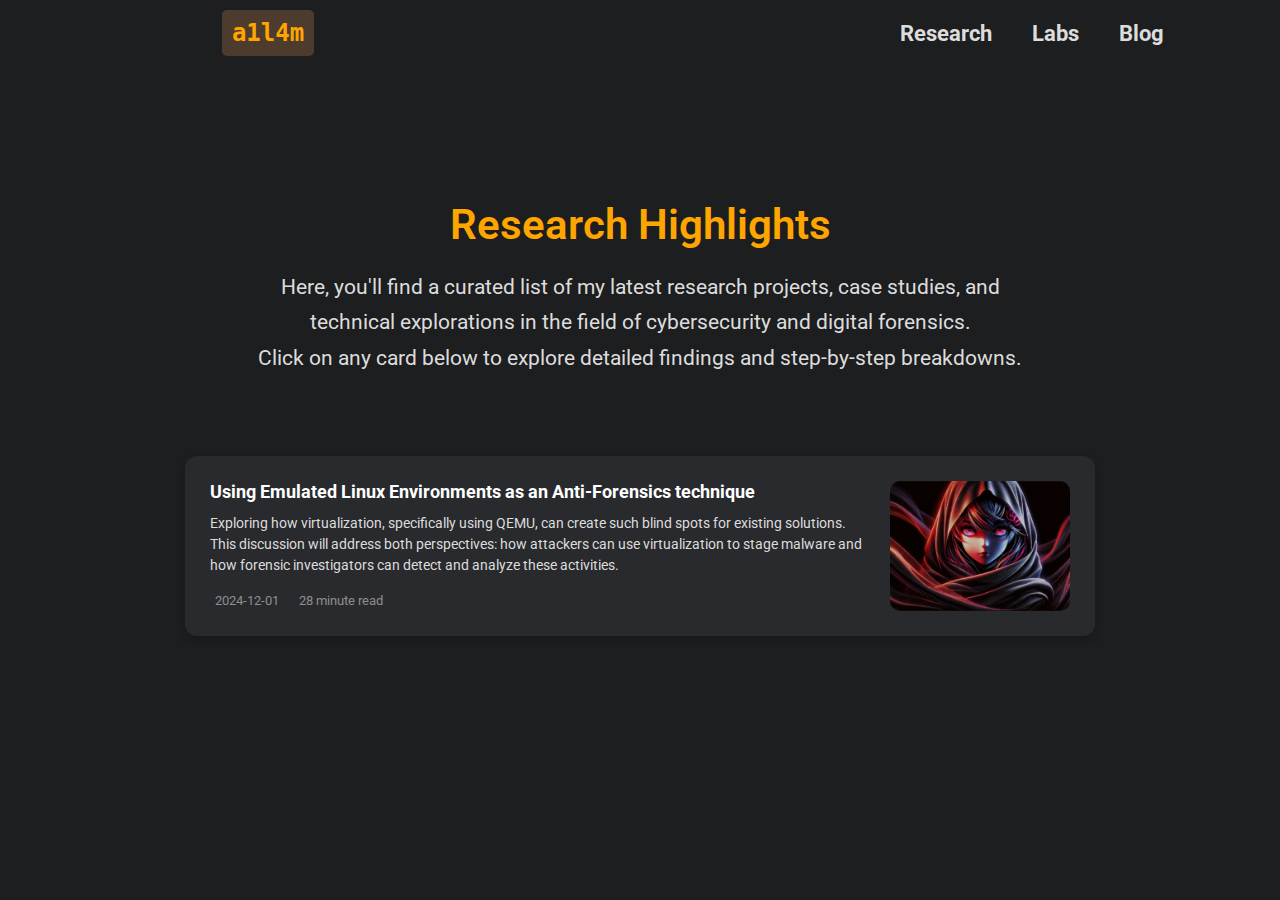
<file: research/index.html>
<!DOCTYPE html>
<html lang="en">
<head>
    <meta charset="UTF-8">
    <meta name="viewport" content="width=device-width, initial-scale=1.0">
    <title>Research</title>
	<meta property="og:description" content="Here, you'll find a curated list of my latest research projects, case studies, and technical explorations in the field of cybersecurity and digital forensics." />
	<meta property="og:title" content="Research Highlights" />
	<meta property="og:url" content="https://a1l4m.github.io/index.html" />
    <meta property="og:image" content="https://a1l4m.github.io/labs/images/mainthumbnail.png">
    <meta property="og:image:width" content="1200" />
    <meta property="og:image:height" content="627" />
    <meta property="og:type" content="website" />
    <link rel="stylesheet" href="https://stackpath.bootstrapcdn.com/bootstrap/5.3.0/css/bootstrap.min.css">
    <link rel="stylesheet" href="https://fonts.googleapis.com/css2?family=Roboto:wght@400;500;700&display=swap">
    <style>
        body {
            background-color: #1d1e20; /* Matching root index.html background */
            color: #dadadb; /* Matching root text color */
            font-family: "Roboto", Arial, sans-serif;
            margin: 0;
            padding: 0;
        }

        .research-container {
            max-width: 950px; /* Adjusted container width for moderate card size */
            margin: 30px auto; /* Added some space at the top and bottom */
            padding: 20px;
        }

        .research-card {
            background-color: #282a2d; /* Card background matching root index.html */
            margin: 20px 0; /* Moderate space between cards */
            padding: 25px; /* Adjusted padding for slightly larger cards */
            border-radius: 12px; /* Slightly rounded corners */
            box-shadow: 0 4px 8px rgba(0, 0, 0, 0.2); /* Subtle shadow */
            display: flex;
            justify-content: space-between;
            align-items: flex-start;
            gap: 20px;
            transition: transform 0.3s, box-shadow 0.3s;
            cursor: pointer;
        }

        .research-card:hover {
            transform: translateY(-7px); /* Moderate lift effect on hover */
            box-shadow: 0 6px 12px rgba(0, 0, 0, 0.3); /* Slightly stronger shadow on hover */
        }

        .research-card img {
            width: 180px; /* Moderately sized image */
            height: 130px;
            border-radius: 10px;
            object-fit: cover;
        }

        .research-card-content {
            flex: 1;
            display: flex;
            flex-direction: column;
        }

        .research-card-content h2 {
            color: #ffffff; /* Matching root index.html text */
            margin: 0 0 10px; /* Moderate space below the title */
            font-size: 18px; /* Slightly larger font size for title */
            font-weight: 700;
        }

        .research-card-content p {
            color: #dcdcdc; /* Subdued light text color for description */
            margin: 0 0 15px; /* Moderate space below the description */
            font-size: 14px; /* Moderate font size for readability */
        }

        .meta {
            display: flex;
            gap: 15px; /* Moderate gap between metadata items */
            align-items: center;
            color: #8e8e8e;
            font-size: 13px; /* Slightly larger font size for metadata */
            margin-top: auto;
        }

        .meta span {
            display: flex;
            align-items: center;
            gap: 5px;
        }

        .meta span i {
            font-size: 14px; /* Moderate icon size for better visibility */
        }
		
        /* Navbar Styles */
        .navbar {
            display: flex;
            justify-content: space-between;
            align-items: center;
            height: 50px;
            padding: 10px 20px;

        }
        .navbar .left, .navbar .right {
            flex: 1;
            display: flex;
            justify-content: center;
        }
        .navbar .center {
            flex: 0.5;
            text-align: center;
        }
        .navbar a {
            color: #dcdcdc; /* Off-white color */
            text-decoration: none;
            font-size: 22px;
            font-weight: bold;
            cursor: pointer;
            transition: color 0.3s;
        }
        .navbar a:hover {
            color: #ffffff; /* Bright white on hover */
        }
        .navbar .right a {
            margin-left: 40px; /* Adds space between MyLabs and Blog */
        }

.navbar .left a {
    background-color: #4D3C2E; /* Dark brown color */
    color: #FFA500; /* Bright orange color */
    padding: 5px 10px;
    border-radius: 5px;
    font-family: monospace; /* Similar font */
    font-size: 24px;
    font-weight: 600; /* Slightly bold to match the Premium style */
    transition: background-color 0.3s, color 0.3s;
}

.navbar .left a:hover {
    background-color: #5B4736; /* Slightly lighter dark brown on hover */
    color: #FF8C00; /* Brighter orange on hover */
}

.intro-section {
    padding-top: 60px; /* Add padding instead of margin for consistent spacing */
    margin: 0 auto 40px auto; /* Ensure other margins are preserved */
    max-width: 800px;
    color: #dadadb;
    text-align: center;
}


.intro-section h1 {
    font-size: 2.6rem; /* Similar to the header font size in the example */
    color: #FFA500; /* Bright orange to match theme */
    font-weight: 600; /* Bold font for emphasis */
    text-align: center;
    margin: 10px 0 20px 0; /* Add space around */
}

.intro-section p {
    font-size: 1.3rem; /* Adjusted for readability */
    line-height: 1.7; /* Improve spacing between lines */
    color: #dcdcdc; /* Slightly subdued for text */
    text-align: center; /* Center-align like the example */
    max-width: 800px; /* Limit width for readability */
    margin: 0 auto 40px auto; /* Centered and spaced below */
}

		
.intro-section {
    text-align: center;
    margin: 80px auto 40px auto; /* Increased top margin to 60px for more space */
    max-width: 800px;
    color: #dadadb;
}

    /* Heartbeat animation */
    #animated-header-content {
        animation: heartbeat 10s infinite; /* Runs every 10 seconds, infinitely */
        transform-origin: center center; /* Sets the scale transformation's origin */
    }

    @keyframes heartbeat {
        0% {
            transform: scale(1);
        }
        25% {
            transform: scale(1.1);
        }
        50% {
            transform: scale(1);
        }
        75% {
            transform: scale(1.1);
        }
        100% {
            transform: scale(1);
        }
    }
    </style>
</head>
<body>
<div class="navbar-container">
    <!-- Navbar -->
		<nav class="navbar">
			<div class="left">
				<a href="/index.html">a1l4m</a>
			</div>
			<div class="center"></div>
			<div class="right">
				<a href="/research/index.html">Research</a>
				<a href="/labs/index.html">Labs</a>
				<a href="https://a1l4m.medium.com" target="_blank">Blog</a>
			</div>
		</nav>
</div>

<div class="intro-section">
    <h1 id="animated-header-content">Research Highlights</h1>
    <p>
        Here, you'll find a curated list of my latest research projects, case studies, and technical explorations in the field of cybersecurity and digital forensics.
        <br>
        Click on any card below to explore detailed findings and step-by-step breakdowns.
    </p>
</div>

<div class="research-container" id="research-container">
    <!-- Cards will be dynamically added here -->
</div>


<script>
async function fetchResearchFiles() {
    const container = document.getElementById('research-container');

    // Clear the container
    container.innerHTML = "";

    // Fetch the file list dynamically using research.json
    const response = await fetch('research.json'); // Assumes research.json is in the same directory as index.html
    const researchFiles = await response.json();

    for (const file of researchFiles) {
        try {
            const { title, description, thumbnail, path, date } = file;

            // Fetch the content of the research file for word count
            const fileResponse = await fetch(path);
            const fileContent = await fileResponse.text();

            // Calculate reading time based on the file content
            const wordCount = fileContent.split(/\s+/).length;
            const readingTime = Math.ceil(wordCount / 200); // Average reading speed: 200 WPM

            // Create card
            const card = document.createElement('div');
            card.className = 'research-card';
            card.onclick = () => {
                window.location.href = path; // Navigate to the file when card is clicked
            };

            card.innerHTML = `
                <div class="research-card-content">
                    <h2>${title || 'Untitled'}</h2>
                    <p>${description || 'No description available.'}</p>
                    <div class="meta">
                        <span><i class="fa fa-calendar"></i> ${date || 'Unknown date'}</span>
                        <span><i class="fa fa-clock-o"></i> ${readingTime || 1} minute read</span>
                    </div>
                </div>
                <img src="${thumbnail || 'default-thumbnail.png'}" alt="${title || 'No title'}">
            `;
            container.appendChild(card);
        } catch (error) {
            console.error(`Error processing file: ${file.path}`, error);
        }
    }
}

// Initial fetch of research files
fetchResearchFiles();


</script>
</body>
</html>
</file>
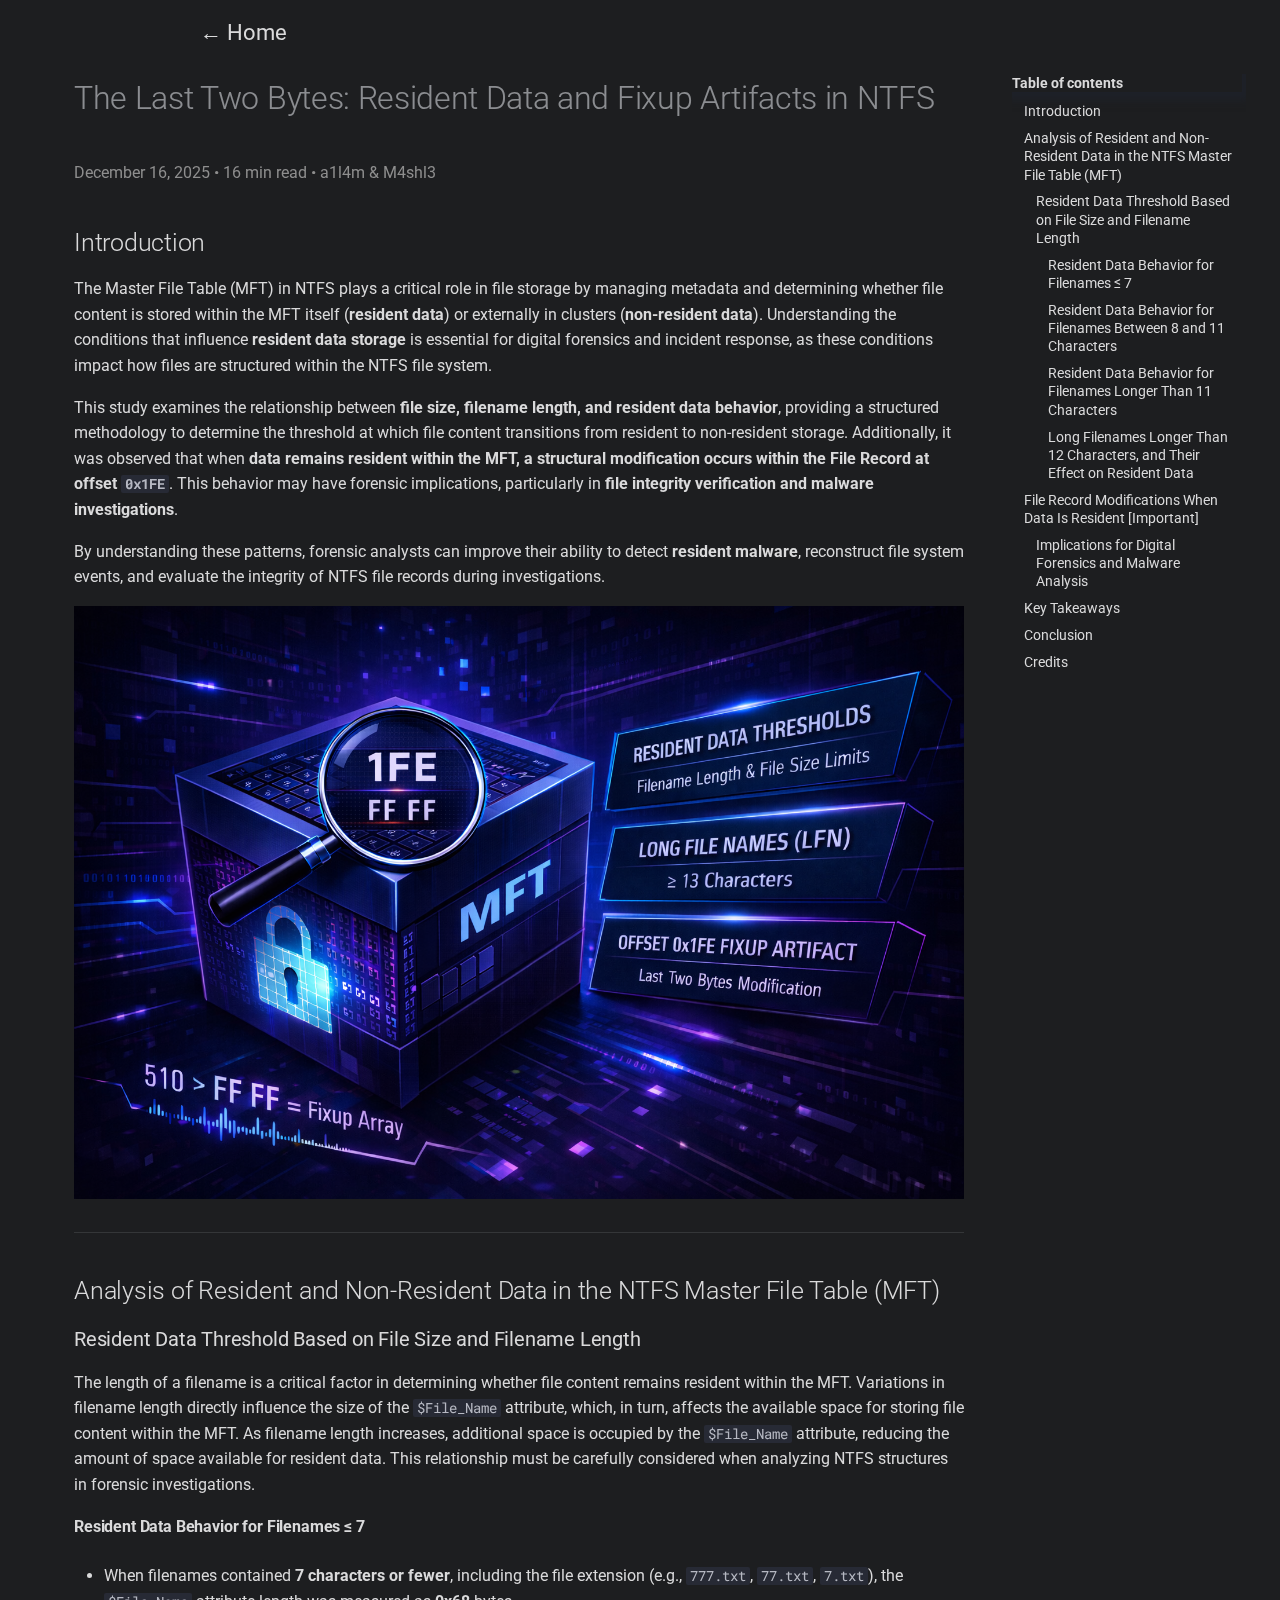
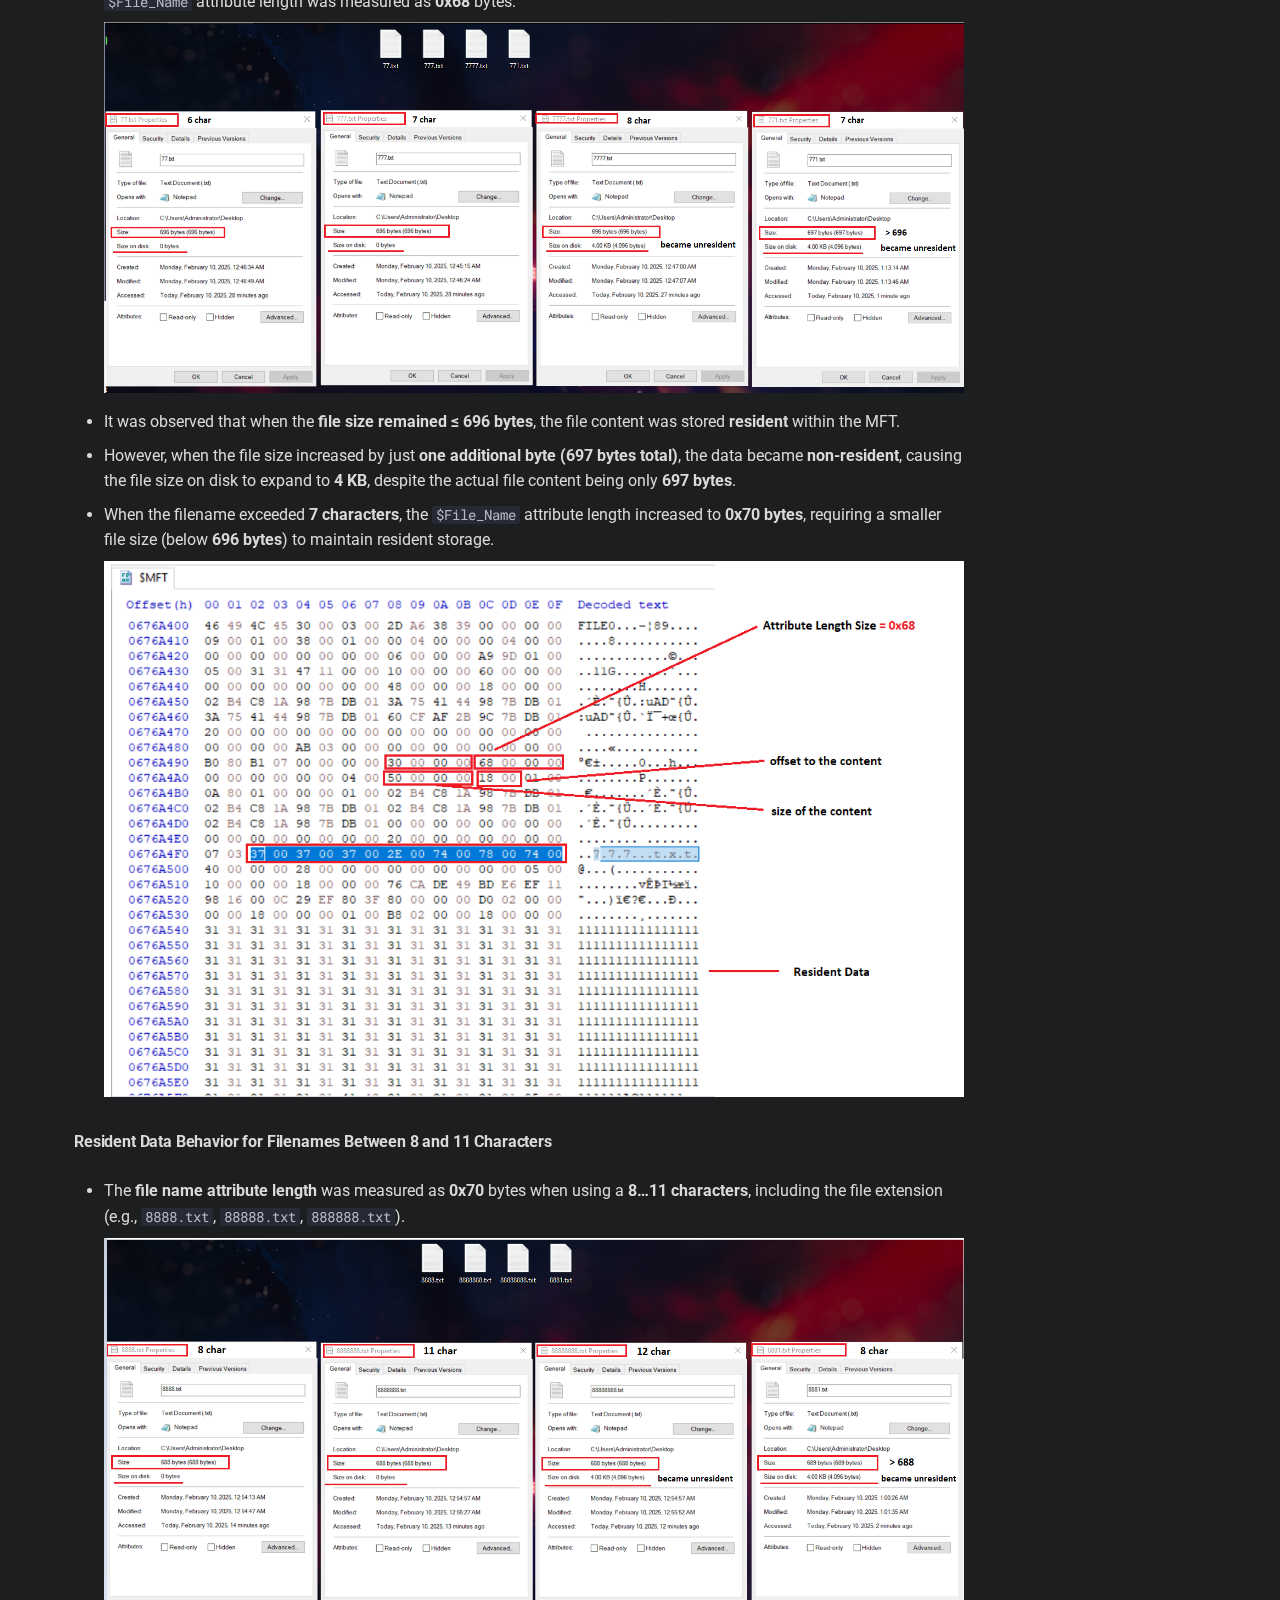
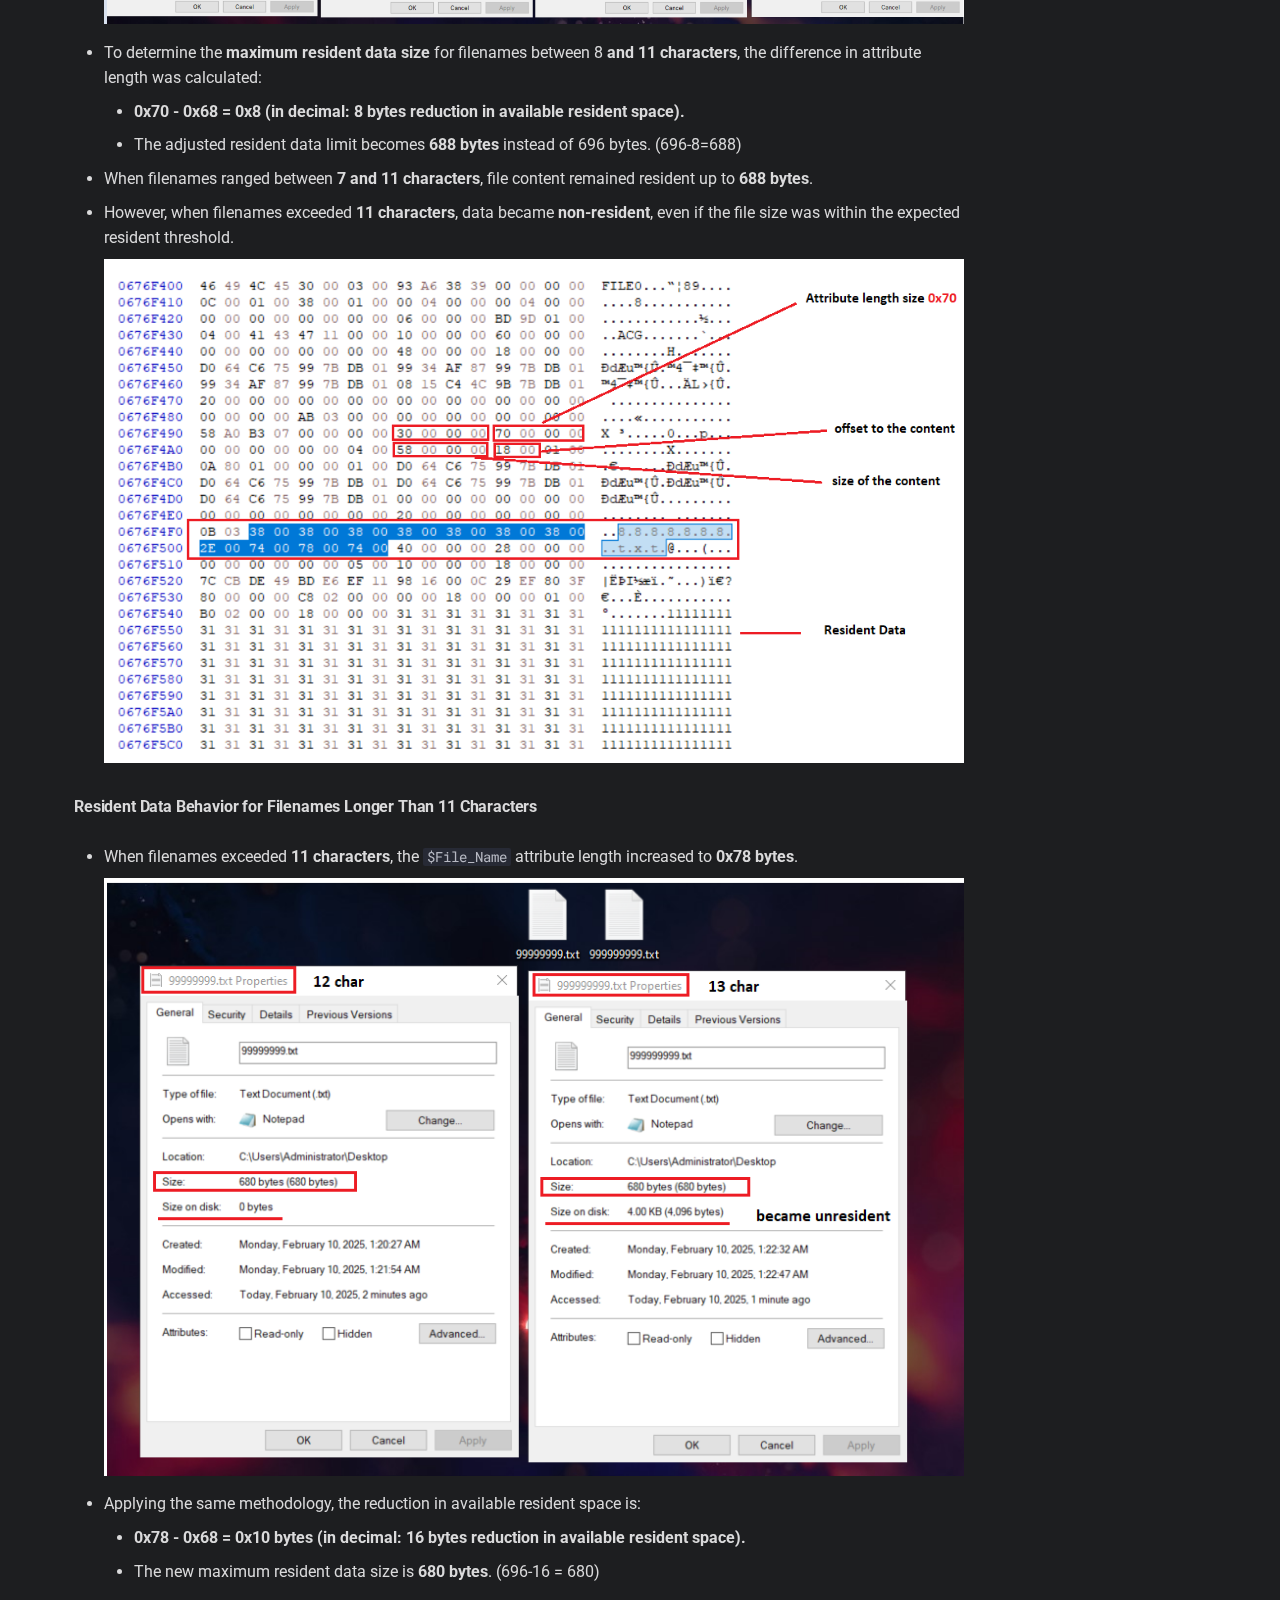
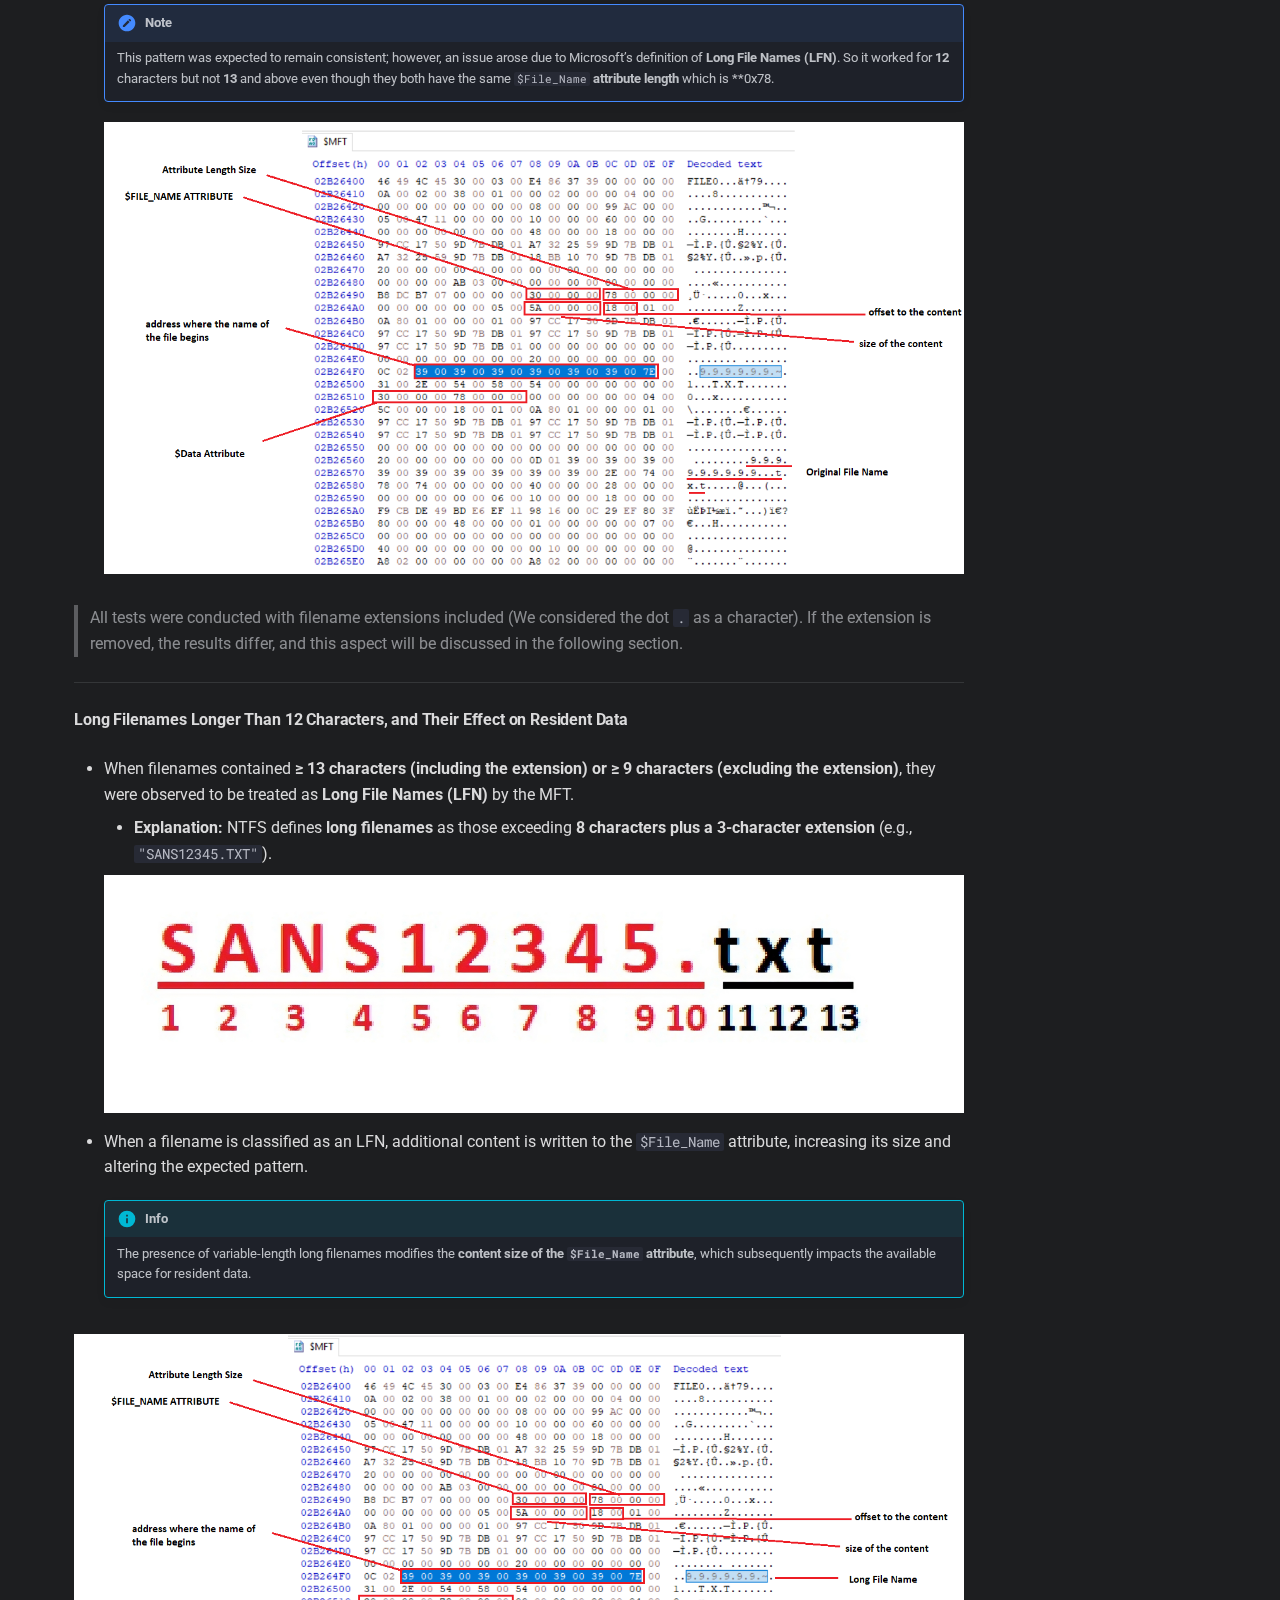
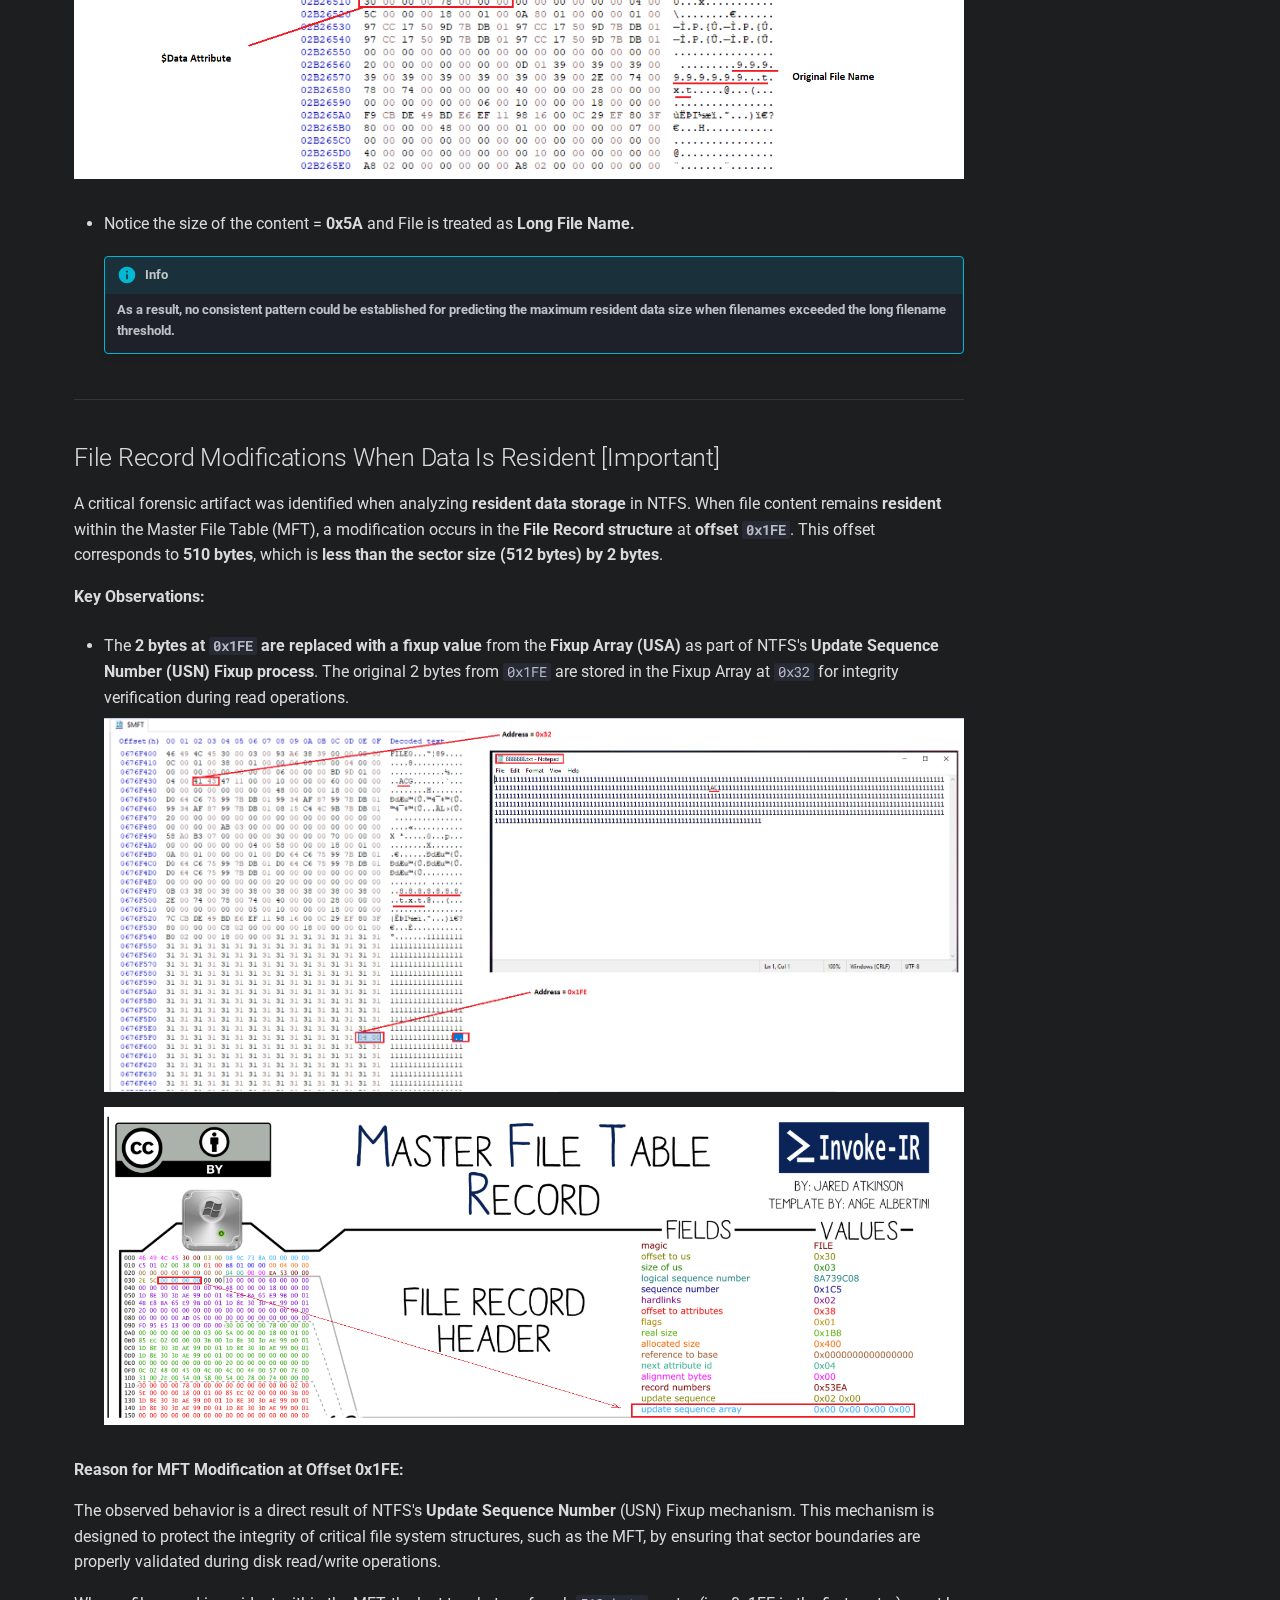
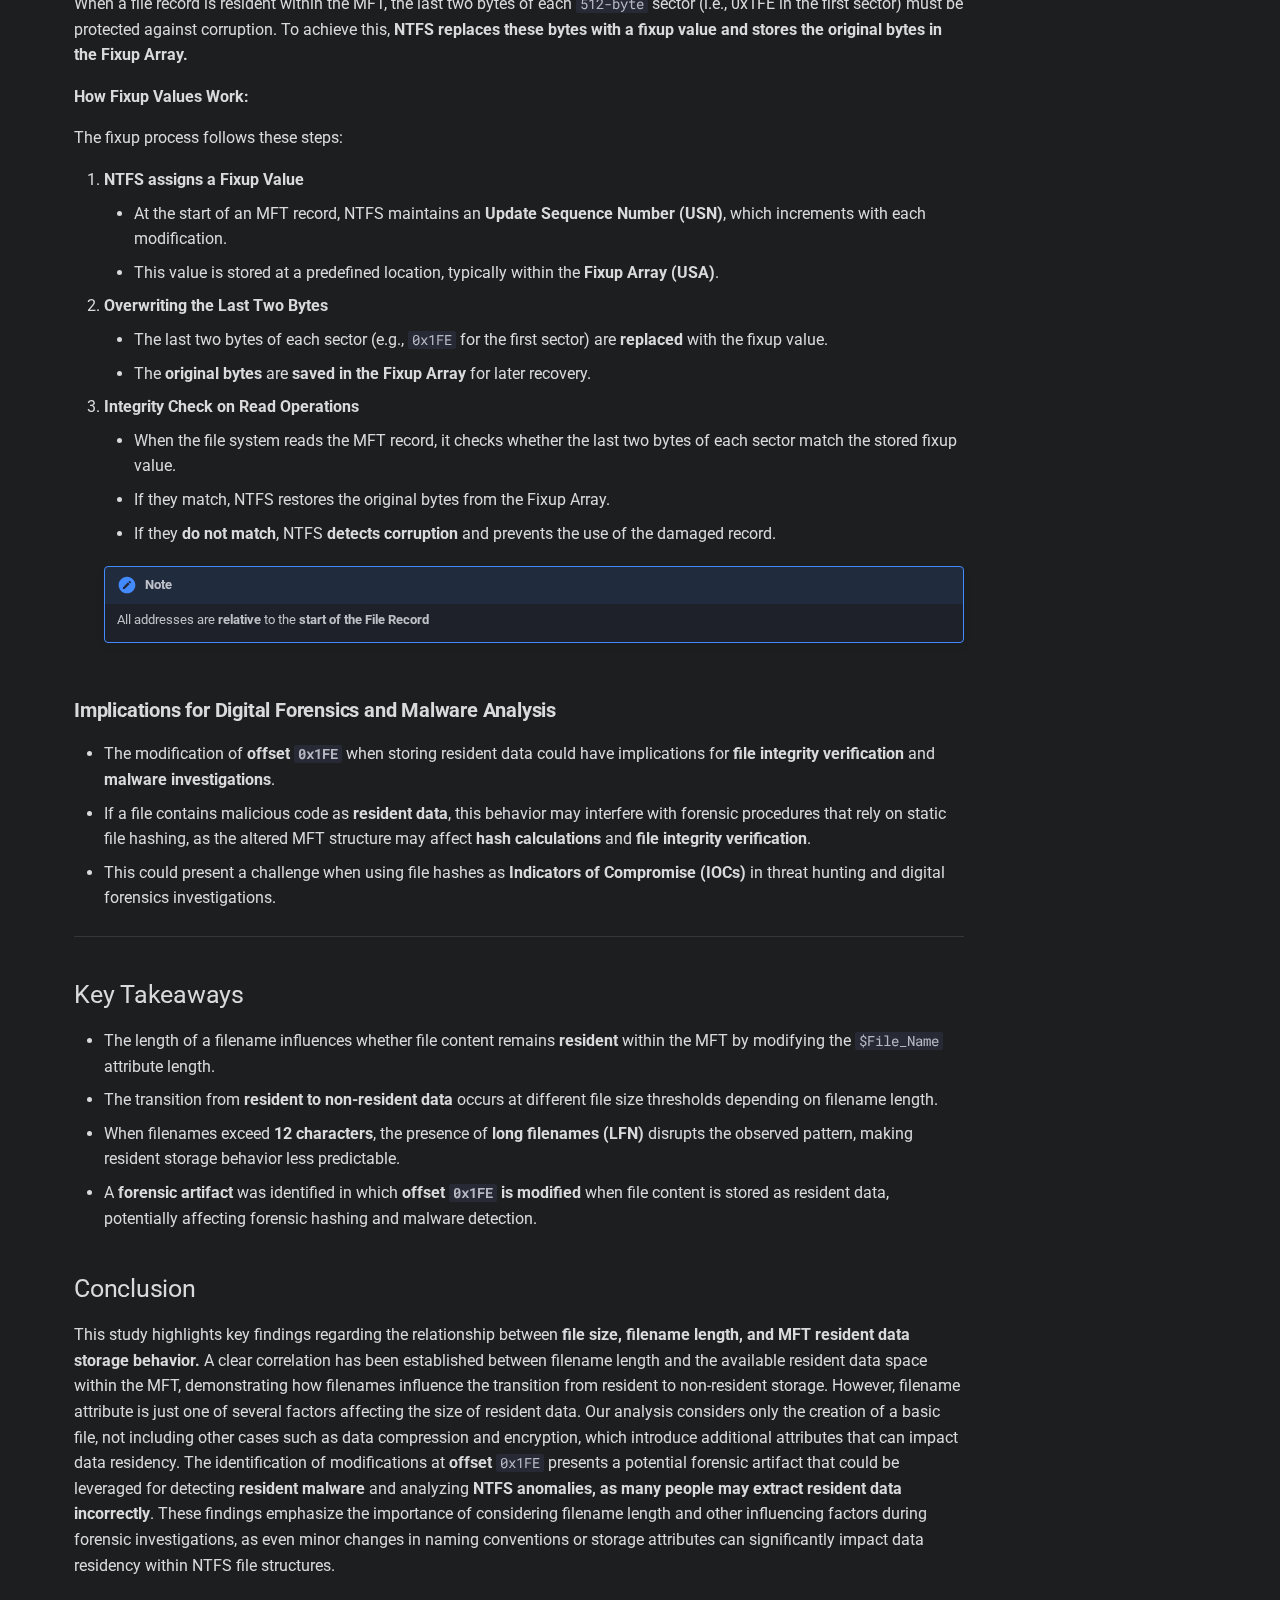
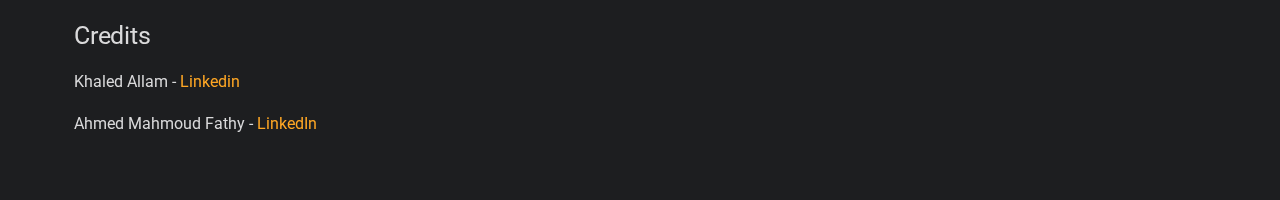
<file: research/posts/MFT/index.html>
<!doctype html>
<html lang="en" class="no-js">
  <head>
    
    <meta charset="utf-8">
    <meta name="viewport" content="width=device-width,initial-scale=1">
	
    <link rel="icon" href="https://a1l4m.github.io/favicon.ico" type="image/x-icon">
    <title>The Last Two Bytes: Resident Data and Fixup Artifacts in NTFS</title>
	<meta property="og:title" content="The Last Two Bytes: Resident Data and Fixup Artifacts in NTFS" />
     <meta property="og:description" content="An in-depth analysis of NTFS resident data thresholds, revealing how filename length influences data residency and exposing a fixup artifact at offset 0x1FE with direct forensic implications." />
	<meta property="og:image" content="img/background.png">
	<meta property="og:image:width" content="1200" />
	<meta property="og:image:height" content="627" />
	<meta property="og:type" content="website" />
      
      
        <link rel="canonical" href="https://a1l4m.github.io/index.html/">
      
      
      
      
      <link rel="icon" href="assets/images/favicon.png">
      <meta name="generator" content="mkdocs-1.6.1, mkdocs-material-9.6.3">
    
    
      
        <title>My Docs</title>
      
    
    
      <link rel="stylesheet" href="assets/stylesheets/main.d7758b05.min.css">
      
        
        <link rel="stylesheet" href="assets/stylesheets/palette.06af60db.min.css">
      
      


    
    
      
    
    
      
        
        
        <link rel="preconnect" href="https://fonts.gstatic.com" crossorigin>
        <link rel="stylesheet" href="https://fonts.googleapis.com/css?family=Roboto:300,300i,400,400i,700,700i%7CRoboto+Mono:400,400i,700,700i&display=fallback">
        <style>:root{--md-text-font:"Roboto";--md-code-font:"Roboto Mono"}</style>
      
    
    
      <link rel="stylesheet" href="extra.css">
    
    <script>__md_scope=new URL(".",location),__md_hash=e=>[...e].reduce(((e,_)=>(e<<5)-e+_.charCodeAt(0)),0),__md_get=(e,_=localStorage,t=__md_scope)=>JSON.parse(_.getItem(t.pathname+"."+e)),__md_set=(e,_,t=localStorage,a=__md_scope)=>{try{t.setItem(a.pathname+"."+e,JSON.stringify(_))}catch(e){}}</script>
    
      

    
    
    
  </head>
  
  
    
    
    
    
    
    <body dir="ltr" data-md-color-scheme="slate" data-md-color-primary="orange" data-md-color-accent="indigo">
  
    
    <input class="md-toggle" data-md-toggle="drawer" type="checkbox" id="__drawer" autocomplete="off">
    <input class="md-toggle" data-md-toggle="search" type="checkbox" id="__search" autocomplete="off">
    <label class="md-overlay" for="__drawer"></label>
    <div data-md-component="skip">
      
        
        <a href="#the-last-two-bytes-resident-data-and-fixup-artifacts-in-ntfs" class="md-skip">
          Skip to content
        </a>
      
    </div>
    <div data-md-component="announce">
      
    </div>
    
    
      

  

<header class="md-header md-header--shadow" data-md-component="header">
  <nav class="md-header__inner md-grid" aria-label="Header">
    <a href="." title="My Docs" class="md-header__button md-logo" aria-label="My Docs" data-md-component="logo">
      
  
  <svg xmlns="http://www.w3.org/2000/svg" viewBox="0 0 24 24"><path d="M12 8a3 3 0 0 0 3-3 3 3 0 0 0-3-3 3 3 0 0 0-3 3 3 3 0 0 0 3 3m0 3.54C9.64 9.35 6.5 8 3 8v11c3.5 0 6.64 1.35 9 3.54 2.36-2.19 5.5-3.54 9-3.54V8c-3.5 0-6.64 1.35-9 3.54"/></svg>

    </a>
    <label class="md-header__button md-icon" for="__drawer">
      
      <svg xmlns="http://www.w3.org/2000/svg" viewBox="0 0 24 24"><path d="M3 6h18v2H3zm0 5h18v2H3zm0 5h18v2H3z"/></svg>
    </label>
    <div class="md-header__title" data-md-component="header-title">
      <div class="md-header__ellipsis">
        <div class="md-header__topic">
          <span class="md-ellipsis">
            My Docs
          </span>
        </div>
        <div class="md-header__topic" data-md-component="header-topic">
          <span class="md-ellipsis">
            
              The Last Two Bytes: Resident Data and Fixup Artifacts in NTFS
            
          </span>
        </div>
      </div>
    </div>
    
      
    
    
    
    
      <label class="md-header__button md-icon" for="__search">
        
        <svg xmlns="http://www.w3.org/2000/svg" viewBox="0 0 24 24"><path d="M9.5 3A6.5 6.5 0 0 1 16 9.5c0 1.61-.59 3.09-1.56 4.23l.27.27h.79l5 5-1.5 1.5-5-5v-.79l-.27-.27A6.52 6.52 0 0 1 9.5 16 6.5 6.5 0 0 1 3 9.5 6.5 6.5 0 0 1 9.5 3m0 2C7 5 5 7 5 9.5S7 14 9.5 14 14 12 14 9.5 12 5 9.5 5"/></svg>
      </label>
      <div class="md-search" data-md-component="search" role="dialog">
  <label class="md-search__overlay" for="__search"></label>
  <div class="md-search__inner" role="search">
    <form class="md-search__form" name="search">
      <input type="text" class="md-search__input" name="query" aria-label="Search" placeholder="Search" autocapitalize="off" autocorrect="off" autocomplete="off" spellcheck="false" data-md-component="search-query" required>
      <label class="md-search__icon md-icon" for="__search">
        
        <svg xmlns="http://www.w3.org/2000/svg" viewBox="0 0 24 24"><path d="M9.5 3A6.5 6.5 0 0 1 16 9.5c0 1.61-.59 3.09-1.56 4.23l.27.27h.79l5 5-1.5 1.5-5-5v-.79l-.27-.27A6.52 6.52 0 0 1 9.5 16 6.5 6.5 0 0 1 3 9.5 6.5 6.5 0 0 1 9.5 3m0 2C7 5 5 7 5 9.5S7 14 9.5 14 14 12 14 9.5 12 5 9.5 5"/></svg>
        
        <svg xmlns="http://www.w3.org/2000/svg" viewBox="0 0 24 24"><path d="M20 11v2H8l5.5 5.5-1.42 1.42L4.16 12l7.92-7.92L13.5 5.5 8 11z"/></svg>
      </label>
      <nav class="md-search__options" aria-label="Search">
        
        <button type="reset" class="md-search__icon md-icon" title="Clear" aria-label="Clear" tabindex="-1">
          
          <svg xmlns="http://www.w3.org/2000/svg" viewBox="0 0 24 24"><path d="M19 6.41 17.59 5 12 10.59 6.41 5 5 6.41 10.59 12 5 17.59 6.41 19 12 13.41 17.59 19 19 17.59 13.41 12z"/></svg>
        </button>
      </nav>
      
    </form>
    <div class="md-search__output">
      <div class="md-search__scrollwrap" tabindex="0" data-md-scrollfix>
        <div class="md-search-result" data-md-component="search-result">
          <div class="md-search-result__meta">
            Initializing search
          </div>
          <ol class="md-search-result__list" role="presentation"></ol>
        </div>
      </div>
    </div>
  </div>
</div>
    
    
  </nav>
  
</header>
    
    <div class="md-container" data-md-component="container">
      
      
        
          
        
      
      <main class="md-main" data-md-component="main">
        <div class="md-main__inner md-grid">
          
            
              
              <div class="md-sidebar md-sidebar--primary" data-md-component="sidebar" data-md-type="navigation" >
                <div class="md-sidebar__scrollwrap">
                  <div class="md-sidebar__inner">
                    



<nav class="md-nav md-nav--primary" aria-label="Navigation" data-md-level="0">
  <label class="md-nav__title" for="__drawer">
    <a href="." title="My Docs" class="md-nav__button md-logo" aria-label="My Docs" data-md-component="logo">
      
  
  <svg xmlns="http://www.w3.org/2000/svg" viewBox="0 0 24 24"><path d="M12 8a3 3 0 0 0 3-3 3 3 0 0 0-3-3 3 3 0 0 0-3 3 3 3 0 0 0 3 3m0 3.54C9.64 9.35 6.5 8 3 8v11c3.5 0 6.64 1.35 9 3.54 2.36-2.19 5.5-3.54 9-3.54V8c-3.5 0-6.64 1.35-9 3.54"/></svg>

    </a>
    My Docs
  </label>
  
  <ul class="md-nav__list" data-md-scrollfix>
    
      
      
  
  
    
  
  
  
    <li class="md-nav__item md-nav__item--active">
      
      <input class="md-nav__toggle md-toggle" type="checkbox" id="__toc">
      
      
        
      
      
        <label class="md-nav__link md-nav__link--active" for="__toc">
          
  
  <span class="md-ellipsis">
    The Last Two Bytes: Resident Data and Fixup Artifacts in NTFS
    
  </span>
  

          <span class="md-nav__icon md-icon"></span>
        </label>
      
      <a href="." class="md-nav__link md-nav__link--active">
        
  
  <span class="md-ellipsis">
    The Last Two Bytes: Resident Data and Fixup Artifacts in NTFS
    
  </span>
  

      </a>
      
        

<nav class="md-nav md-nav--secondary" aria-label="Table of contents">
  
  
  
    
  
  
    <label class="md-nav__title" for="__toc">
      <span class="md-nav__icon md-icon"></span>
      Table of contents
    </label>
    <ul class="md-nav__list" data-md-component="toc" data-md-scrollfix>
      
        <li class="md-nav__item">
  <a href="#introduction" class="md-nav__link">
    <span class="md-ellipsis">
      Introduction
    </span>
  </a>
  
</li>
      
        <li class="md-nav__item">
  <a href="#analysis-of-resident-and-non-resident-data-in-the-ntfs-master-file-table-mft" class="md-nav__link">
    <span class="md-ellipsis">
      Analysis of Resident and Non-Resident Data in the NTFS Master File Table (MFT)
    </span>
  </a>
  
    <nav class="md-nav" aria-label="Analysis of Resident and Non-Resident Data in the NTFS Master File Table (MFT)">
      <ul class="md-nav__list">
        
          <li class="md-nav__item">
  <a href="#resident-data-threshold-based-on-file-size-and-filename-length" class="md-nav__link">
    <span class="md-ellipsis">
      Resident Data Threshold Based on File Size and Filename Length
    </span>
  </a>
  
    <nav class="md-nav" aria-label="Resident Data Threshold Based on File Size and Filename Length">
      <ul class="md-nav__list">
        
          <li class="md-nav__item">
  <a href="#resident-data-behavior-for-filenames-7" class="md-nav__link">
    <span class="md-ellipsis">
      Resident Data Behavior for Filenames ≤ 7
    </span>
  </a>
  
</li>
        
          <li class="md-nav__item">
  <a href="#resident-data-behavior-for-filenames-between-8-and-11-characters" class="md-nav__link">
    <span class="md-ellipsis">
      Resident Data Behavior for Filenames Between 8 and 11 Characters
    </span>
  </a>
  
</li>
        
          <li class="md-nav__item">
  <a href="#resident-data-behavior-for-filenames-longer-than-11-characters" class="md-nav__link">
    <span class="md-ellipsis">
      Resident Data Behavior for Filenames Longer Than 11 Characters
    </span>
  </a>
  
</li>
        
          <li class="md-nav__item">
  <a href="#long-filenames-longer-than-12-characters-and-their-effect-on-resident-data" class="md-nav__link">
    <span class="md-ellipsis">
      Long Filenames Longer Than 12 Characters, and Their Effect on Resident Data
    </span>
  </a>
  
</li>
        
      </ul>
    </nav>
  
</li>
        
      </ul>
    </nav>
  
</li>
      
        <li class="md-nav__item">
  <a href="#file-record-modifications-when-data-is-resident-important" class="md-nav__link">
    <span class="md-ellipsis">
      File Record Modifications When Data Is Resident [Important]
    </span>
  </a>
  
    <nav class="md-nav" aria-label="File Record Modifications When Data Is Resident [Important]">
      <ul class="md-nav__list">
        
          <li class="md-nav__item">
  <a href="#implications-for-digital-forensics-and-malware-analysis" class="md-nav__link">
    <span class="md-ellipsis">
      Implications for Digital Forensics and Malware Analysis
    </span>
  </a>
  
</li>
        
      </ul>
    </nav>
  
</li>
      
        <li class="md-nav__item">
  <a href="#key-takeaways" class="md-nav__link">
    <span class="md-ellipsis">
      Key Takeaways
    </span>
  </a>
  
</li>
      
        <li class="md-nav__item">
  <a href="#conclusion" class="md-nav__link">
    <span class="md-ellipsis">
      Conclusion
    </span>
  </a>
  
</li>
      
        <li class="md-nav__item">
  <a href="#credits" class="md-nav__link">
    <span class="md-ellipsis">
      Credits
    </span>
  </a>
  
</li>
      
    </ul>
  
</nav>
      
    </li>
  

    
  </ul>
</nav>
                  </div>
                </div>
              </div>
            
            
              
              <div class="md-sidebar md-sidebar--secondary" data-md-component="sidebar" data-md-type="toc" >
                <div class="md-sidebar__scrollwrap">
                  <div class="md-sidebar__inner">
                    

<nav class="md-nav md-nav--secondary" aria-label="Table of contents">
  
  
  
    
  
  
    <label class="md-nav__title" for="__toc">
      <span class="md-nav__icon md-icon"></span>
      Table of contents
    </label>
    <ul class="md-nav__list" data-md-component="toc" data-md-scrollfix>
      
        <li class="md-nav__item">
  <a href="#introduction" class="md-nav__link">
    <span class="md-ellipsis">
      Introduction
    </span>
  </a>
  
</li>
      
        <li class="md-nav__item">
  <a href="#analysis-of-resident-and-non-resident-data-in-the-ntfs-master-file-table-mft" class="md-nav__link">
    <span class="md-ellipsis">
      Analysis of Resident and Non-Resident Data in the NTFS Master File Table (MFT)
    </span>
  </a>
  
    <nav class="md-nav" aria-label="Analysis of Resident and Non-Resident Data in the NTFS Master File Table (MFT)">
      <ul class="md-nav__list">
        
          <li class="md-nav__item">
  <a href="#resident-data-threshold-based-on-file-size-and-filename-length" class="md-nav__link">
    <span class="md-ellipsis">
      Resident Data Threshold Based on File Size and Filename Length
    </span>
  </a>
  
    <nav class="md-nav" aria-label="Resident Data Threshold Based on File Size and Filename Length">
      <ul class="md-nav__list">
        
          <li class="md-nav__item">
  <a href="#resident-data-behavior-for-filenames-7" class="md-nav__link">
    <span class="md-ellipsis">
      Resident Data Behavior for Filenames ≤ 7
    </span>
  </a>
  
</li>
        
          <li class="md-nav__item">
  <a href="#resident-data-behavior-for-filenames-between-8-and-11-characters" class="md-nav__link">
    <span class="md-ellipsis">
      Resident Data Behavior for Filenames Between 8 and 11 Characters
    </span>
  </a>
  
</li>
        
          <li class="md-nav__item">
  <a href="#resident-data-behavior-for-filenames-longer-than-11-characters" class="md-nav__link">
    <span class="md-ellipsis">
      Resident Data Behavior for Filenames Longer Than 11 Characters
    </span>
  </a>
  
</li>
        
          <li class="md-nav__item">
  <a href="#long-filenames-longer-than-12-characters-and-their-effect-on-resident-data" class="md-nav__link">
    <span class="md-ellipsis">
      Long Filenames Longer Than 12 Characters, and Their Effect on Resident Data
    </span>
  </a>
  
</li>
        
      </ul>
    </nav>
  
</li>
        
      </ul>
    </nav>
  
</li>
      
        <li class="md-nav__item">
  <a href="#file-record-modifications-when-data-is-resident-important" class="md-nav__link">
    <span class="md-ellipsis">
      File Record Modifications When Data Is Resident [Important]
    </span>
  </a>
  
    <nav class="md-nav" aria-label="File Record Modifications When Data Is Resident [Important]">
      <ul class="md-nav__list">
        
          <li class="md-nav__item">
  <a href="#implications-for-digital-forensics-and-malware-analysis" class="md-nav__link">
    <span class="md-ellipsis">
      Implications for Digital Forensics and Malware Analysis
    </span>
  </a>
  
</li>
        
      </ul>
    </nav>
  
</li>
      
        <li class="md-nav__item">
  <a href="#key-takeaways" class="md-nav__link">
    <span class="md-ellipsis">
      Key Takeaways
    </span>
  </a>
  
</li>
      
        <li class="md-nav__item">
  <a href="#conclusion" class="md-nav__link">
    <span class="md-ellipsis">
      Conclusion
    </span>
  </a>
  
</li>
      
        <li class="md-nav__item">
  <a href="#credits" class="md-nav__link">
    <span class="md-ellipsis">
      Credits
    </span>
  </a>
  
</li>
      
    </ul>
  
</nav>
                  </div>
                </div>
              </div>
            
          
          
            <div class="md-content" data-md-component="content">
              <article class="md-content__inner md-typeset">
                
                  



<h1 id="the-last-two-bytes-resident-data-and-fixup-artifacts-in-ntfs">The Last Two Bytes: Resident Data and Fixup Artifacts in NTFS</h1>

<p class="meta-info">
    December 16, 2025 &bull; 16 min read &bull; a1l4m & M4shl3
</p>
<style>.meta-info {
    font-size: 0.8rem; /* Font size for better readability */
    color: #8e8e8e; /* Gray color for metadata */
    margin: 0px 0 20px; /* Spacing around the metadata */
}
</style>

<h2 id="introduction">Introduction</h2>
<p>The Master File Table (MFT) in NTFS plays a critical role in file storage by managing metadata and determining whether file content is stored within the MFT itself (<strong>resident data</strong>) or externally in clusters (<strong>non-resident data</strong>). Understanding the conditions that influence <strong>resident data storage</strong> is essential for digital forensics and incident response, as these conditions impact how files are structured within the NTFS file system.</p>
<p>This study examines the relationship between <strong>file size, filename length, and resident data behavior</strong>, providing a structured methodology to determine the threshold at which file content transitions from resident to non-resident storage. Additionally, it was observed that when <strong>data remains resident within the MFT, a structural modification occurs within the File Record at offset <code>0x1FE</code></strong>. This behavior may have forensic implications, particularly in <strong>file integrity verification and malware investigations</strong>.</p>
<p>By understanding these patterns, forensic analysts can improve their ability to detect <strong>resident malware</strong>, reconstruct file system events, and evaluate the integrity of NTFS file records during investigations.</p>
<p><img alt="image.png" src="img/background.png" /></p>
<hr />
<h2 id="analysis-of-resident-and-non-resident-data-in-the-ntfs-master-file-table-mft">Analysis of Resident and Non-Resident Data in the NTFS Master File Table (MFT)</h2>
<h3 id="resident-data-threshold-based-on-file-size-and-filename-length">Resident Data Threshold Based on File Size and Filename Length</h3>
<p>The length of a filename is a critical factor in determining whether file content remains resident within the MFT. Variations in filename length directly influence the size of the <code>$File_Name</code> attribute, which, in turn, affects the available space for storing file content within the MFT. As filename length increases, additional space is occupied by the <code>$File_Name</code> attribute, reducing the amount of space available for resident data. This relationship must be carefully considered when analyzing NTFS structures in forensic investigations.</p>
<h4 id="resident-data-behavior-for-filenames-7">Resident Data Behavior for Filenames ≤ 7</h4>
<ul>
<li>
<p>When filenames contained <strong>7 characters or fewer</strong>, including the file extension (e.g., <code>777.txt</code>, <code>77.txt</code>, <code>7.txt</code>), the <code>$File_Name</code> attribute length was measured as <strong>0x68</strong> bytes.</p>
<p><img alt="image.png" src="img/image.png" /></p>
</li>
<li>
<p>It was observed that when the <strong>file size remained ≤ 696 bytes</strong>, the file content was stored <strong>resident</strong> within the MFT.</p>
</li>
<li>However, when the file size increased by just <strong>one additional byte (697 bytes total)</strong>, the data became <strong>non-resident</strong>, causing the file size on disk to expand to <strong>4 KB</strong>, despite the actual file content being only <strong>697 bytes</strong>.</li>
<li>
<p>When the filename exceeded <strong>7 characters</strong>, the <code>$File_Name</code> attribute length increased to <strong>0x70 bytes</strong>, requiring a smaller file size (below <strong>696 bytes</strong>) to maintain resident storage.</p>
<p><img alt="image.png" src="img/image%201.png" /></p>
</li>
</ul>
<h4 id="resident-data-behavior-for-filenames-between-8-and-11-characters">Resident Data Behavior for Filenames Between 8 and 11 Characters</h4>
<ul>
<li>
<p>The <strong>file name attribute length</strong> was measured as <strong>0x70</strong> bytes when using a <strong>8…11 characters</strong>, including the file extension (e.g., <code>8888.txt</code>, <code>88888.txt</code>, <code>888888.txt</code>).</p>
<p><img alt="image.png" src="img/image%202.png" /></p>
</li>
<li>
<p>To determine the <strong>maximum resident data size</strong> for filenames between 8 <strong>and 11 characters</strong>, the difference in attribute length was calculated:</p>
<ul>
<li><strong>0x70 - 0x68 = 0x8  (in decimal: 8 bytes reduction in available resident space).</strong></li>
<li>The adjusted resident data limit becomes <strong>688 bytes</strong> instead of 696 bytes. (696-8=688)</li>
</ul>
</li>
<li>When filenames ranged between <strong>7 and 11 characters</strong>, file content remained resident up to <strong>688 bytes</strong>.</li>
<li>
<p>However, when filenames exceeded <strong>11 characters</strong>, data became <strong>non-resident</strong>, even if the file size was within the expected resident threshold.</p>
<p><img alt="image.png" src="img/image%203.png" /></p>
</li>
</ul>
<h4 id="resident-data-behavior-for-filenames-longer-than-11-characters">Resident Data Behavior for Filenames Longer Than 11 Characters</h4>
<ul>
<li>
<p>When filenames exceeded <strong>11 characters</strong>, the <code>$File_Name</code> attribute length increased to <strong>0x78 bytes</strong>.</p>
<p><img alt="image.png" src="img/image%204.png" /></p>
</li>
<li>
<p>Applying the same methodology, the reduction in available resident space is:</p>
<ul>
<li><strong>0x78 - 0x68 = 0x10 bytes (in decimal: 16 bytes reduction in available resident space).</strong></li>
<li>The new maximum resident data size is <strong>680 bytes</strong>. (696-16 = 680)</li>
</ul>
<div class="admonition note">
<p class="admonition-title">Note</p>
<p>This pattern was expected to remain consistent; however, an issue arose due to Microsoft’s definition of <strong>Long File Names (LFN)</strong>. So it worked for <strong>12</strong> characters but not <strong>13</strong> and above even though they both have the same <code>$File_Name</code> <strong>attribute length</strong> which is **0x78.</p>
</div>
<p><img alt="image.png" src="img/image%205.png" /></p>
</li>
</ul>
<blockquote>
<p>All tests were conducted with filename extensions included (We considered the dot <code>.</code> as a character). If the extension is removed, the results differ, and this aspect will be discussed in the following section.</p>
</blockquote>
<hr />
<h4 id="long-filenames-longer-than-12-characters-and-their-effect-on-resident-data">Long Filenames Longer Than 12 Characters, and Their Effect on Resident Data</h4>
<ul>
<li>
<p>When filenames contained <strong>≥ 13 characters (including the extension) or ≥ 9 characters (excluding the extension)</strong>, they were observed to be treated as <strong>Long File Names (LFN)</strong> by the MFT.</p>
<ul>
<li><strong>Explanation:</strong> NTFS defines <strong>long filenames</strong> as those exceeding <strong>8 characters plus a 3-character extension</strong> (e.g., <code>"SANS12345.TXT"</code>).</li>
</ul>
<p><img alt="upscalemedia-transformed.png" src="img/upscalemedia-transformed.png" /></p>
</li>
<li>
<p>When a filename is classified as an LFN, additional content is written to the <code>$File_Name</code> attribute, increasing its size and altering the expected pattern.</p>
<div class="admonition info">
<p class="admonition-title">Info</p>
<p>The presence of variable-length long filenames modifies the <strong>content size of the <code>$File_Name</code> attribute</strong>, which subsequently impacts the available space for resident data.</p>
</div>
</li>
</ul>
<p><img alt="image.png" src="img/image%206.png" /></p>
<ul>
<li>
<p>Notice the size of the content = <strong>0x5A</strong>  and File is treated as <strong>Long File Name.</strong></p>
<div class="admonition info">
<p class="admonition-title">Info</p>
<p><strong>As a result, no consistent pattern could be established for predicting the maximum resident data size when filenames exceeded the long filename threshold.</strong></p>
</div>
</li>
</ul>
<hr />
<h2 id="file-record-modifications-when-data-is-resident-important">File Record Modifications When Data Is Resident [Important]</h2>
<p>A critical forensic artifact was identified when analyzing <strong>resident data storage</strong> in NTFS. When file content remains <strong>resident</strong> within the Master File Table (MFT), a modification occurs in the <strong>File Record structure</strong> at <strong>offset <code>0x1FE</code></strong>. This offset corresponds to <strong>510 bytes</strong>, which is <strong>less than the sector size (512 bytes) by 2 bytes</strong>.</p>
<p><strong>Key Observations:</strong></p>
<ul>
<li>
<p>The <strong>2 bytes at <code>0x1FE</code> are replaced with a fixup value</strong> from the <strong>Fixup Array (USA)</strong> as part of NTFS's <strong>Update Sequence Number (USN) Fixup process</strong>. The original 2 bytes from <code>0x1FE</code> are stored in the Fixup Array at <code>0x32</code> for integrity verification during read operations.</p>
<p><img alt="image.png" src="img/image%207.png" /></p>
<p><img alt="image.png" src="img/image%208.png" /></p>
</li>
</ul>
<p><strong>Reason for MFT Modification at Offset 0x1FE:</strong></p>
<p>The observed behavior is a direct result of NTFS's <strong>Update Sequence Number</strong> (USN) Fixup mechanism. This mechanism is designed to protect the integrity of critical file system structures, such as the MFT, by ensuring that sector boundaries are properly validated during disk read/write operations.</p>
<p>When a file record is resident within the MFT, the last two bytes of each <code>512-byte</code> sector (i.e., 0x1FE in the first sector) must be protected against corruption. To achieve this, <strong>NTFS replaces these bytes with a fixup value and stores the original bytes in the Fixup Array.</strong></p>
<p><strong>How Fixup Values Work:</strong></p>
<p>The fixup process follows these steps:</p>
<ol>
<li><strong>NTFS assigns a Fixup Value</strong><ul>
<li>At the start of an MFT record, NTFS maintains an <strong>Update Sequence Number (USN)</strong>, which increments with each modification.</li>
<li>This value is stored at a predefined location, typically within the <strong>Fixup Array (USA)</strong>.</li>
</ul>
</li>
<li><strong>Overwriting the Last Two Bytes</strong><ul>
<li>The last two bytes of each sector (e.g., <code>0x1FE</code> for the first sector) are <strong>replaced</strong> with the fixup value.</li>
<li>The <strong>original bytes</strong> are <strong>saved in the Fixup Array</strong> for later recovery.</li>
</ul>
</li>
<li>
<p><strong>Integrity Check on Read Operations</strong></p>
<ul>
<li>When the file system reads the MFT record, it checks whether the last two bytes of each sector match the stored fixup value.</li>
<li>If they match, NTFS restores the original bytes from the Fixup Array.</li>
<li>If they <strong>do not match</strong>, NTFS <strong>detects corruption</strong> and prevents the use of the damaged record.</li>
</ul>
<div class="admonition note">
<p class="admonition-title">Note</p>
<p>All addresses are <strong>relative</strong> to the <strong>start of the File Record</strong></p>
</div>
</li>
</ol>
<h3 id="implications-for-digital-forensics-and-malware-analysis"><strong>Implications for Digital Forensics and Malware Analysis</strong></h3>
<ul>
<li>The modification of <strong>offset <code>0x1FE</code></strong> when storing resident data could have implications for <strong>file integrity verification</strong> and <strong>malware investigations</strong>.</li>
<li>If a file contains malicious code as <strong>resident data</strong>, this behavior may interfere with forensic procedures that rely on static file hashing, as the altered MFT structure may affect <strong>hash calculations</strong> and <strong>file integrity verification</strong>.</li>
<li>This could present a challenge when using file hashes as <strong>Indicators of Compromise (IOCs)</strong> in threat hunting and digital forensics investigations.</li>
</ul>
<hr />
<h2 id="key-takeaways"><strong>Key Takeaways</strong></h2>
<ul>
<li>The length of a filename influences whether file content remains <strong>resident</strong> within the MFT by modifying the <code>$File_Name</code> attribute length.</li>
<li>The transition from <strong>resident to non-resident data</strong> occurs at different file size thresholds depending on filename length.</li>
<li>When filenames exceed <strong>12 characters</strong>, the presence of <strong>long filenames (LFN)</strong> disrupts the observed pattern, making resident storage behavior less predictable.</li>
<li>A <strong>forensic artifact</strong> was identified in which <strong>offset <code>0x1FE</code> is modified</strong> when file content is stored as resident data, potentially affecting forensic hashing and malware detection.</li>
</ul>
<h2 id="conclusion"><strong>Conclusion</strong></h2>
<p>This study highlights key findings regarding the relationship between <strong>file size, filename length, and MFT resident data storage behavior.</strong> A clear correlation has been established between filename length and the available resident data space within the MFT, demonstrating how filenames influence the transition from resident to non-resident storage. However, filename attribute is just one of several factors affecting the size of resident data. Our analysis considers only the creation of a basic file, not including other cases such as data compression and encryption, which introduce additional attributes that can impact data residency. The identification of modifications at <strong>offset</strong> <code>0x1FE</code> presents a potential forensic artifact that could be leveraged for detecting <strong>resident malware</strong> and analyzing <strong>NTFS anomalies, as many people may extract resident data incorrectly</strong>. These findings emphasize the importance of considering filename length and other influencing factors during forensic investigations, as even minor changes in naming conventions or storage attributes can significantly impact data residency within NTFS file structures.</p>
<h2 id="credits"><strong>Credits</strong></h2>
<p>Khaled Allam - <a href="https://www.linkedin.com/in/a1l4m/">Linkedin</a></p>
<p>Ahmed Mahmoud Fathy - <a href="https://www.linkedin.com/in/m4shl3">LinkedIn</a></p>












                
              </article>
            </div>
          
          
<script>var target=document.getElementById(location.hash.slice(1));target&&target.name&&(target.checked=target.name.startsWith("__tabbed_"))</script>
        </div>
        
      </main>
      
        <footer class="md-footer">
  
  <div class="md-footer-meta md-typeset">
    <div class="md-footer-meta__inner md-grid">
      <div class="md-copyright">
  
  
    Made with
    <a href="https://squidfunk.github.io/mkdocs-material/" target="_blank" rel="noopener">
      Material for MkDocs
    </a>
  
</div>
      
    </div>
  </div>
</footer>
      
    </div>
    <div class="md-dialog" data-md-component="dialog">
      <div class="md-dialog__inner md-typeset"></div>
    </div>
    
    
    <script id="__config" type="application/json">{"base": ".", "features": [], "search": "assets/javascripts/workers/search.f8cc74c7.min.js", "translations": {"clipboard.copied": "Copied to clipboard", "clipboard.copy": "Copy to clipboard", "search.result.more.one": "1 more on this page", "search.result.more.other": "# more on this page", "search.result.none": "No matching documents", "search.result.one": "1 matching document", "search.result.other": "# matching documents", "search.result.placeholder": "Type to start searching", "search.result.term.missing": "Missing", "select.version": "Select version"}}</script>
    
    
      <script src="assets/javascripts/bundle.f1b6f286.min.js"></script>
      
    
  </body>
  <a id="back-arrow" href="../../index.html" 
   style="
       position: fixed; 
       top: 20px; 
       left: 200px; /* Keep it near the left edge */
       text-decoration: none; 
       font-size: 22px; 
       z-index: 1000;
       transition: opacity 0.3s ease-in-out;
       opacity: 0; /* Initially hidden */
   ">
   ← Home
</a>
<script>
    const backArrow = document.getElementById("back-arrow");

    function updateArrowVisibility() {
        if (window.scrollY === 0) {
            backArrow.style.opacity = "1"; // Show the back arrow
        } else {
            backArrow.style.opacity = "0"; // Hide the back arrow
        }
    }

    window.addEventListener("scroll", updateArrowVisibility);
    window.addEventListener("load", updateArrowVisibility);
</script>
</html>
</file>
<file: research/posts/MFT/extra.css>
/* Remove the left sidebar */
.md-sidebar--primary {
    display: none !important;
}

/* Center-align content and expand width */
.md-main {
    margin: 0 auto;
    max-width: 100%; /* Expand content to fill the page */
    padding: 20px;
}

/* Remove the navbar */
.md-header {
    display: none !important;
}

/* Page background and text color adjustments */
body {
    background-color: #1d1e20 !important; /* Dark background to match site */
    color: #dadadb !important; /* Text color to match site */
}

/* Remove the footer */
.md-footer {
    display: none !important;
}


}

/* Table styling */
.md-typeset table {
    background-color: #282a2d !important; /* Dark table background */
    color: #dadadb !important; /* Light text */
    border: 1px solid #dadadb !important; /* Light border */
}

.md-typeset table th, .md-typeset table td {
    border: 1px solid #dadadb !important; /* Border between cells */
    padding: 8px; /* Add some padding */
}



/* General padding and spacing adjustments for a cleaner look */
.md-typeset {
    line-height: 1.6; /* Improve readability */
    padding: 20px; /* Add padding around content */
}




/* Table of contents styling */
.md-sidebar--secondary .md-nav__title {
    background-color: #1d1e20 !important; /* Match the site background color */
    color: #dadadb !important; /* Keep the text color consistent */
	box-shadow: #1d1e20 !important; /* Remove any shadow */
}
/* Adjust the padding and spacing for cleaner alignment */
.md-sidebar--secondary .md-nav__title {
    padding: 0 !important; /* Remove extra padding */
    margin-bottom: 10px; /* Add a little space below the title */
}
</file>
<file: research/posts/MFT/assets/stylesheets/main.d7758b05.min.css>
@charset "UTF-8";html{-webkit-text-size-adjust:none;-moz-text-size-adjust:none;text-size-adjust:none;box-sizing:border-box}*,:after,:before{box-sizing:inherit}@media (prefers-reduced-motion){*,:after,:before{transition:none!important}}body{margin:0}a,button,input,label{-webkit-tap-highlight-color:transparent}a{color:inherit;text-decoration:none}hr{border:0;box-sizing:initial;display:block;height:.05rem;overflow:visible;padding:0}small{font-size:80%}sub,sup{line-height:1em}img{border-style:none}table{border-collapse:initial;border-spacing:0}td,th{font-weight:400;vertical-align:top}button{background:#0000;border:0;font-family:inherit;font-size:inherit;margin:0;padding:0}input{border:0;outline:none}:root{--md-primary-fg-color:#4051b5;--md-primary-fg-color--light:#5d6cc0;--md-primary-fg-color--dark:#303fa1;--md-primary-bg-color:#fff;--md-primary-bg-color--light:#ffffffb3;--md-accent-fg-color:#526cfe;--md-accent-fg-color--transparent:#526cfe1a;--md-accent-bg-color:#fff;--md-accent-bg-color--light:#ffffffb3}[data-md-color-scheme=default]{color-scheme:light}[data-md-color-scheme=default] img[src$="#gh-dark-mode-only"],[data-md-color-scheme=default] img[src$="#only-dark"]{display:none}:root,[data-md-color-scheme=default]{--md-hue:225deg;--md-default-fg-color:#000000de;--md-default-fg-color--light:#0000008a;--md-default-fg-color--lighter:#00000052;--md-default-fg-color--lightest:#00000012;--md-default-bg-color:#fff;--md-default-bg-color--light:#ffffffb3;--md-default-bg-color--lighter:#ffffff4d;--md-default-bg-color--lightest:#ffffff1f;--md-code-fg-color:#36464e;--md-code-bg-color:#f5f5f5;--md-code-hl-color:#4287ff;--md-code-hl-color--light:#4287ff1a;--md-code-hl-number-color:#d52a2a;--md-code-hl-special-color:#db1457;--md-code-hl-function-color:#a846b9;--md-code-hl-constant-color:#6e59d9;--md-code-hl-keyword-color:#3f6ec6;--md-code-hl-string-color:#1c7d4d;--md-code-hl-name-color:var(--md-code-fg-color);--md-code-hl-operator-color:var(--md-default-fg-color--light);--md-code-hl-punctuation-color:var(--md-default-fg-color--light);--md-code-hl-comment-color:var(--md-default-fg-color--light);--md-code-hl-generic-color:var(--md-default-fg-color--light);--md-code-hl-variable-color:var(--md-default-fg-color--light);--md-typeset-color:var(--md-default-fg-color);--md-typeset-a-color:var(--md-primary-fg-color);--md-typeset-del-color:#f5503d26;--md-typeset-ins-color:#0bd57026;--md-typeset-kbd-color:#fafafa;--md-typeset-kbd-accent-color:#fff;--md-typeset-kbd-border-color:#b8b8b8;--md-typeset-mark-color:#ffff0080;--md-typeset-table-color:#0000001f;--md-typeset-table-color--light:rgba(0,0,0,.035);--md-admonition-fg-color:var(--md-default-fg-color);--md-admonition-bg-color:var(--md-default-bg-color);--md-warning-fg-color:#000000de;--md-warning-bg-color:#ff9;--md-footer-fg-color:#fff;--md-footer-fg-color--light:#ffffffb3;--md-footer-fg-color--lighter:#ffffff73;--md-footer-bg-color:#000000de;--md-footer-bg-color--dark:#00000052;--md-shadow-z1:0 0.2rem 0.5rem #0000000d,0 0 0.05rem #0000001a;--md-shadow-z2:0 0.2rem 0.5rem #0000001a,0 0 0.05rem #00000040;--md-shadow-z3:0 0.2rem 0.5rem #0003,0 0 0.05rem #00000059}.md-icon svg{fill:currentcolor;display:block;height:1.2rem;width:1.2rem}body{-webkit-font-smoothing:antialiased;-moz-osx-font-smoothing:grayscale;--md-text-font-family:var(--md-text-font,_),-apple-system,BlinkMacSystemFont,Helvetica,Arial,sans-serif;--md-code-font-family:var(--md-code-font,_),SFMono-Regular,Consolas,Menlo,monospace}aside,body,input{font-feature-settings:"kern","liga";color:var(--md-typeset-color);font-family:var(--md-text-font-family)}code,kbd,pre{font-feature-settings:"kern";font-family:var(--md-code-font-family)}:root{--md-typeset-table-sort-icon:url('data:image/svg+xml;charset=utf-8,<svg xmlns="http://www.w3.org/2000/svg" viewBox="0 0 24 24"><path d="m18 21-4-4h3V7h-3l4-4 4 4h-3v10h3M2 19v-2h10v2M2 13v-2h7v2M2 7V5h4v2z"/></svg>');--md-typeset-table-sort-icon--asc:url('data:image/svg+xml;charset=utf-8,<svg xmlns="http://www.w3.org/2000/svg" viewBox="0 0 24 24"><path d="M19 17h3l-4 4-4-4h3V3h2M2 17h10v2H2M6 5v2H2V5m0 6h7v2H2z"/></svg>');--md-typeset-table-sort-icon--desc:url('data:image/svg+xml;charset=utf-8,<svg xmlns="http://www.w3.org/2000/svg" viewBox="0 0 24 24"><path d="M19 7h3l-4-4-4 4h3v14h2M2 17h10v2H2M6 5v2H2V5m0 6h7v2H2z"/></svg>')}.md-typeset{-webkit-print-color-adjust:exact;color-adjust:exact;font-size:.8rem;line-height:1.6;overflow-wrap:break-word}@media print{.md-typeset{font-size:.68rem}}.md-typeset blockquote,.md-typeset dl,.md-typeset figure,.md-typeset ol,.md-typeset pre,.md-typeset ul{margin-bottom:1em;margin-top:1em}.md-typeset h1{color:var(--md-default-fg-color--light);font-size:2em;line-height:1.3;margin:0 0 1.25em}.md-typeset h1,.md-typeset h2{font-weight:300;letter-spacing:-.01em}.md-typeset h2{font-size:1.5625em;line-height:1.4;margin:1.6em 0 .64em}.md-typeset h3{font-size:1.25em;font-weight:400;letter-spacing:-.01em;line-height:1.5;margin:1.6em 0 .8em}.md-typeset h2+h3{margin-top:.8em}.md-typeset h4{font-weight:700;letter-spacing:-.01em;margin:1em 0}.md-typeset h5,.md-typeset h6{color:var(--md-default-fg-color--light);font-size:.8em;font-weight:700;letter-spacing:-.01em;margin:1.25em 0}.md-typeset h5{text-transform:uppercase}.md-typeset h5 code{text-transform:none}.md-typeset hr{border-bottom:.05rem solid var(--md-default-fg-color--lightest);display:flow-root;margin:1.5em 0}.md-typeset a{color:var(--md-typeset-a-color);word-break:break-word}.md-typeset a,.md-typeset a:before{transition:color 125ms}.md-typeset a:focus,.md-typeset a:hover{color:var(--md-accent-fg-color)}.md-typeset a:focus code,.md-typeset a:hover code{background-color:var(--md-accent-fg-color--transparent)}.md-typeset a code{color:currentcolor;transition:background-color 125ms}.md-typeset a.focus-visible{outline-color:var(--md-accent-fg-color);outline-offset:.2rem}.md-typeset code,.md-typeset kbd,.md-typeset pre{color:var(--md-code-fg-color);direction:ltr;font-variant-ligatures:none}@media print{.md-typeset code,.md-typeset kbd,.md-typeset pre{white-space:pre-wrap}}.md-typeset code{background-color:var(--md-code-bg-color);border-radius:.1rem;-webkit-box-decoration-break:clone;box-decoration-break:clone;font-size:.85em;padding:0 .2941176471em;word-break:break-word}.md-typeset code:not(.focus-visible){-webkit-tap-highlight-color:transparent;outline:none}.md-typeset pre{display:flow-root;line-height:1.4;position:relative}.md-typeset pre>code{-webkit-box-decoration-break:slice;box-decoration-break:slice;box-shadow:none;display:block;margin:0;outline-color:var(--md-accent-fg-color);overflow:auto;padding:.7720588235em 1.1764705882em;scrollbar-color:var(--md-default-fg-color--lighter) #0000;scrollbar-width:thin;touch-action:auto;word-break:normal}.md-typeset pre>code:hover{scrollbar-color:var(--md-accent-fg-color) #0000}.md-typeset pre>code::-webkit-scrollbar{height:.2rem;width:.2rem}.md-typeset pre>code::-webkit-scrollbar-thumb{background-color:var(--md-default-fg-color--lighter)}.md-typeset pre>code::-webkit-scrollbar-thumb:hover{background-color:var(--md-accent-fg-color)}.md-typeset kbd{background-color:var(--md-typeset-kbd-color);border-radius:.1rem;box-shadow:0 .1rem 0 .05rem var(--md-typeset-kbd-border-color),0 .1rem 0 var(--md-typeset-kbd-border-color),0 -.1rem .2rem var(--md-typeset-kbd-accent-color) inset;color:var(--md-default-fg-color);display:inline-block;font-size:.75em;padding:0 .6666666667em;vertical-align:text-top;word-break:break-word}.md-typeset mark{background-color:var(--md-typeset-mark-color);-webkit-box-decoration-break:clone;box-decoration-break:clone;color:inherit;word-break:break-word}.md-typeset abbr{border-bottom:.05rem dotted var(--md-default-fg-color--light);cursor:help;text-decoration:none}.md-typeset small{opacity:.75}[dir=ltr] .md-typeset sub,[dir=ltr] .md-typeset sup{margin-left:.078125em}[dir=rtl] .md-typeset sub,[dir=rtl] .md-typeset sup{margin-right:.078125em}[dir=ltr] .md-typeset blockquote{padding-left:.6rem}[dir=rtl] .md-typeset blockquote{padding-right:.6rem}[dir=ltr] .md-typeset blockquote{border-left:.2rem solid var(--md-default-fg-color--lighter)}[dir=rtl] .md-typeset blockquote{border-right:.2rem solid var(--md-default-fg-color--lighter)}.md-typeset blockquote{color:var(--md-default-fg-color--light);margin-left:0;margin-right:0}.md-typeset ul{list-style-type:disc}.md-typeset ul[type]{list-style-type:revert-layer}[dir=ltr] .md-typeset ol,[dir=ltr] .md-typeset ul{margin-left:.625em}[dir=rtl] .md-typeset ol,[dir=rtl] .md-typeset ul{margin-right:.625em}.md-typeset ol,.md-typeset ul{padding:0}.md-typeset ol:not([hidden]),.md-typeset ul:not([hidden]){display:flow-root}.md-typeset ol ol,.md-typeset ul ol{list-style-type:lower-alpha}.md-typeset ol ol ol,.md-typeset ul ol ol{list-style-type:lower-roman}.md-typeset ol ol ol ol,.md-typeset ul ol ol ol{list-style-type:upper-alpha}.md-typeset ol ol ol ol ol,.md-typeset ul ol ol ol ol{list-style-type:upper-roman}.md-typeset ol[type],.md-typeset ul[type]{list-style-type:revert-layer}[dir=ltr] .md-typeset ol li,[dir=ltr] .md-typeset ul li{margin-left:1.25em}[dir=rtl] .md-typeset ol li,[dir=rtl] .md-typeset ul li{margin-right:1.25em}.md-typeset ol li,.md-typeset ul li{margin-bottom:.5em}.md-typeset ol li blockquote,.md-typeset ol li p,.md-typeset ul li blockquote,.md-typeset ul li p{margin:.5em 0}.md-typeset ol li:last-child,.md-typeset ul li:last-child{margin-bottom:0}[dir=ltr] .md-typeset ol li ol,[dir=ltr] .md-typeset ol li ul,[dir=ltr] .md-typeset ul li ol,[dir=ltr] .md-typeset ul li ul{margin-left:.625em}[dir=rtl] .md-typeset ol li ol,[dir=rtl] .md-typeset ol li ul,[dir=rtl] .md-typeset ul li ol,[dir=rtl] .md-typeset ul li ul{margin-right:.625em}.md-typeset ol li ol,.md-typeset ol li ul,.md-typeset ul li ol,.md-typeset ul li ul{margin-bottom:.5em;margin-top:.5em}[dir=ltr] .md-typeset dd{margin-left:1.875em}[dir=rtl] .md-typeset dd{margin-right:1.875em}.md-typeset dd{margin-bottom:1.5em;margin-top:1em}.md-typeset img,.md-typeset svg,.md-typeset video{height:auto;max-width:100%}.md-typeset img[align=left]{margin:1em 1em 1em 0}.md-typeset img[align=right]{margin:1em 0 1em 1em}.md-typeset img[align]:only-child{margin-top:0}.md-typeset figure{display:flow-root;margin:1em auto;max-width:100%;text-align:center;width:-moz-fit-content;width:fit-content}.md-typeset figure img{display:block;margin:0 auto}.md-typeset figcaption{font-style:italic;margin:1em auto;max-width:24rem}.md-typeset iframe{max-width:100%}.md-typeset table:not([class]){background-color:var(--md-default-bg-color);border:.05rem solid var(--md-typeset-table-color);border-radius:.1rem;display:inline-block;font-size:.64rem;max-width:100%;overflow:auto;touch-action:auto}@media print{.md-typeset table:not([class]){display:table}}.md-typeset table:not([class])+*{margin-top:1.5em}.md-typeset table:not([class]) td>:first-child,.md-typeset table:not([class]) th>:first-child{margin-top:0}.md-typeset table:not([class]) td>:last-child,.md-typeset table:not([class]) th>:last-child{margin-bottom:0}.md-typeset table:not([class]) td:not([align]),.md-typeset table:not([class]) th:not([align]){text-align:left}[dir=rtl] .md-typeset table:not([class]) td:not([align]),[dir=rtl] .md-typeset table:not([class]) th:not([align]){text-align:right}.md-typeset table:not([class]) th{font-weight:700;min-width:5rem;padding:.9375em 1.25em;vertical-align:top}.md-typeset table:not([class]) td{border-top:.05rem solid var(--md-typeset-table-color);padding:.9375em 1.25em;vertical-align:top}.md-typeset table:not([class]) tbody tr{transition:background-color 125ms}.md-typeset table:not([class]) tbody tr:hover{background-color:var(--md-typeset-table-color--light);box-shadow:0 .05rem 0 var(--md-default-bg-color) inset}.md-typeset table:not([class]) a{word-break:normal}.md-typeset table th[role=columnheader]{cursor:pointer}[dir=ltr] .md-typeset table th[role=columnheader]:after{margin-left:.5em}[dir=rtl] .md-typeset table th[role=columnheader]:after{margin-right:.5em}.md-typeset table th[role=columnheader]:after{content:"";display:inline-block;height:1.2em;-webkit-mask-image:var(--md-typeset-table-sort-icon);mask-image:var(--md-typeset-table-sort-icon);-webkit-mask-repeat:no-repeat;mask-repeat:no-repeat;-webkit-mask-size:contain;mask-size:contain;transition:background-color 125ms;vertical-align:text-bottom;width:1.2em}.md-typeset table th[role=columnheader]:hover:after{background-color:var(--md-default-fg-color--lighter)}.md-typeset table th[role=columnheader][aria-sort=ascending]:after{background-color:var(--md-default-fg-color--light);-webkit-mask-image:var(--md-typeset-table-sort-icon--asc);mask-image:var(--md-typeset-table-sort-icon--asc)}.md-typeset table th[role=columnheader][aria-sort=descending]:after{background-color:var(--md-default-fg-color--light);-webkit-mask-image:var(--md-typeset-table-sort-icon--desc);mask-image:var(--md-typeset-table-sort-icon--desc)}.md-typeset__scrollwrap{margin:1em -.8rem;overflow-x:auto;touch-action:auto}.md-typeset__table{display:inline-block;margin-bottom:.5em;padding:0 .8rem}@media print{.md-typeset__table{display:block}}html .md-typeset__table table{display:table;margin:0;overflow:hidden;width:100%}@media screen and (max-width:44.984375em){.md-content__inner>pre{margin:1em -.8rem}.md-content__inner>pre code{border-radius:0}}.md-typeset .md-author{border-radius:100%;display:block;flex-shrink:0;height:1.6rem;overflow:hidden;position:relative;transition:color 125ms,transform 125ms;width:1.6rem}.md-typeset .md-author img{display:block}.md-typeset .md-author--more{background:var(--md-default-fg-color--lightest);color:var(--md-default-fg-color--lighter);font-size:.6rem;font-weight:700;line-height:1.6rem;text-align:center}.md-typeset .md-author--long{height:2.4rem;width:2.4rem}.md-typeset a.md-author{transform:scale(1)}.md-typeset a.md-author img{border-radius:100%;filter:grayscale(100%) opacity(75%);transition:filter 125ms}.md-typeset a.md-author:focus,.md-typeset a.md-author:hover{transform:scale(1.1);z-index:1}.md-typeset a.md-author:focus img,.md-typeset a.md-author:hover img{filter:grayscale(0)}.md-banner{background-color:var(--md-footer-bg-color);color:var(--md-footer-fg-color);overflow:auto}@media print{.md-banner{display:none}}.md-banner--warning{background-color:var(--md-warning-bg-color);color:var(--md-warning-fg-color)}.md-banner__inner{font-size:.7rem;margin:.6rem auto;padding:0 .8rem}[dir=ltr] .md-banner__button{float:right}[dir=rtl] .md-banner__button{float:left}.md-banner__button{color:inherit;cursor:pointer;transition:opacity .25s}.no-js .md-banner__button{display:none}.md-banner__button:hover{opacity:.7}html{font-size:125%;height:100%;overflow-x:hidden}@media screen and (min-width:100em){html{font-size:137.5%}}@media screen and (min-width:125em){html{font-size:150%}}body{background-color:var(--md-default-bg-color);display:flex;flex-direction:column;font-size:.5rem;min-height:100%;position:relative;width:100%}@media print{body{display:block}}@media screen and (max-width:59.984375em){body[data-md-scrolllock]{position:fixed}}.md-grid{margin-left:auto;margin-right:auto;max-width:61rem}.md-container{display:flex;flex-direction:column;flex-grow:1}@media print{.md-container{display:block}}.md-main{flex-grow:1}.md-main__inner{display:flex;height:100%;margin-top:1.5rem}.md-ellipsis{overflow:hidden;text-overflow:ellipsis}.md-toggle{display:none}.md-option{height:0;opacity:0;position:absolute;width:0}.md-option:checked+label:not([hidden]){display:block}.md-option.focus-visible+label{outline-color:var(--md-accent-fg-color);outline-style:auto}.md-skip{background-color:var(--md-default-fg-color);border-radius:.1rem;color:var(--md-default-bg-color);font-size:.64rem;margin:.5rem;opacity:0;outline-color:var(--md-accent-fg-color);padding:.3rem .5rem;position:fixed;transform:translateY(.4rem);z-index:-1}.md-skip:focus{opacity:1;transform:translateY(0);transition:transform .25s cubic-bezier(.4,0,.2,1),opacity 175ms 75ms;z-index:10}@page{margin:25mm}:root{--md-clipboard-icon:url('data:image/svg+xml;charset=utf-8,<svg xmlns="http://www.w3.org/2000/svg" viewBox="0 0 24 24"><path d="M19 21H8V7h11m0-2H8a2 2 0 0 0-2 2v14a2 2 0 0 0 2 2h11a2 2 0 0 0 2-2V7a2 2 0 0 0-2-2m-3-4H4a2 2 0 0 0-2 2v14h2V3h12z"/></svg>')}.md-clipboard{border-radius:.1rem;color:var(--md-default-fg-color--lightest);cursor:pointer;height:1.5em;outline-color:var(--md-accent-fg-color);outline-offset:.1rem;position:absolute;right:.5em;top:.5em;transition:color .25s;width:1.5em;z-index:1}@media print{.md-clipboard{display:none}}.md-clipboard:not(.focus-visible){-webkit-tap-highlight-color:transparent;outline:none}:hover>.md-clipboard{color:var(--md-default-fg-color--light)}.md-clipboard:focus,.md-clipboard:hover{color:var(--md-accent-fg-color)}.md-clipboard:after{background-color:currentcolor;content:"";display:block;height:1.125em;margin:0 auto;-webkit-mask-image:var(--md-clipboard-icon);mask-image:var(--md-clipboard-icon);-webkit-mask-position:center;mask-position:center;-webkit-mask-repeat:no-repeat;mask-repeat:no-repeat;-webkit-mask-size:contain;mask-size:contain;width:1.125em}.md-clipboard--inline{cursor:pointer}.md-clipboard--inline code{transition:color .25s,background-color .25s}.md-clipboard--inline:focus code,.md-clipboard--inline:hover code{background-color:var(--md-accent-fg-color--transparent);color:var(--md-accent-fg-color)}.md-typeset .md-code__content{display:grid}@keyframes consent{0%{opacity:0;transform:translateY(100%)}to{opacity:1;transform:translateY(0)}}@keyframes overlay{0%{opacity:0}to{opacity:1}}.md-consent__overlay{animation:overlay .25s both;-webkit-backdrop-filter:blur(.1rem);backdrop-filter:blur(.1rem);background-color:#0000008a;height:100%;opacity:1;position:fixed;top:0;width:100%;z-index:5}.md-consent__inner{animation:consent .5s cubic-bezier(.1,.7,.1,1) both;background-color:var(--md-default-bg-color);border:0;border-radius:.1rem;bottom:0;box-shadow:0 0 .2rem #0000001a,0 .2rem .4rem #0003;max-height:100%;overflow:auto;padding:0;position:fixed;width:100%;z-index:5}.md-consent__form{padding:.8rem}.md-consent__settings{display:none;margin:1em 0}input:checked+.md-consent__settings{display:block}.md-consent__controls{margin-bottom:.8rem}.md-typeset .md-consent__controls .md-button{display:inline}@media screen and (max-width:44.984375em){.md-typeset .md-consent__controls .md-button{display:block;margin-top:.4rem;text-align:center;width:100%}}.md-consent label{cursor:pointer}.md-content{flex-grow:1;min-width:0}.md-content__inner{margin:0 .8rem 1.2rem;padding-top:.6rem}@media screen and (min-width:76.25em){[dir=ltr] .md-sidebar--primary:not([hidden])~.md-content>.md-content__inner{margin-left:1.2rem}[dir=ltr] .md-sidebar--secondary:not([hidden])~.md-content>.md-content__inner,[dir=rtl] .md-sidebar--primary:not([hidden])~.md-content>.md-content__inner{margin-right:1.2rem}[dir=rtl] .md-sidebar--secondary:not([hidden])~.md-content>.md-content__inner{margin-left:1.2rem}}.md-content__inner:before{content:"";display:block;height:.4rem}.md-content__inner>:last-child{margin-bottom:0}[dir=ltr] .md-content__button{float:right}[dir=rtl] .md-content__button{float:left}[dir=ltr] .md-content__button{margin-left:.4rem}[dir=rtl] .md-content__button{margin-right:.4rem}.md-content__button{margin:.4rem 0;padding:0}@media print{.md-content__button{display:none}}.md-typeset .md-content__button{color:var(--md-default-fg-color--lighter)}.md-content__button svg{display:inline;vertical-align:top}[dir=rtl] .md-content__button svg{transform:scaleX(-1)}[dir=ltr] .md-dialog{right:.8rem}[dir=rtl] .md-dialog{left:.8rem}.md-dialog{background-color:var(--md-default-fg-color);border-radius:.1rem;bottom:.8rem;box-shadow:var(--md-shadow-z3);min-width:11.1rem;opacity:0;padding:.4rem .6rem;pointer-events:none;position:fixed;transform:translateY(100%);transition:transform 0ms .4s,opacity .4s;z-index:4}@media print{.md-dialog{display:none}}.md-dialog--active{opacity:1;pointer-events:auto;transform:translateY(0);transition:transform .4s cubic-bezier(.075,.85,.175,1),opacity .4s}.md-dialog__inner{color:var(--md-default-bg-color);font-size:.7rem}.md-feedback{margin:2em 0 1em;text-align:center}.md-feedback fieldset{border:none;margin:0;padding:0}.md-feedback__title{font-weight:700;margin:1em auto}.md-feedback__inner{position:relative}.md-feedback__list{display:flex;flex-wrap:wrap;place-content:baseline center;position:relative}.md-feedback__list:hover .md-icon:not(:disabled){color:var(--md-default-fg-color--lighter)}:disabled .md-feedback__list{min-height:1.8rem}.md-feedback__icon{color:var(--md-default-fg-color--light);cursor:pointer;flex-shrink:0;margin:0 .1rem;transition:color 125ms}.md-feedback__icon:not(:disabled).md-icon:hover{color:var(--md-accent-fg-color)}.md-feedback__icon:disabled{color:var(--md-default-fg-color--lightest);pointer-events:none}.md-feedback__note{opacity:0;position:relative;transform:translateY(.4rem);transition:transform .4s cubic-bezier(.1,.7,.1,1),opacity .15s}.md-feedback__note>*{margin:0 auto;max-width:16rem}:disabled .md-feedback__note{opacity:1;transform:translateY(0)}@media print{.md-feedback{display:none}}.md-footer{background-color:var(--md-footer-bg-color);color:var(--md-footer-fg-color)}@media print{.md-footer{display:none}}.md-footer__inner{justify-content:space-between;overflow:auto;padding:.2rem}.md-footer__inner:not([hidden]){display:flex}.md-footer__link{align-items:end;display:flex;flex-grow:0.01;margin-bottom:.4rem;margin-top:1rem;max-width:100%;outline-color:var(--md-accent-fg-color);overflow:hidden;transition:opacity .25s}.md-footer__link:focus,.md-footer__link:hover{opacity:.7}[dir=rtl] .md-footer__link svg{transform:scaleX(-1)}@media screen and (max-width:44.984375em){.md-footer__link--prev{flex-shrink:0}.md-footer__link--prev .md-footer__title{display:none}}[dir=ltr] .md-footer__link--next{margin-left:auto}[dir=rtl] .md-footer__link--next{margin-right:auto}.md-footer__link--next{text-align:right}[dir=rtl] .md-footer__link--next{text-align:left}.md-footer__title{flex-grow:1;font-size:.9rem;margin-bottom:.7rem;max-width:calc(100% - 2.4rem);padding:0 1rem;white-space:nowrap}.md-footer__button{margin:.2rem;padding:.4rem}.md-footer__direction{font-size:.64rem;opacity:.7}.md-footer-meta{background-color:var(--md-footer-bg-color--dark)}.md-footer-meta__inner{display:flex;flex-wrap:wrap;justify-content:space-between;padding:.2rem}html .md-footer-meta.md-typeset a{color:var(--md-footer-fg-color--light)}html .md-footer-meta.md-typeset a:focus,html .md-footer-meta.md-typeset a:hover{color:var(--md-footer-fg-color)}.md-copyright{color:var(--md-footer-fg-color--lighter);font-size:.64rem;margin:auto .6rem;padding:.4rem 0;width:100%}@media screen and (min-width:45em){.md-copyright{width:auto}}.md-copyright__highlight{color:var(--md-footer-fg-color--light)}.md-social{display:inline-flex;gap:.2rem;margin:0 .4rem;padding:.2rem 0 .6rem}@media screen and (min-width:45em){.md-social{padding:.6rem 0}}.md-social__link{display:inline-block;height:1.6rem;text-align:center;width:1.6rem}.md-social__link:before{line-height:1.9}.md-social__link svg{fill:currentcolor;max-height:.8rem;vertical-align:-25%}.md-typeset .md-button{border:.1rem solid;border-radius:.1rem;color:var(--md-primary-fg-color);cursor:pointer;display:inline-block;font-weight:700;padding:.625em 2em;transition:color 125ms,background-color 125ms,border-color 125ms}.md-typeset .md-button--primary{background-color:var(--md-primary-fg-color);border-color:var(--md-primary-fg-color);color:var(--md-primary-bg-color)}.md-typeset .md-button:focus,.md-typeset .md-button:hover{background-color:var(--md-accent-fg-color);border-color:var(--md-accent-fg-color);color:var(--md-accent-bg-color)}[dir=ltr] .md-typeset .md-input{border-top-left-radius:.1rem}[dir=ltr] .md-typeset .md-input,[dir=rtl] .md-typeset .md-input{border-top-right-radius:.1rem}[dir=rtl] .md-typeset .md-input{border-top-left-radius:.1rem}.md-typeset .md-input{border-bottom:.1rem solid var(--md-default-fg-color--lighter);box-shadow:var(--md-shadow-z1);font-size:.8rem;height:1.8rem;padding:0 .6rem;transition:border .25s,box-shadow .25s}.md-typeset .md-input:focus,.md-typeset .md-input:hover{border-bottom-color:var(--md-accent-fg-color);box-shadow:var(--md-shadow-z2)}.md-typeset .md-input--stretch{width:100%}.md-header{background-color:var(--md-primary-fg-color);box-shadow:0 0 .2rem #0000,0 .2rem .4rem #0000;color:var(--md-primary-bg-color);display:block;left:0;position:sticky;right:0;top:0;z-index:4}@media print{.md-header{display:none}}.md-header[hidden]{transform:translateY(-100%);transition:transform .25s cubic-bezier(.8,0,.6,1),box-shadow .25s}.md-header--shadow{box-shadow:0 0 .2rem #0000001a,0 .2rem .4rem #0003;transition:transform .25s cubic-bezier(.1,.7,.1,1),box-shadow .25s}.md-header__inner{align-items:center;display:flex;padding:0 .2rem}.md-header__button{color:currentcolor;cursor:pointer;margin:.2rem;outline-color:var(--md-accent-fg-color);padding:.4rem;position:relative;transition:opacity .25s;vertical-align:middle;z-index:1}.md-header__button:hover{opacity:.7}.md-header__button:not([hidden]){display:inline-block}.md-header__button:not(.focus-visible){-webkit-tap-highlight-color:transparent;outline:none}.md-header__button.md-logo{margin:.2rem;padding:.4rem}@media screen and (max-width:76.234375em){.md-header__button.md-logo{display:none}}.md-header__button.md-logo img,.md-header__button.md-logo svg{fill:currentcolor;display:block;height:1.2rem;width:auto}@media screen and (min-width:60em){.md-header__button[for=__search]{display:none}}.no-js .md-header__button[for=__search]{display:none}[dir=rtl] .md-header__button[for=__search] svg{transform:scaleX(-1)}@media screen and (min-width:76.25em){.md-header__button[for=__drawer]{display:none}}.md-header__topic{display:flex;max-width:100%;position:absolute;transition:transform .4s cubic-bezier(.1,.7,.1,1),opacity .15s;white-space:nowrap}.md-header__topic+.md-header__topic{opacity:0;pointer-events:none;transform:translateX(1.25rem);transition:transform .4s cubic-bezier(1,.7,.1,.1),opacity .15s;z-index:-1}[dir=rtl] .md-header__topic+.md-header__topic{transform:translateX(-1.25rem)}.md-header__topic:first-child{font-weight:700}[dir=ltr] .md-header__title{margin-left:1rem;margin-right:.4rem}[dir=rtl] .md-header__title{margin-left:.4rem;margin-right:1rem}.md-header__title{flex-grow:1;font-size:.9rem;height:2.4rem;line-height:2.4rem}.md-header__title--active .md-header__topic{opacity:0;pointer-events:none;transform:translateX(-1.25rem);transition:transform .4s cubic-bezier(1,.7,.1,.1),opacity .15s;z-index:-1}[dir=rtl] .md-header__title--active .md-header__topic{transform:translateX(1.25rem)}.md-header__title--active .md-header__topic+.md-header__topic{opacity:1;pointer-events:auto;transform:translateX(0);transition:transform .4s cubic-bezier(.1,.7,.1,1),opacity .15s;z-index:0}.md-header__title>.md-header__ellipsis{height:100%;position:relative;width:100%}.md-header__option{display:flex;flex-shrink:0;max-width:100%;transition:max-width 0ms .25s,opacity .25s .25s;white-space:nowrap}[data-md-toggle=search]:checked~.md-header .md-header__option{max-width:0;opacity:0;transition:max-width 0ms,opacity 0ms}.md-header__option>input{bottom:0}.md-header__source{display:none}@media screen and (min-width:60em){[dir=ltr] .md-header__source{margin-left:1rem}[dir=rtl] .md-header__source{margin-right:1rem}.md-header__source{display:block;max-width:11.7rem;width:11.7rem}}@media screen and (min-width:76.25em){[dir=ltr] .md-header__source{margin-left:1.4rem}[dir=rtl] .md-header__source{margin-right:1.4rem}}.md-meta{color:var(--md-default-fg-color--light);font-size:.7rem;line-height:1.3}.md-meta__list{display:inline-flex;flex-wrap:wrap;list-style:none;margin:0;padding:0}.md-meta__item:not(:last-child):after{content:"·";margin-left:.2rem;margin-right:.2rem}.md-meta__link{color:var(--md-typeset-a-color)}.md-meta__link:focus,.md-meta__link:hover{color:var(--md-accent-fg-color)}.md-draft{background-color:#ff1744;border-radius:.125em;color:#fff;display:inline-block;font-weight:700;padding-left:.5714285714em;padding-right:.5714285714em}:root{--md-nav-icon--prev:url('data:image/svg+xml;charset=utf-8,<svg xmlns="http://www.w3.org/2000/svg" viewBox="0 0 24 24"><path d="M20 11v2H8l5.5 5.5-1.42 1.42L4.16 12l7.92-7.92L13.5 5.5 8 11z"/></svg>');--md-nav-icon--next:url('data:image/svg+xml;charset=utf-8,<svg xmlns="http://www.w3.org/2000/svg" viewBox="0 0 24 24"><path d="M8.59 16.58 13.17 12 8.59 7.41 10 6l6 6-6 6z"/></svg>');--md-toc-icon:url('data:image/svg+xml;charset=utf-8,<svg xmlns="http://www.w3.org/2000/svg" viewBox="0 0 24 24"><path d="M3 9h14V7H3zm0 4h14v-2H3zm0 4h14v-2H3zm16 0h2v-2h-2zm0-10v2h2V7zm0 6h2v-2h-2z"/></svg>')}.md-nav{font-size:.7rem;line-height:1.3}.md-nav__title{color:var(--md-default-fg-color--light);display:block;font-weight:700;overflow:hidden;padding:0 .6rem;text-overflow:ellipsis}.md-nav__title .md-nav__button{display:none}.md-nav__title .md-nav__button img{height:100%;width:auto}.md-nav__title .md-nav__button.md-logo img,.md-nav__title .md-nav__button.md-logo svg{fill:currentcolor;display:block;height:2.4rem;max-width:100%;object-fit:contain;width:auto}.md-nav__list{list-style:none;margin:0;padding:0}.md-nav__link{align-items:flex-start;display:flex;gap:.4rem;margin-top:.625em;scroll-snap-align:start;transition:color 125ms}.md-nav__link--passed{color:var(--md-default-fg-color--light)}.md-nav__item .md-nav__link--active,.md-nav__item .md-nav__link--active code{color:var(--md-typeset-a-color)}.md-nav__link .md-ellipsis{position:relative}[dir=ltr] .md-nav__link .md-icon:last-child{margin-left:auto}[dir=rtl] .md-nav__link .md-icon:last-child{margin-right:auto}.md-nav__link svg{fill:currentcolor;flex-shrink:0;height:1.3em;position:relative}.md-nav__link[for]:focus,.md-nav__link[for]:hover,.md-nav__link[href]:focus,.md-nav__link[href]:hover{color:var(--md-accent-fg-color);cursor:pointer}.md-nav__link.focus-visible{outline-color:var(--md-accent-fg-color);outline-offset:.2rem}.md-nav--primary .md-nav__link[for=__toc]{display:none}.md-nav--primary .md-nav__link[for=__toc] .md-icon:after{background-color:currentcolor;display:block;height:100%;-webkit-mask-image:var(--md-toc-icon);mask-image:var(--md-toc-icon);width:100%}.md-nav--primary .md-nav__link[for=__toc]~.md-nav{display:none}.md-nav__container>.md-nav__link{margin-top:0}.md-nav__container>.md-nav__link:first-child{flex-grow:1;min-width:0}.md-nav__icon{flex-shrink:0}.md-nav__source{display:none}@media screen and (max-width:76.234375em){.md-nav--primary,.md-nav--primary .md-nav{background-color:var(--md-default-bg-color);display:flex;flex-direction:column;height:100%;left:0;position:absolute;right:0;top:0;z-index:1}.md-nav--primary .md-nav__item,.md-nav--primary .md-nav__title{font-size:.8rem;line-height:1.5}.md-nav--primary .md-nav__title{background-color:var(--md-default-fg-color--lightest);color:var(--md-default-fg-color--light);cursor:pointer;height:5.6rem;line-height:2.4rem;padding:3rem .8rem .2rem;position:relative;white-space:nowrap}[dir=ltr] .md-nav--primary .md-nav__title .md-nav__icon{left:.4rem}[dir=rtl] .md-nav--primary .md-nav__title .md-nav__icon{right:.4rem}.md-nav--primary .md-nav__title .md-nav__icon{display:block;height:1.2rem;margin:.2rem;position:absolute;top:.4rem;width:1.2rem}.md-nav--primary .md-nav__title .md-nav__icon:after{background-color:currentcolor;content:"";display:block;height:100%;-webkit-mask-image:var(--md-nav-icon--prev);mask-image:var(--md-nav-icon--prev);-webkit-mask-position:center;mask-position:center;-webkit-mask-repeat:no-repeat;mask-repeat:no-repeat;-webkit-mask-size:contain;mask-size:contain;width:100%}.md-nav--primary .md-nav__title~.md-nav__list{background-color:var(--md-default-bg-color);box-shadow:0 .05rem 0 var(--md-default-fg-color--lightest) inset;overflow-y:auto;scroll-snap-type:y mandatory;touch-action:pan-y}.md-nav--primary .md-nav__title~.md-nav__list>:first-child{border-top:0}.md-nav--primary .md-nav__title[for=__drawer]{background-color:var(--md-primary-fg-color);color:var(--md-primary-bg-color);font-weight:700}.md-nav--primary .md-nav__title .md-logo{display:block;left:.2rem;margin:.2rem;padding:.4rem;position:absolute;right:.2rem;top:.2rem}.md-nav--primary .md-nav__list{flex:1}.md-nav--primary .md-nav__item{border-top:.05rem solid var(--md-default-fg-color--lightest)}.md-nav--primary .md-nav__item--active>.md-nav__link{color:var(--md-typeset-a-color)}.md-nav--primary .md-nav__item--active>.md-nav__link:focus,.md-nav--primary .md-nav__item--active>.md-nav__link:hover{color:var(--md-accent-fg-color)}.md-nav--primary .md-nav__link{margin-top:0;padding:.6rem .8rem}.md-nav--primary .md-nav__link svg{margin-top:.1em}.md-nav--primary .md-nav__link>.md-nav__link{padding:0}[dir=ltr] .md-nav--primary .md-nav__link .md-nav__icon{margin-right:-.2rem}[dir=rtl] .md-nav--primary .md-nav__link .md-nav__icon{margin-left:-.2rem}.md-nav--primary .md-nav__link .md-nav__icon{font-size:1.2rem;height:1.2rem;width:1.2rem}.md-nav--primary .md-nav__link .md-nav__icon:after{background-color:currentcolor;content:"";display:block;height:100%;-webkit-mask-image:var(--md-nav-icon--next);mask-image:var(--md-nav-icon--next);-webkit-mask-position:center;mask-position:center;-webkit-mask-repeat:no-repeat;mask-repeat:no-repeat;-webkit-mask-size:contain;mask-size:contain;width:100%}[dir=rtl] .md-nav--primary .md-nav__icon:after{transform:scale(-1)}.md-nav--primary .md-nav--secondary .md-nav{background-color:initial;position:static}[dir=ltr] .md-nav--primary .md-nav--secondary .md-nav .md-nav__link{padding-left:1.4rem}[dir=rtl] .md-nav--primary .md-nav--secondary .md-nav .md-nav__link{padding-right:1.4rem}[dir=ltr] .md-nav--primary .md-nav--secondary .md-nav .md-nav .md-nav__link{padding-left:2rem}[dir=rtl] .md-nav--primary .md-nav--secondary .md-nav .md-nav .md-nav__link{padding-right:2rem}[dir=ltr] .md-nav--primary .md-nav--secondary .md-nav .md-nav .md-nav .md-nav__link{padding-left:2.6rem}[dir=rtl] .md-nav--primary .md-nav--secondary .md-nav .md-nav .md-nav .md-nav__link{padding-right:2.6rem}[dir=ltr] .md-nav--primary .md-nav--secondary .md-nav .md-nav .md-nav .md-nav .md-nav__link{padding-left:3.2rem}[dir=rtl] .md-nav--primary .md-nav--secondary .md-nav .md-nav .md-nav .md-nav .md-nav__link{padding-right:3.2rem}.md-nav--secondary{background-color:initial}.md-nav__toggle~.md-nav{display:flex;opacity:0;transform:translateX(100%);transition:transform .25s cubic-bezier(.8,0,.6,1),opacity 125ms 50ms}[dir=rtl] .md-nav__toggle~.md-nav{transform:translateX(-100%)}.md-nav__toggle:checked~.md-nav{opacity:1;transform:translateX(0);transition:transform .25s cubic-bezier(.4,0,.2,1),opacity 125ms 125ms}.md-nav__toggle:checked~.md-nav>.md-nav__list{-webkit-backface-visibility:hidden;backface-visibility:hidden}}@media screen and (max-width:59.984375em){.md-nav--primary .md-nav__link[for=__toc]{display:flex}.md-nav--primary .md-nav__link[for=__toc] .md-icon:after{content:""}.md-nav--primary .md-nav__link[for=__toc]+.md-nav__link{display:none}.md-nav--primary .md-nav__link[for=__toc]~.md-nav{display:flex}.md-nav__source{background-color:var(--md-primary-fg-color--dark);color:var(--md-primary-bg-color);display:block;padding:0 .2rem}}@media screen and (min-width:60em) and (max-width:76.234375em){.md-nav--integrated .md-nav__link[for=__toc]{display:flex}.md-nav--integrated .md-nav__link[for=__toc] .md-icon:after{content:""}.md-nav--integrated .md-nav__link[for=__toc]+.md-nav__link{display:none}.md-nav--integrated .md-nav__link[for=__toc]~.md-nav{display:flex}}@media screen and (min-width:60em){.md-nav{margin-bottom:-.4rem}.md-nav--secondary .md-nav__title{background:var(--md-default-bg-color);box-shadow:0 0 .4rem .4rem var(--md-default-bg-color);position:sticky;top:0;z-index:1}.md-nav--secondary .md-nav__title[for=__toc]{scroll-snap-align:start}.md-nav--secondary .md-nav__title .md-nav__icon{display:none}[dir=ltr] .md-nav--secondary .md-nav__list{padding-left:.6rem}[dir=rtl] .md-nav--secondary .md-nav__list{padding-right:.6rem}.md-nav--secondary .md-nav__list{padding-bottom:.4rem}[dir=ltr] .md-nav--secondary .md-nav__item>.md-nav__link{margin-right:.4rem}[dir=rtl] .md-nav--secondary .md-nav__item>.md-nav__link{margin-left:.4rem}}@media screen and (min-width:76.25em){.md-nav{margin-bottom:-.4rem;transition:max-height .25s cubic-bezier(.86,0,.07,1)}.md-nav--primary .md-nav__title{background:var(--md-default-bg-color);box-shadow:0 0 .4rem .4rem var(--md-default-bg-color);position:sticky;top:0;z-index:1}.md-nav--primary .md-nav__title[for=__drawer]{scroll-snap-align:start}.md-nav--primary .md-nav__title .md-nav__icon{display:none}[dir=ltr] .md-nav--primary .md-nav__list{padding-left:.6rem}[dir=rtl] .md-nav--primary .md-nav__list{padding-right:.6rem}.md-nav--primary .md-nav__list{padding-bottom:.4rem}[dir=ltr] .md-nav--primary .md-nav__item>.md-nav__link{margin-right:.4rem}[dir=rtl] .md-nav--primary .md-nav__item>.md-nav__link{margin-left:.4rem}.md-nav__toggle~.md-nav{display:grid;grid-template-rows:0fr;opacity:0;transition:grid-template-rows .25s cubic-bezier(.86,0,.07,1),opacity .25s,visibility 0ms .25s;visibility:collapse}.md-nav__toggle~.md-nav>.md-nav__list{overflow:hidden}.md-nav__toggle.md-toggle--indeterminate~.md-nav,.md-nav__toggle:checked~.md-nav{grid-template-rows:1fr;opacity:1;transition:grid-template-rows .25s cubic-bezier(.86,0,.07,1),opacity .15s .1s,visibility 0ms;visibility:visible}.md-nav__toggle.md-toggle--indeterminate~.md-nav{transition:none}.md-nav__item--nested>.md-nav>.md-nav__title{display:none}.md-nav__item--section{display:block;margin:1.25em 0}.md-nav__item--section:last-child{margin-bottom:0}.md-nav__item--section>.md-nav__link{font-weight:700}.md-nav__item--section>.md-nav__link[for]{color:var(--md-default-fg-color--light)}.md-nav__item--section>.md-nav__link:not(.md-nav__container){pointer-events:none}.md-nav__item--section>.md-nav__link .md-icon,.md-nav__item--section>.md-nav__link>[for]{display:none}[dir=ltr] .md-nav__item--section>.md-nav{margin-left:-.6rem}[dir=rtl] .md-nav__item--section>.md-nav{margin-right:-.6rem}.md-nav__item--section>.md-nav{display:block;opacity:1;visibility:visible}.md-nav__item--section>.md-nav>.md-nav__list>.md-nav__item{padding:0}.md-nav__icon{border-radius:100%;height:.9rem;transition:background-color .25s;width:.9rem}.md-nav__icon:hover{background-color:var(--md-accent-fg-color--transparent)}.md-nav__icon:after{background-color:currentcolor;border-radius:100%;content:"";display:inline-block;height:100%;-webkit-mask-image:var(--md-nav-icon--next);mask-image:var(--md-nav-icon--next);-webkit-mask-position:center;mask-position:center;-webkit-mask-repeat:no-repeat;mask-repeat:no-repeat;-webkit-mask-size:contain;mask-size:contain;transition:transform .25s;vertical-align:-.1rem;width:100%}[dir=rtl] .md-nav__icon:after{transform:rotate(180deg)}.md-nav__item--nested .md-nav__toggle:checked~.md-nav__link .md-nav__icon:after,.md-nav__item--nested .md-toggle--indeterminate~.md-nav__link .md-nav__icon:after{transform:rotate(90deg)}.md-nav--lifted>.md-nav__list>.md-nav__item,.md-nav--lifted>.md-nav__title{display:none}.md-nav--lifted>.md-nav__list>.md-nav__item--active{display:block}.md-nav--lifted>.md-nav__list>.md-nav__item--active>.md-nav__link{background:var(--md-default-bg-color);box-shadow:0 0 .4rem .4rem var(--md-default-bg-color);margin-top:0;position:sticky;top:0;z-index:1}.md-nav--lifted>.md-nav__list>.md-nav__item--active>.md-nav__link:not(.md-nav__container){pointer-events:none}.md-nav--lifted>.md-nav__list>.md-nav__item--active.md-nav__item--section{margin:0}[dir=ltr] .md-nav--lifted>.md-nav__list>.md-nav__item>.md-nav:not(.md-nav--secondary){margin-left:-.6rem}[dir=rtl] .md-nav--lifted>.md-nav__list>.md-nav__item>.md-nav:not(.md-nav--secondary){margin-right:-.6rem}.md-nav--lifted>.md-nav__list>.md-nav__item>[for]{color:var(--md-default-fg-color--light)}.md-nav--lifted .md-nav[data-md-level="1"]{grid-template-rows:1fr;opacity:1;visibility:visible}[dir=ltr] .md-nav--integrated>.md-nav__list>.md-nav__item--active .md-nav--secondary{border-left:.05rem solid var(--md-primary-fg-color)}[dir=rtl] .md-nav--integrated>.md-nav__list>.md-nav__item--active .md-nav--secondary{border-right:.05rem solid var(--md-primary-fg-color)}.md-nav--integrated>.md-nav__list>.md-nav__item--active .md-nav--secondary{display:block;margin-bottom:1.25em;opacity:1;visibility:visible}.md-nav--integrated>.md-nav__list>.md-nav__item--active .md-nav--secondary>.md-nav__list{overflow:visible;padding-bottom:0}.md-nav--integrated>.md-nav__list>.md-nav__item--active .md-nav--secondary>.md-nav__title{display:none}}.md-pagination{font-size:.8rem;font-weight:700;gap:.4rem}.md-pagination,.md-pagination>*{align-items:center;display:flex;justify-content:center}.md-pagination>*{border-radius:.2rem;height:1.8rem;min-width:1.8rem;text-align:center}.md-pagination__current{background-color:var(--md-default-fg-color--lightest);color:var(--md-default-fg-color--light)}.md-pagination__link{transition:color 125ms,background-color 125ms}.md-pagination__link:focus,.md-pagination__link:hover{background-color:var(--md-accent-fg-color--transparent);color:var(--md-accent-fg-color)}.md-pagination__link:focus svg,.md-pagination__link:hover svg{color:var(--md-accent-fg-color)}.md-pagination__link.focus-visible{outline-color:var(--md-accent-fg-color);outline-offset:.2rem}.md-pagination__link svg{fill:currentcolor;color:var(--md-default-fg-color--lighter);display:block;max-height:100%;width:1.2rem}.md-post__back{border-bottom:.05rem solid var(--md-default-fg-color--lightest);margin-bottom:1.2rem;padding-bottom:1.2rem}@media screen and (max-width:76.234375em){.md-post__back{display:none}}[dir=rtl] .md-post__back svg{transform:scaleX(-1)}.md-post__authors{display:flex;flex-direction:column;gap:.6rem;margin:0 .6rem 1.2rem}.md-post .md-post__meta a{transition:color 125ms}.md-post .md-post__meta a:focus,.md-post .md-post__meta a:hover{color:var(--md-accent-fg-color)}.md-post__title{color:var(--md-default-fg-color--light);font-weight:700}.md-post--excerpt{margin-bottom:3.2rem}.md-post--excerpt .md-post__header{align-items:center;display:flex;gap:.6rem;min-height:1.6rem}.md-post--excerpt .md-post__authors{align-items:center;display:inline-flex;flex-direction:row;gap:.2rem;margin:0;min-height:2.4rem}[dir=ltr] .md-post--excerpt .md-post__meta .md-meta__list{margin-right:.4rem}[dir=rtl] .md-post--excerpt .md-post__meta .md-meta__list{margin-left:.4rem}.md-post--excerpt .md-post__content>:first-child{--md-scroll-margin:6rem;margin-top:0}.md-post>.md-nav--secondary{margin:1em 0}.md-profile{align-items:center;display:flex;font-size:.7rem;gap:.6rem;line-height:1.4;width:100%}.md-profile__description{flex-grow:1}.md-content--post{display:flex}@media screen and (max-width:76.234375em){.md-content--post{flex-flow:column-reverse}}.md-content--post>.md-content__inner{min-width:0}@media screen and (min-width:76.25em){[dir=ltr] .md-content--post>.md-content__inner{margin-left:1.2rem}[dir=rtl] .md-content--post>.md-content__inner{margin-right:1.2rem}}@media screen and (max-width:76.234375em){.md-sidebar.md-sidebar--post{padding:0;position:static;width:100%}.md-sidebar.md-sidebar--post .md-sidebar__scrollwrap{overflow:visible}.md-sidebar.md-sidebar--post .md-sidebar__inner{padding:0}.md-sidebar.md-sidebar--post .md-post__meta{margin-left:.6rem;margin-right:.6rem}.md-sidebar.md-sidebar--post .md-nav__item{border:none;display:inline}.md-sidebar.md-sidebar--post .md-nav__list{display:inline-flex;flex-wrap:wrap;gap:.6rem;padding-bottom:.6rem;padding-top:.6rem}.md-sidebar.md-sidebar--post .md-nav__link{padding:0}.md-sidebar.md-sidebar--post .md-nav{height:auto;margin-bottom:0;position:static}}:root{--md-progress-value:0;--md-progress-delay:400ms}.md-progress{background:var(--md-primary-bg-color);height:.075rem;opacity:min(clamp(0,var(--md-progress-value),1),clamp(0,100 - var(--md-progress-value),1));position:fixed;top:0;transform:scaleX(calc(var(--md-progress-value)*1%));transform-origin:left;transition:transform .5s cubic-bezier(.19,1,.22,1),opacity .25s var(--md-progress-delay);width:100%;z-index:4}:root{--md-search-result-icon:url('data:image/svg+xml;charset=utf-8,<svg xmlns="http://www.w3.org/2000/svg" viewBox="0 0 24 24"><path d="M14 2H6a2 2 0 0 0-2 2v16a2 2 0 0 0 2 2h7c-.41-.25-.8-.56-1.14-.9-.33-.33-.61-.7-.86-1.1H6V4h7v5h5v1.18c.71.16 1.39.43 2 .82V8zm6.31 16.9c1.33-2.11.69-4.9-1.4-6.22-2.11-1.33-4.91-.68-6.22 1.4-1.34 2.11-.69 4.89 1.4 6.22 1.46.93 3.32.93 4.79.02L22 23.39 23.39 22zm-3.81.1a2.5 2.5 0 0 1-2.5-2.5 2.5 2.5 0 0 1 2.5-2.5 2.5 2.5 0 0 1 2.5 2.5 2.5 2.5 0 0 1-2.5 2.5"/></svg>')}.md-search{position:relative}@media screen and (min-width:60em){.md-search{padding:.2rem 0}}.no-js .md-search{display:none}.md-search__overlay{opacity:0;z-index:1}@media screen and (max-width:59.984375em){[dir=ltr] .md-search__overlay{left:-2.2rem}[dir=rtl] .md-search__overlay{right:-2.2rem}.md-search__overlay{background-color:var(--md-default-bg-color);border-radius:1rem;height:2rem;overflow:hidden;pointer-events:none;position:absolute;top:-1rem;transform-origin:center;transition:transform .3s .1s,opacity .2s .2s;width:2rem}[data-md-toggle=search]:checked~.md-header .md-search__overlay{opacity:1;transition:transform .4s,opacity .1s}}@media screen and (min-width:60em){[dir=ltr] .md-search__overlay{left:0}[dir=rtl] .md-search__overlay{right:0}.md-search__overlay{background-color:#0000008a;cursor:pointer;height:0;position:fixed;top:0;transition:width 0ms .25s,height 0ms .25s,opacity .25s;width:0}[data-md-toggle=search]:checked~.md-header .md-search__overlay{height:200vh;opacity:1;transition:width 0ms,height 0ms,opacity .25s;width:100%}}@media screen and (max-width:29.984375em){[data-md-toggle=search]:checked~.md-header .md-search__overlay{transform:scale(45)}}@media screen and (min-width:30em) and (max-width:44.984375em){[data-md-toggle=search]:checked~.md-header .md-search__overlay{transform:scale(60)}}@media screen and (min-width:45em) and (max-width:59.984375em){[data-md-toggle=search]:checked~.md-header .md-search__overlay{transform:scale(75)}}.md-search__inner{-webkit-backface-visibility:hidden;backface-visibility:hidden}@media screen and (max-width:59.984375em){[dir=ltr] .md-search__inner{left:0}[dir=rtl] .md-search__inner{right:0}.md-search__inner{height:0;opacity:0;overflow:hidden;position:fixed;top:0;transform:translateX(5%);transition:width 0ms .3s,height 0ms .3s,transform .15s cubic-bezier(.4,0,.2,1) .15s,opacity .15s .15s;width:0;z-index:2}[dir=rtl] .md-search__inner{transform:translateX(-5%)}[data-md-toggle=search]:checked~.md-header .md-search__inner{height:100%;opacity:1;transform:translateX(0);transition:width 0ms 0ms,height 0ms 0ms,transform .15s cubic-bezier(.1,.7,.1,1) .15s,opacity .15s .15s;width:100%}}@media screen and (min-width:60em){[dir=ltr] .md-search__inner{float:right}[dir=rtl] .md-search__inner{float:left}.md-search__inner{padding:.1rem 0;position:relative;transition:width .25s cubic-bezier(.1,.7,.1,1);width:11.7rem}}@media screen and (min-width:60em) and (max-width:76.234375em){[data-md-toggle=search]:checked~.md-header .md-search__inner{width:23.4rem}}@media screen and (min-width:76.25em){[data-md-toggle=search]:checked~.md-header .md-search__inner{width:34.4rem}}.md-search__form{background-color:var(--md-default-bg-color);box-shadow:0 0 .6rem #0000;height:2.4rem;position:relative;transition:color .25s,background-color .25s;z-index:2}@media screen and (min-width:60em){.md-search__form{background-color:#00000042;border-radius:.1rem;height:1.8rem}.md-search__form:hover{background-color:#ffffff1f}}[data-md-toggle=search]:checked~.md-header .md-search__form{background-color:var(--md-default-bg-color);border-radius:.1rem .1rem 0 0;box-shadow:0 0 .6rem #00000012;color:var(--md-default-fg-color)}[dir=ltr] .md-search__input{padding-left:3.6rem;padding-right:2.2rem}[dir=rtl] .md-search__input{padding-left:2.2rem;padding-right:3.6rem}.md-search__input{background:#0000;font-size:.9rem;height:100%;position:relative;text-overflow:ellipsis;width:100%;z-index:2}.md-search__input::placeholder{transition:color .25s}.md-search__input::placeholder,.md-search__input~.md-search__icon{color:var(--md-default-fg-color--light)}.md-search__input::-ms-clear{display:none}@media screen and (max-width:59.984375em){.md-search__input{font-size:.9rem;height:2.4rem;width:100%}}@media screen and (min-width:60em){[dir=ltr] .md-search__input{padding-left:2.2rem}[dir=rtl] .md-search__input{padding-right:2.2rem}.md-search__input{color:inherit;font-size:.8rem}.md-search__input::placeholder{color:var(--md-primary-bg-color--light)}.md-search__input+.md-search__icon{color:var(--md-primary-bg-color)}[data-md-toggle=search]:checked~.md-header .md-search__input{text-overflow:clip}[data-md-toggle=search]:checked~.md-header .md-search__input+.md-search__icon{color:var(--md-default-fg-color--light)}[data-md-toggle=search]:checked~.md-header .md-search__input::placeholder{color:#0000}}.md-search__icon{cursor:pointer;display:inline-block;height:1.2rem;transition:color .25s,opacity .25s;width:1.2rem}.md-search__icon:hover{opacity:.7}[dir=ltr] .md-search__icon[for=__search]{left:.5rem}[dir=rtl] .md-search__icon[for=__search]{right:.5rem}.md-search__icon[for=__search]{position:absolute;top:.3rem;z-index:2}[dir=rtl] .md-search__icon[for=__search] svg{transform:scaleX(-1)}@media screen and (max-width:59.984375em){[dir=ltr] .md-search__icon[for=__search]{left:.8rem}[dir=rtl] .md-search__icon[for=__search]{right:.8rem}.md-search__icon[for=__search]{top:.6rem}.md-search__icon[for=__search] svg:first-child{display:none}}@media screen and (min-width:60em){.md-search__icon[for=__search]{pointer-events:none}.md-search__icon[for=__search] svg:last-child{display:none}}[dir=ltr] .md-search__options{right:.5rem}[dir=rtl] .md-search__options{left:.5rem}.md-search__options{pointer-events:none;position:absolute;top:.3rem;z-index:2}@media screen and (max-width:59.984375em){[dir=ltr] .md-search__options{right:.8rem}[dir=rtl] .md-search__options{left:.8rem}.md-search__options{top:.6rem}}[dir=ltr] .md-search__options>.md-icon{margin-left:.2rem}[dir=rtl] .md-search__options>.md-icon{margin-right:.2rem}.md-search__options>.md-icon{color:var(--md-default-fg-color--light);opacity:0;transform:scale(.75);transition:transform .15s cubic-bezier(.1,.7,.1,1),opacity .15s}.md-search__options>.md-icon:not(.focus-visible){-webkit-tap-highlight-color:transparent;outline:none}[data-md-toggle=search]:checked~.md-header .md-search__input:valid~.md-search__options>.md-icon{opacity:1;pointer-events:auto;transform:scale(1)}[data-md-toggle=search]:checked~.md-header .md-search__input:valid~.md-search__options>.md-icon:hover{opacity:.7}[dir=ltr] .md-search__suggest{padding-left:3.6rem;padding-right:2.2rem}[dir=rtl] .md-search__suggest{padding-left:2.2rem;padding-right:3.6rem}.md-search__suggest{align-items:center;color:var(--md-default-fg-color--lighter);display:flex;font-size:.9rem;height:100%;opacity:0;position:absolute;top:0;transition:opacity 50ms;white-space:nowrap;width:100%}@media screen and (min-width:60em){[dir=ltr] .md-search__suggest{padding-left:2.2rem}[dir=rtl] .md-search__suggest{padding-right:2.2rem}.md-search__suggest{font-size:.8rem}}[data-md-toggle=search]:checked~.md-header .md-search__suggest{opacity:1;transition:opacity .3s .1s}[dir=ltr] .md-search__output{border-bottom-left-radius:.1rem}[dir=ltr] .md-search__output,[dir=rtl] .md-search__output{border-bottom-right-radius:.1rem}[dir=rtl] .md-search__output{border-bottom-left-radius:.1rem}.md-search__output{overflow:hidden;position:absolute;width:100%;z-index:1}@media screen and (max-width:59.984375em){.md-search__output{bottom:0;top:2.4rem}}@media screen and (min-width:60em){.md-search__output{opacity:0;top:1.9rem;transition:opacity .4s}[data-md-toggle=search]:checked~.md-header .md-search__output{box-shadow:var(--md-shadow-z3);opacity:1}}.md-search__scrollwrap{-webkit-backface-visibility:hidden;backface-visibility:hidden;background-color:var(--md-default-bg-color);height:100%;overflow-y:auto;touch-action:pan-y}@media (-webkit-max-device-pixel-ratio:1),(max-resolution:1dppx){.md-search__scrollwrap{transform:translateZ(0)}}@media screen and (min-width:60em) and (max-width:76.234375em){.md-search__scrollwrap{width:23.4rem}}@media screen and (min-width:76.25em){.md-search__scrollwrap{width:34.4rem}}@media screen and (min-width:60em){.md-search__scrollwrap{max-height:0;scrollbar-color:var(--md-default-fg-color--lighter) #0000;scrollbar-width:thin}[data-md-toggle=search]:checked~.md-header .md-search__scrollwrap{max-height:75vh}.md-search__scrollwrap:hover{scrollbar-color:var(--md-accent-fg-color) #0000}.md-search__scrollwrap::-webkit-scrollbar{height:.2rem;width:.2rem}.md-search__scrollwrap::-webkit-scrollbar-thumb{background-color:var(--md-default-fg-color--lighter)}.md-search__scrollwrap::-webkit-scrollbar-thumb:hover{background-color:var(--md-accent-fg-color)}}.md-search-result{color:var(--md-default-fg-color);word-break:break-word}.md-search-result__meta{background-color:var(--md-default-fg-color--lightest);color:var(--md-default-fg-color--light);font-size:.64rem;line-height:1.8rem;padding:0 .8rem;scroll-snap-align:start}@media screen and (min-width:60em){[dir=ltr] .md-search-result__meta{padding-left:2.2rem}[dir=rtl] .md-search-result__meta{padding-right:2.2rem}}.md-search-result__list{list-style:none;margin:0;padding:0;-webkit-user-select:none;user-select:none}.md-search-result__item{box-shadow:0 -.05rem var(--md-default-fg-color--lightest)}.md-search-result__item:first-child{box-shadow:none}.md-search-result__link{display:block;outline:none;scroll-snap-align:start;transition:background-color .25s}.md-search-result__link:focus,.md-search-result__link:hover{background-color:var(--md-accent-fg-color--transparent)}.md-search-result__link:last-child p:last-child{margin-bottom:.6rem}.md-search-result__more>summary{cursor:pointer;display:block;outline:none;position:sticky;scroll-snap-align:start;top:0;z-index:1}.md-search-result__more>summary::marker{display:none}.md-search-result__more>summary::-webkit-details-marker{display:none}.md-search-result__more>summary>div{color:var(--md-typeset-a-color);font-size:.64rem;padding:.75em .8rem;transition:color .25s,background-color .25s}@media screen and (min-width:60em){[dir=ltr] .md-search-result__more>summary>div{padding-left:2.2rem}[dir=rtl] .md-search-result__more>summary>div{padding-right:2.2rem}}.md-search-result__more>summary:focus>div,.md-search-result__more>summary:hover>div{background-color:var(--md-accent-fg-color--transparent);color:var(--md-accent-fg-color)}.md-search-result__more[open]>summary{background-color:var(--md-default-bg-color)}.md-search-result__article{overflow:hidden;padding:0 .8rem;position:relative}@media screen and (min-width:60em){[dir=ltr] .md-search-result__article{padding-left:2.2rem}[dir=rtl] .md-search-result__article{padding-right:2.2rem}}[dir=ltr] .md-search-result__icon{left:0}[dir=rtl] .md-search-result__icon{right:0}.md-search-result__icon{color:var(--md-default-fg-color--light);height:1.2rem;margin:.5rem;position:absolute;width:1.2rem}@media screen and (max-width:59.984375em){.md-search-result__icon{display:none}}.md-search-result__icon:after{background-color:currentcolor;content:"";display:inline-block;height:100%;-webkit-mask-image:var(--md-search-result-icon);mask-image:var(--md-search-result-icon);-webkit-mask-position:center;mask-position:center;-webkit-mask-repeat:no-repeat;mask-repeat:no-repeat;-webkit-mask-size:contain;mask-size:contain;width:100%}[dir=rtl] .md-search-result__icon:after{transform:scaleX(-1)}.md-search-result .md-typeset{color:var(--md-default-fg-color--light);font-size:.64rem;line-height:1.6}.md-search-result .md-typeset h1{color:var(--md-default-fg-color);font-size:.8rem;font-weight:400;line-height:1.4;margin:.55rem 0}.md-search-result .md-typeset h1 mark{text-decoration:none}.md-search-result .md-typeset h2{color:var(--md-default-fg-color);font-size:.64rem;font-weight:700;line-height:1.6;margin:.5em 0}.md-search-result .md-typeset h2 mark{text-decoration:none}.md-search-result__terms{color:var(--md-default-fg-color);display:block;font-size:.64rem;font-style:italic;margin:.5em 0}.md-search-result mark{background-color:initial;color:var(--md-accent-fg-color);text-decoration:underline}.md-select{position:relative;z-index:1}.md-select__inner{background-color:var(--md-default-bg-color);border-radius:.1rem;box-shadow:var(--md-shadow-z2);color:var(--md-default-fg-color);left:50%;margin-top:.2rem;max-height:0;opacity:0;position:absolute;top:calc(100% - .2rem);transform:translate3d(-50%,.3rem,0);transition:transform .25s 375ms,opacity .25s .25s,max-height 0ms .5s}.md-select:focus-within .md-select__inner,.md-select:hover .md-select__inner{max-height:10rem;opacity:1;transform:translate3d(-50%,0,0);transition:transform .25s cubic-bezier(.1,.7,.1,1),opacity .25s,max-height 0ms}.md-select__inner:after{border-bottom:.2rem solid #0000;border-bottom-color:var(--md-default-bg-color);border-left:.2rem solid #0000;border-right:.2rem solid #0000;border-top:0;content:"";height:0;left:50%;margin-left:-.2rem;margin-top:-.2rem;position:absolute;top:0;width:0}.md-select__list{border-radius:.1rem;font-size:.8rem;list-style-type:none;margin:0;max-height:inherit;overflow:auto;padding:0}.md-select__item{line-height:1.8rem}[dir=ltr] .md-select__link{padding-left:.6rem;padding-right:1.2rem}[dir=rtl] .md-select__link{padding-left:1.2rem;padding-right:.6rem}.md-select__link{cursor:pointer;display:block;outline:none;scroll-snap-align:start;transition:background-color .25s,color .25s;width:100%}.md-select__link:focus,.md-select__link:hover{color:var(--md-accent-fg-color)}.md-select__link:focus{background-color:var(--md-default-fg-color--lightest)}.md-sidebar{align-self:flex-start;flex-shrink:0;padding:1.2rem 0;position:sticky;top:2.4rem;width:12.1rem}@media print{.md-sidebar{display:none}}@media screen and (max-width:76.234375em){[dir=ltr] .md-sidebar--primary{left:-12.1rem}[dir=rtl] .md-sidebar--primary{right:-12.1rem}.md-sidebar--primary{background-color:var(--md-default-bg-color);display:block;height:100%;position:fixed;top:0;transform:translateX(0);transition:transform .25s cubic-bezier(.4,0,.2,1),box-shadow .25s;width:12.1rem;z-index:5}[data-md-toggle=drawer]:checked~.md-container .md-sidebar--primary{box-shadow:var(--md-shadow-z3);transform:translateX(12.1rem)}[dir=rtl] [data-md-toggle=drawer]:checked~.md-container .md-sidebar--primary{transform:translateX(-12.1rem)}.md-sidebar--primary .md-sidebar__scrollwrap{bottom:0;left:0;margin:0;overflow:hidden;position:absolute;right:0;scroll-snap-type:none;top:0}}@media screen and (min-width:76.25em){.md-sidebar{height:0}.no-js .md-sidebar{height:auto}.md-header--lifted~.md-container .md-sidebar{top:4.8rem}}.md-sidebar--secondary{display:none;order:2}@media screen and (min-width:60em){.md-sidebar--secondary{height:0}.no-js .md-sidebar--secondary{height:auto}.md-sidebar--secondary:not([hidden]){display:block}.md-sidebar--secondary .md-sidebar__scrollwrap{touch-action:pan-y}}.md-sidebar__scrollwrap{scrollbar-gutter:stable;-webkit-backface-visibility:hidden;backface-visibility:hidden;margin:0 .2rem;overflow-y:auto;scrollbar-color:var(--md-default-fg-color--lighter) #0000;scrollbar-width:thin}.md-sidebar__scrollwrap::-webkit-scrollbar{height:.2rem;width:.2rem}.md-sidebar__scrollwrap:focus-within,.md-sidebar__scrollwrap:hover{scrollbar-color:var(--md-accent-fg-color) #0000}.md-sidebar__scrollwrap:focus-within::-webkit-scrollbar-thumb,.md-sidebar__scrollwrap:hover::-webkit-scrollbar-thumb{background-color:var(--md-default-fg-color--lighter)}.md-sidebar__scrollwrap:focus-within::-webkit-scrollbar-thumb:hover,.md-sidebar__scrollwrap:hover::-webkit-scrollbar-thumb:hover{background-color:var(--md-accent-fg-color)}@supports selector(::-webkit-scrollbar){.md-sidebar__scrollwrap{scrollbar-gutter:auto}[dir=ltr] .md-sidebar__inner{padding-right:calc(100% - 11.5rem)}[dir=rtl] .md-sidebar__inner{padding-left:calc(100% - 11.5rem)}}@media screen and (max-width:76.234375em){.md-overlay{background-color:#0000008a;height:0;opacity:0;position:fixed;top:0;transition:width 0ms .25s,height 0ms .25s,opacity .25s;width:0;z-index:5}[data-md-toggle=drawer]:checked~.md-overlay{height:100%;opacity:1;transition:width 0ms,height 0ms,opacity .25s;width:100%}}@keyframes facts{0%{height:0}to{height:.65rem}}@keyframes fact{0%{opacity:0;transform:translateY(100%)}50%{opacity:0}to{opacity:1;transform:translateY(0)}}:root{--md-source-forks-icon:url('data:image/svg+xml;charset=utf-8,<svg xmlns="http://www.w3.org/2000/svg" viewBox="0 0 16 16"><path d="M5 5.372v.878c0 .414.336.75.75.75h4.5a.75.75 0 0 0 .75-.75v-.878a2.25 2.25 0 1 1 1.5 0v.878a2.25 2.25 0 0 1-2.25 2.25h-1.5v2.128a2.251 2.251 0 1 1-1.5 0V8.5h-1.5A2.25 2.25 0 0 1 3.5 6.25v-.878a2.25 2.25 0 1 1 1.5 0M5 3.25a.75.75 0 1 0-1.5 0 .75.75 0 0 0 1.5 0m6.75.75a.75.75 0 1 0 0-1.5.75.75 0 0 0 0 1.5m-3 8.75a.75.75 0 1 0-1.5 0 .75.75 0 0 0 1.5 0"/></svg>');--md-source-repositories-icon:url('data:image/svg+xml;charset=utf-8,<svg xmlns="http://www.w3.org/2000/svg" viewBox="0 0 16 16"><path d="M2 2.5A2.5 2.5 0 0 1 4.5 0h8.75a.75.75 0 0 1 .75.75v12.5a.75.75 0 0 1-.75.75h-2.5a.75.75 0 0 1 0-1.5h1.75v-2h-8a1 1 0 0 0-.714 1.7.75.75 0 1 1-1.072 1.05A2.5 2.5 0 0 1 2 11.5Zm10.5-1h-8a1 1 0 0 0-1 1v6.708A2.5 2.5 0 0 1 4.5 9h8ZM5 12.25a.25.25 0 0 1 .25-.25h3.5a.25.25 0 0 1 .25.25v3.25a.25.25 0 0 1-.4.2l-1.45-1.087a.25.25 0 0 0-.3 0L5.4 15.7a.25.25 0 0 1-.4-.2Z"/></svg>');--md-source-stars-icon:url('data:image/svg+xml;charset=utf-8,<svg xmlns="http://www.w3.org/2000/svg" viewBox="0 0 16 16"><path d="M8 .25a.75.75 0 0 1 .673.418l1.882 3.815 4.21.612a.75.75 0 0 1 .416 1.279l-3.046 2.97.719 4.192a.751.751 0 0 1-1.088.791L8 12.347l-3.766 1.98a.75.75 0 0 1-1.088-.79l.72-4.194L.818 6.374a.75.75 0 0 1 .416-1.28l4.21-.611L7.327.668A.75.75 0 0 1 8 .25m0 2.445L6.615 5.5a.75.75 0 0 1-.564.41l-3.097.45 2.24 2.184a.75.75 0 0 1 .216.664l-.528 3.084 2.769-1.456a.75.75 0 0 1 .698 0l2.77 1.456-.53-3.084a.75.75 0 0 1 .216-.664l2.24-2.183-3.096-.45a.75.75 0 0 1-.564-.41z"/></svg>');--md-source-version-icon:url('data:image/svg+xml;charset=utf-8,<svg xmlns="http://www.w3.org/2000/svg" viewBox="0 0 16 16"><path d="M1 7.775V2.75C1 1.784 1.784 1 2.75 1h5.025c.464 0 .91.184 1.238.513l6.25 6.25a1.75 1.75 0 0 1 0 2.474l-5.026 5.026a1.75 1.75 0 0 1-2.474 0l-6.25-6.25A1.75 1.75 0 0 1 1 7.775m1.5 0c0 .066.026.13.073.177l6.25 6.25a.25.25 0 0 0 .354 0l5.025-5.025a.25.25 0 0 0 0-.354l-6.25-6.25a.25.25 0 0 0-.177-.073H2.75a.25.25 0 0 0-.25.25ZM6 5a1 1 0 1 1 0 2 1 1 0 0 1 0-2"/></svg>')}.md-source{-webkit-backface-visibility:hidden;backface-visibility:hidden;display:block;font-size:.65rem;line-height:1.2;outline-color:var(--md-accent-fg-color);transition:opacity .25s;white-space:nowrap}.md-source:hover{opacity:.7}.md-source__icon{display:inline-block;height:2.4rem;vertical-align:middle;width:2rem}[dir=ltr] .md-source__icon svg{margin-left:.6rem}[dir=rtl] .md-source__icon svg{margin-right:.6rem}.md-source__icon svg{margin-top:.6rem}[dir=ltr] .md-source__icon+.md-source__repository{padding-left:2rem}[dir=rtl] .md-source__icon+.md-source__repository{padding-right:2rem}[dir=ltr] .md-source__icon+.md-source__repository{margin-left:-2rem}[dir=rtl] .md-source__icon+.md-source__repository{margin-right:-2rem}[dir=ltr] .md-source__repository{margin-left:.6rem}[dir=rtl] .md-source__repository{margin-right:.6rem}.md-source__repository{display:inline-block;max-width:calc(100% - 1.2rem);overflow:hidden;text-overflow:ellipsis;vertical-align:middle}.md-source__facts{display:flex;font-size:.55rem;gap:.4rem;list-style-type:none;margin:.1rem 0 0;opacity:.75;overflow:hidden;padding:0;width:100%}.md-source__repository--active .md-source__facts{animation:facts .25s ease-in}.md-source__fact{overflow:hidden;text-overflow:ellipsis}.md-source__repository--active .md-source__fact{animation:fact .4s ease-out}[dir=ltr] .md-source__fact:before{margin-right:.1rem}[dir=rtl] .md-source__fact:before{margin-left:.1rem}.md-source__fact:before{background-color:currentcolor;content:"";display:inline-block;height:.6rem;-webkit-mask-position:center;mask-position:center;-webkit-mask-repeat:no-repeat;mask-repeat:no-repeat;-webkit-mask-size:contain;mask-size:contain;vertical-align:text-top;width:.6rem}.md-source__fact:nth-child(1n+2){flex-shrink:0}.md-source__fact--version:before{-webkit-mask-image:var(--md-source-version-icon);mask-image:var(--md-source-version-icon)}.md-source__fact--stars:before{-webkit-mask-image:var(--md-source-stars-icon);mask-image:var(--md-source-stars-icon)}.md-source__fact--forks:before{-webkit-mask-image:var(--md-source-forks-icon);mask-image:var(--md-source-forks-icon)}.md-source__fact--repositories:before{-webkit-mask-image:var(--md-source-repositories-icon);mask-image:var(--md-source-repositories-icon)}.md-source-file{margin:1em 0}[dir=ltr] .md-source-file__fact{margin-right:.6rem}[dir=rtl] .md-source-file__fact{margin-left:.6rem}.md-source-file__fact{align-items:center;color:var(--md-default-fg-color--light);display:inline-flex;font-size:.68rem;gap:.3rem}.md-source-file__fact .md-icon{flex-shrink:0;margin-bottom:.05rem}[dir=ltr] .md-source-file__fact .md-author{float:left}[dir=rtl] .md-source-file__fact .md-author{float:right}.md-source-file__fact .md-author{margin-right:.2rem}.md-source-file__fact svg{width:.9rem}:root{--md-status:url('data:image/svg+xml;charset=utf-8,<svg xmlns="http://www.w3.org/2000/svg" viewBox="0 0 24 24"><path d="M11 9h2V7h-2m1 13c-4.41 0-8-3.59-8-8s3.59-8 8-8 8 3.59 8 8-3.59 8-8 8m0-18A10 10 0 0 0 2 12a10 10 0 0 0 10 10 10 10 0 0 0 10-10A10 10 0 0 0 12 2m-1 15h2v-6h-2z"/></svg>');--md-status--new:url('data:image/svg+xml;charset=utf-8,<svg xmlns="http://www.w3.org/2000/svg" viewBox="0 0 24 24"><path d="m23 12-2.44-2.78.34-3.68-3.61-.82-1.89-3.18L12 3 8.6 1.54 6.71 4.72l-3.61.81.34 3.68L1 12l2.44 2.78-.34 3.69 3.61.82 1.89 3.18L12 21l3.4 1.46 1.89-3.18 3.61-.82-.34-3.68zm-10 5h-2v-2h2zm0-4h-2V7h2z"/></svg>');--md-status--deprecated:url('data:image/svg+xml;charset=utf-8,<svg xmlns="http://www.w3.org/2000/svg" viewBox="0 0 24 24"><path d="M9 3v1H4v2h1v13a2 2 0 0 0 2 2h10a2 2 0 0 0 2-2V6h1V4h-5V3zm0 5h2v9H9zm4 0h2v9h-2z"/></svg>');--md-status--encrypted:url('data:image/svg+xml;charset=utf-8,<svg xmlns="http://www.w3.org/2000/svg" viewBox="0 0 24 24"><path d="M12 1 3 5v6c0 5.55 3.84 10.74 9 12 5.16-1.26 9-6.45 9-12V5zm0 6c1.4 0 2.8 1.1 2.8 2.5V11c.6 0 1.2.6 1.2 1.3v3.5c0 .6-.6 1.2-1.3 1.2H9.2c-.6 0-1.2-.6-1.2-1.3v-3.5c0-.6.6-1.2 1.2-1.2V9.5C9.2 8.1 10.6 7 12 7m0 1.2c-.8 0-1.5.5-1.5 1.3V11h3V9.5c0-.8-.7-1.3-1.5-1.3"/></svg>')}.md-status:after{background-color:var(--md-default-fg-color--light);content:"";display:inline-block;height:1.125em;-webkit-mask-image:var(--md-status);mask-image:var(--md-status);-webkit-mask-position:center;mask-position:center;-webkit-mask-repeat:no-repeat;mask-repeat:no-repeat;-webkit-mask-size:contain;mask-size:contain;vertical-align:text-bottom;width:1.125em}.md-status:hover:after{background-color:currentcolor}.md-status--new:after{-webkit-mask-image:var(--md-status--new);mask-image:var(--md-status--new)}.md-status--deprecated:after{-webkit-mask-image:var(--md-status--deprecated);mask-image:var(--md-status--deprecated)}.md-status--encrypted:after{-webkit-mask-image:var(--md-status--encrypted);mask-image:var(--md-status--encrypted)}.md-tabs{background-color:var(--md-primary-fg-color);color:var(--md-primary-bg-color);display:block;line-height:1.3;overflow:auto;width:100%;z-index:3}@media print{.md-tabs{display:none}}@media screen and (max-width:76.234375em){.md-tabs{display:none}}.md-tabs[hidden]{pointer-events:none}[dir=ltr] .md-tabs__list{margin-left:.2rem}[dir=rtl] .md-tabs__list{margin-right:.2rem}.md-tabs__list{contain:content;display:flex;list-style:none;margin:0;overflow:auto;padding:0;scrollbar-width:none;white-space:nowrap}.md-tabs__list::-webkit-scrollbar{display:none}.md-tabs__item{height:2.4rem;padding-left:.6rem;padding-right:.6rem}.md-tabs__item--active .md-tabs__link{color:inherit;opacity:1}.md-tabs__link{-webkit-backface-visibility:hidden;backface-visibility:hidden;display:flex;font-size:.7rem;margin-top:.8rem;opacity:.7;outline-color:var(--md-accent-fg-color);outline-offset:.2rem;transition:transform .4s cubic-bezier(.1,.7,.1,1),opacity .25s}.md-tabs__link:focus,.md-tabs__link:hover{color:inherit;opacity:1}[dir=ltr] .md-tabs__link svg{margin-right:.4rem}[dir=rtl] .md-tabs__link svg{margin-left:.4rem}.md-tabs__link svg{fill:currentcolor;height:1.3em}.md-tabs__item:nth-child(2) .md-tabs__link{transition-delay:20ms}.md-tabs__item:nth-child(3) .md-tabs__link{transition-delay:40ms}.md-tabs__item:nth-child(4) .md-tabs__link{transition-delay:60ms}.md-tabs__item:nth-child(5) .md-tabs__link{transition-delay:80ms}.md-tabs__item:nth-child(6) .md-tabs__link{transition-delay:.1s}.md-tabs__item:nth-child(7) .md-tabs__link{transition-delay:.12s}.md-tabs__item:nth-child(8) .md-tabs__link{transition-delay:.14s}.md-tabs__item:nth-child(9) .md-tabs__link{transition-delay:.16s}.md-tabs__item:nth-child(10) .md-tabs__link{transition-delay:.18s}.md-tabs__item:nth-child(11) .md-tabs__link{transition-delay:.2s}.md-tabs__item:nth-child(12) .md-tabs__link{transition-delay:.22s}.md-tabs__item:nth-child(13) .md-tabs__link{transition-delay:.24s}.md-tabs__item:nth-child(14) .md-tabs__link{transition-delay:.26s}.md-tabs__item:nth-child(15) .md-tabs__link{transition-delay:.28s}.md-tabs__item:nth-child(16) .md-tabs__link{transition-delay:.3s}.md-tabs[hidden] .md-tabs__link{opacity:0;transform:translateY(50%);transition:transform 0ms .1s,opacity .1s}:root{--md-tag-icon:url('data:image/svg+xml;charset=utf-8,<svg xmlns="http://www.w3.org/2000/svg" viewBox="0 0 24 24"><path d="m5.41 21 .71-4h-4l.35-2h4l1.06-6h-4l.35-2h4l.71-4h2l-.71 4h6l.71-4h2l-.71 4h4l-.35 2h-4l-1.06 6h4l-.35 2h-4l-.71 4h-2l.71-4h-6l-.71 4zM9.53 9l-1.06 6h6l1.06-6z"/></svg>')}.md-typeset .md-tags:not([hidden]){display:inline-flex;flex-wrap:wrap;gap:.5em;margin-bottom:.75em;margin-top:-.125em}.md-typeset .md-tag{align-items:center;background:var(--md-default-fg-color--lightest);border-radius:2.4rem;display:inline-flex;font-size:.64rem;font-size:min(.8em,.64rem);font-weight:700;gap:.5em;letter-spacing:normal;line-height:1.6;padding:.3125em .78125em}.md-typeset .md-tag[href]{-webkit-tap-highlight-color:transparent;color:inherit;outline:none;transition:color 125ms,background-color 125ms}.md-typeset .md-tag[href]:focus,.md-typeset .md-tag[href]:hover{background-color:var(--md-accent-fg-color);color:var(--md-accent-bg-color)}[id]>.md-typeset .md-tag{vertical-align:text-top}.md-typeset .md-tag-icon:before{background-color:var(--md-default-fg-color--lighter);content:"";display:inline-block;height:1.2em;-webkit-mask-image:var(--md-tag-icon);mask-image:var(--md-tag-icon);-webkit-mask-position:center;mask-position:center;-webkit-mask-repeat:no-repeat;mask-repeat:no-repeat;-webkit-mask-size:contain;mask-size:contain;transition:background-color 125ms;vertical-align:text-bottom;width:1.2em}.md-typeset .md-tag-icon[href]:focus:before,.md-typeset .md-tag-icon[href]:hover:before{background-color:var(--md-accent-bg-color)}@keyframes pulse{0%{transform:scale(.95)}75%{transform:scale(1)}to{transform:scale(.95)}}:root{--md-annotation-bg-icon:url('data:image/svg+xml;charset=utf-8,<svg xmlns="http://www.w3.org/2000/svg" viewBox="0 0 24 24"><path d="M12 2A10 10 0 0 0 2 12a10 10 0 0 0 10 10 10 10 0 0 0 10-10A10 10 0 0 0 12 2"/></svg>');--md-annotation-icon:url('data:image/svg+xml;charset=utf-8,<svg xmlns="http://www.w3.org/2000/svg" viewBox="0 0 24 24"><path d="M17 13h-4v4h-2v-4H7v-2h4V7h2v4h4m-5-9A10 10 0 0 0 2 12a10 10 0 0 0 10 10 10 10 0 0 0 10-10A10 10 0 0 0 12 2"/></svg>')}.md-tooltip{-webkit-backface-visibility:hidden;backface-visibility:hidden;background-color:var(--md-default-bg-color);border-radius:.1rem;box-shadow:var(--md-shadow-z2);color:var(--md-default-fg-color);font-family:var(--md-text-font-family);left:clamp(var(--md-tooltip-0,0rem) + .8rem,var(--md-tooltip-x),100vw + var(--md-tooltip-0,0rem) + .8rem - var(--md-tooltip-width) - 2 * .8rem);max-width:calc(100vw - 1.6rem);opacity:0;position:absolute;top:var(--md-tooltip-y);transform:translateY(-.4rem);transition:transform 0ms .25s,opacity .25s,z-index .25s;width:var(--md-tooltip-width);z-index:0}.md-tooltip--active{opacity:1;transform:translateY(0);transition:transform .25s cubic-bezier(.1,.7,.1,1),opacity .25s,z-index 0ms;z-index:2}.md-tooltip--inline{font-weight:700;-webkit-user-select:none;user-select:none;width:auto}.md-tooltip--inline:not(.md-tooltip--active){transform:translateY(.2rem) scale(.9)}.md-tooltip--inline .md-tooltip__inner{font-size:.5rem;padding:.2rem .4rem}[hidden]+.md-tooltip--inline{display:none}.focus-visible>.md-tooltip,.md-tooltip:target{outline:var(--md-accent-fg-color) auto}.md-tooltip__inner{font-size:.64rem;padding:.8rem}.md-tooltip__inner.md-typeset>:first-child{margin-top:0}.md-tooltip__inner.md-typeset>:last-child{margin-bottom:0}.md-annotation{font-style:normal;font-weight:400;outline:none;text-align:initial;vertical-align:text-bottom;white-space:normal}[dir=rtl] .md-annotation{direction:rtl}code .md-annotation{font-family:var(--md-code-font-family);font-size:inherit}.md-annotation:not([hidden]){display:inline-block;line-height:1.25}.md-annotation__index{border-radius:.01px;cursor:pointer;display:inline-block;margin-left:.4ch;margin-right:.4ch;outline:none;overflow:hidden;position:relative;-webkit-user-select:none;user-select:none;vertical-align:text-top;z-index:0}.md-annotation .md-annotation__index{transition:z-index .25s}@media screen{.md-annotation__index{width:2.2ch}[data-md-visible]>.md-annotation__index{animation:pulse 2s infinite}.md-annotation__index:before{background:var(--md-default-bg-color);-webkit-mask-image:var(--md-annotation-bg-icon);mask-image:var(--md-annotation-bg-icon)}.md-annotation__index:after,.md-annotation__index:before{content:"";height:2.2ch;-webkit-mask-position:center;mask-position:center;-webkit-mask-repeat:no-repeat;mask-repeat:no-repeat;-webkit-mask-size:contain;mask-size:contain;position:absolute;top:-.1ch;width:2.2ch;z-index:-1}.md-annotation__index:after{background-color:var(--md-default-fg-color--lighter);-webkit-mask-image:var(--md-annotation-icon);mask-image:var(--md-annotation-icon);transform:scale(1.0001);transition:background-color .25s,transform .25s}.md-tooltip--active+.md-annotation__index:after{transform:rotate(45deg)}.md-tooltip--active+.md-annotation__index:after,:hover>.md-annotation__index:after{background-color:var(--md-accent-fg-color)}}.md-tooltip--active+.md-annotation__index{animation-play-state:paused;transition-duration:0ms;z-index:2}.md-annotation__index [data-md-annotation-id]{display:inline-block}@media print{.md-annotation__index [data-md-annotation-id]{background:var(--md-default-fg-color--lighter);border-radius:2ch;color:var(--md-default-bg-color);font-weight:700;padding:0 .6ch;white-space:nowrap}.md-annotation__index [data-md-annotation-id]:after{content:attr(data-md-annotation-id)}}.md-typeset .md-annotation-list{counter-reset:xxx;list-style:none}.md-typeset .md-annotation-list li{position:relative}[dir=ltr] .md-typeset .md-annotation-list li:before{left:-2.125em}[dir=rtl] .md-typeset .md-annotation-list li:before{right:-2.125em}.md-typeset .md-annotation-list li:before{background:var(--md-default-fg-color--lighter);border-radius:2ch;color:var(--md-default-bg-color);content:counter(xxx);counter-increment:xxx;font-size:.8875em;font-weight:700;height:2ch;line-height:1.25;min-width:2ch;padding:0 .6ch;position:absolute;text-align:center;top:.25em}:root{--md-tooltip-width:20rem;--md-tooltip-tail:0.3rem}.md-tooltip2{-webkit-backface-visibility:hidden;backface-visibility:hidden;color:var(--md-default-fg-color);font-family:var(--md-text-font-family);opacity:0;pointer-events:none;position:absolute;top:calc(var(--md-tooltip-host-y) + var(--md-tooltip-y));transform:translateY(-.4rem);transform-origin:calc(var(--md-tooltip-host-x) + var(--md-tooltip-x)) 0;transition:transform 0ms .25s,opacity .25s,z-index .25s;width:100%;z-index:0}.md-tooltip2:before{border-left:var(--md-tooltip-tail) solid #0000;border-right:var(--md-tooltip-tail) solid #0000;content:"";display:block;left:clamp(1.5 * .8rem,var(--md-tooltip-host-x) + var(--md-tooltip-x) - var(--md-tooltip-tail),100vw - 2 * var(--md-tooltip-tail) - 1.5 * .8rem);position:absolute;z-index:1}.md-tooltip2--top:before{border-top:var(--md-tooltip-tail) solid var(--md-default-bg-color);bottom:calc(var(--md-tooltip-tail)*-1 + .025rem);filter:drop-shadow(0 1px 0 hsla(0,0%,0%,.05))}.md-tooltip2--bottom:before{border-bottom:var(--md-tooltip-tail) solid var(--md-default-bg-color);filter:drop-shadow(0 -1px 0 hsla(0,0%,0%,.05));top:calc(var(--md-tooltip-tail)*-1 + .025rem)}.md-tooltip2--active{opacity:1;transform:translateY(0);transition:transform .4s cubic-bezier(0,1,.5,1),opacity .25s,z-index 0ms;z-index:2}.md-tooltip2__inner{scrollbar-gutter:stable;background-color:var(--md-default-bg-color);border-radius:.1rem;box-shadow:var(--md-shadow-z2);left:clamp(.8rem,var(--md-tooltip-host-x) - .8rem,100vw - var(--md-tooltip-width) - .8rem);max-height:40vh;max-width:calc(100vw - 1.6rem);position:relative;scrollbar-width:thin}.md-tooltip2__inner::-webkit-scrollbar{height:.2rem;width:.2rem}.md-tooltip2__inner::-webkit-scrollbar-thumb{background-color:var(--md-default-fg-color--lighter)}.md-tooltip2__inner::-webkit-scrollbar-thumb:hover{background-color:var(--md-accent-fg-color)}[role=tooltip]>.md-tooltip2__inner{font-size:.5rem;font-weight:700;left:clamp(.8rem,var(--md-tooltip-host-x) + var(--md-tooltip-x) - var(--md-tooltip-width)/2,100vw - var(--md-tooltip-width) - .8rem);max-width:min(100vw - 2 * .8rem,400px);padding:.2rem .4rem;-webkit-user-select:none;user-select:none;width:-moz-fit-content;width:fit-content}.md-tooltip2__inner.md-typeset>:first-child{margin-top:0}.md-tooltip2__inner.md-typeset>:last-child{margin-bottom:0}[dir=ltr] .md-top{margin-left:50%}[dir=rtl] .md-top{margin-right:50%}.md-top{background-color:var(--md-default-bg-color);border-radius:1.6rem;box-shadow:var(--md-shadow-z2);color:var(--md-default-fg-color--light);cursor:pointer;display:block;font-size:.7rem;outline:none;padding:.4rem .8rem;position:fixed;top:3.2rem;transform:translate(-50%);transition:color 125ms,background-color 125ms,transform 125ms cubic-bezier(.4,0,.2,1),opacity 125ms;z-index:2}@media print{.md-top{display:none}}[dir=rtl] .md-top{transform:translate(50%)}.md-top[hidden]{opacity:0;pointer-events:none;transform:translate(-50%,.2rem);transition-duration:0ms}[dir=rtl] .md-top[hidden]{transform:translate(50%,.2rem)}.md-top:focus,.md-top:hover{background-color:var(--md-accent-fg-color);color:var(--md-accent-bg-color)}.md-top svg{display:inline-block;vertical-align:-.5em}@keyframes hoverfix{0%{pointer-events:none}}:root{--md-version-icon:url('data:image/svg+xml;charset=utf-8,<svg xmlns="http://www.w3.org/2000/svg" viewBox="0 0 320 512"><!--! Font Awesome Free 6.7.2 by @fontawesome - https://fontawesome.com License - https://fontawesome.com/license/free (Icons: CC BY 4.0, Fonts: SIL OFL 1.1, Code: MIT License) Copyright 2024 Fonticons, Inc.--><path d="M137.4 374.6c12.5 12.5 32.8 12.5 45.3 0l128-128c9.2-9.2 11.9-22.9 6.9-34.9S301 191.9 288 191.9L32 192c-12.9 0-24.6 7.8-29.6 19.8s-2.2 25.7 6.9 34.9l128 128z"/></svg>')}.md-version{flex-shrink:0;font-size:.8rem;height:2.4rem}[dir=ltr] .md-version__current{margin-left:1.4rem;margin-right:.4rem}[dir=rtl] .md-version__current{margin-left:.4rem;margin-right:1.4rem}.md-version__current{color:inherit;cursor:pointer;outline:none;position:relative;top:.05rem}[dir=ltr] .md-version__current:after{margin-left:.4rem}[dir=rtl] .md-version__current:after{margin-right:.4rem}.md-version__current:after{background-color:currentcolor;content:"";display:inline-block;height:.6rem;-webkit-mask-image:var(--md-version-icon);mask-image:var(--md-version-icon);-webkit-mask-position:center;mask-position:center;-webkit-mask-repeat:no-repeat;mask-repeat:no-repeat;-webkit-mask-size:contain;mask-size:contain;width:.4rem}.md-version__alias{margin-left:.3rem;opacity:.7}.md-version__list{background-color:var(--md-default-bg-color);border-radius:.1rem;box-shadow:var(--md-shadow-z2);color:var(--md-default-fg-color);list-style-type:none;margin:.2rem .8rem;max-height:0;opacity:0;overflow:auto;padding:0;position:absolute;scroll-snap-type:y mandatory;top:.15rem;transition:max-height 0ms .5s,opacity .25s .25s;z-index:3}.md-version:focus-within .md-version__list,.md-version:hover .md-version__list{max-height:10rem;opacity:1;transition:max-height 0ms,opacity .25s}@media (hover:none),(pointer:coarse){.md-version:hover .md-version__list{animation:hoverfix .25s forwards}.md-version:focus-within .md-version__list{animation:none}}.md-version__item{line-height:1.8rem}[dir=ltr] .md-version__link{padding-left:.6rem;padding-right:1.2rem}[dir=rtl] .md-version__link{padding-left:1.2rem;padding-right:.6rem}.md-version__link{cursor:pointer;display:block;outline:none;scroll-snap-align:start;transition:color .25s,background-color .25s;white-space:nowrap;width:100%}.md-version__link:focus,.md-version__link:hover{color:var(--md-accent-fg-color)}.md-version__link:focus{background-color:var(--md-default-fg-color--lightest)}:root{--md-admonition-icon--note:url('data:image/svg+xml;charset=utf-8,<svg xmlns="http://www.w3.org/2000/svg" viewBox="0 0 24 24"><path d="M12 2C6.47 2 2 6.47 2 12s4.47 10 10 10 10-4.47 10-10S17.53 2 12 2m3.1 5.07c.14 0 .28.05.4.16l1.27 1.27c.23.22.23.57 0 .78l-1 1-2.05-2.05 1-1c.1-.11.24-.16.38-.16m-1.97 1.74 2.06 2.06-6.06 6.06H7.07v-2.06z"/></svg>');--md-admonition-icon--abstract:url('data:image/svg+xml;charset=utf-8,<svg xmlns="http://www.w3.org/2000/svg" viewBox="0 0 24 24"><path d="M17 9H7V7h10m0 6H7v-2h10m-3 6H7v-2h7M12 3a1 1 0 0 1 1 1 1 1 0 0 1-1 1 1 1 0 0 1-1-1 1 1 0 0 1 1-1m7 0h-4.18C14.4 1.84 13.3 1 12 1s-2.4.84-2.82 2H5a2 2 0 0 0-2 2v14a2 2 0 0 0 2 2h14a2 2 0 0 0 2-2V5a2 2 0 0 0-2-2"/></svg>');--md-admonition-icon--info:url('data:image/svg+xml;charset=utf-8,<svg xmlns="http://www.w3.org/2000/svg" viewBox="0 0 24 24"><path d="M13 9h-2V7h2m0 10h-2v-6h2m-1-9A10 10 0 0 0 2 12a10 10 0 0 0 10 10 10 10 0 0 0 10-10A10 10 0 0 0 12 2"/></svg>');--md-admonition-icon--tip:url('data:image/svg+xml;charset=utf-8,<svg xmlns="http://www.w3.org/2000/svg" viewBox="0 0 24 24"><path d="M17.66 11.2c-.23-.3-.51-.56-.77-.82-.67-.6-1.43-1.03-2.07-1.66C13.33 7.26 13 4.85 13.95 3c-.95.23-1.78.75-2.49 1.32-2.59 2.08-3.61 5.75-2.39 8.9.04.1.08.2.08.33 0 .22-.15.42-.35.5-.23.1-.47.04-.66-.12a.6.6 0 0 1-.14-.17c-1.13-1.43-1.31-3.48-.55-5.12C5.78 10 4.87 12.3 5 14.47c.06.5.12 1 .29 1.5.14.6.41 1.2.71 1.73 1.08 1.73 2.95 2.97 4.96 3.22 2.14.27 4.43-.12 6.07-1.6 1.83-1.66 2.47-4.32 1.53-6.6l-.13-.26c-.21-.46-.77-1.26-.77-1.26m-3.16 6.3c-.28.24-.74.5-1.1.6-1.12.4-2.24-.16-2.9-.82 1.19-.28 1.9-1.16 2.11-2.05.17-.8-.15-1.46-.28-2.23-.12-.74-.1-1.37.17-2.06.19.38.39.76.63 1.06.77 1 1.98 1.44 2.24 2.8.04.14.06.28.06.43.03.82-.33 1.72-.93 2.27"/></svg>');--md-admonition-icon--success:url('data:image/svg+xml;charset=utf-8,<svg xmlns="http://www.w3.org/2000/svg" viewBox="0 0 24 24"><path d="M21 7 9 19l-5.5-5.5 1.41-1.41L9 16.17 19.59 5.59z"/></svg>');--md-admonition-icon--question:url('data:image/svg+xml;charset=utf-8,<svg xmlns="http://www.w3.org/2000/svg" viewBox="0 0 24 24"><path d="m15.07 11.25-.9.92C13.45 12.89 13 13.5 13 15h-2v-.5c0-1.11.45-2.11 1.17-2.83l1.24-1.26c.37-.36.59-.86.59-1.41a2 2 0 0 0-2-2 2 2 0 0 0-2 2H8a4 4 0 0 1 4-4 4 4 0 0 1 4 4 3.2 3.2 0 0 1-.93 2.25M13 19h-2v-2h2M12 2A10 10 0 0 0 2 12a10 10 0 0 0 10 10 10 10 0 0 0 10-10c0-5.53-4.5-10-10-10"/></svg>');--md-admonition-icon--warning:url('data:image/svg+xml;charset=utf-8,<svg xmlns="http://www.w3.org/2000/svg" viewBox="0 0 24 24"><path d="M13 14h-2V9h2m0 9h-2v-2h2M1 21h22L12 2z"/></svg>');--md-admonition-icon--failure:url('data:image/svg+xml;charset=utf-8,<svg xmlns="http://www.w3.org/2000/svg" viewBox="0 0 24 24"><path d="M19 6.41 17.59 5 12 10.59 6.41 5 5 6.41 10.59 12 5 17.59 6.41 19 12 13.41 17.59 19 19 17.59 13.41 12z"/></svg>');--md-admonition-icon--danger:url('data:image/svg+xml;charset=utf-8,<svg xmlns="http://www.w3.org/2000/svg" viewBox="0 0 24 24"><path d="m11.5 20 4.86-9.73H13V4l-5 9.73h3.5zM12 2c2.75 0 5.1 1 7.05 2.95S22 9.25 22 12s-1 5.1-2.95 7.05S14.75 22 12 22s-5.1-1-7.05-2.95S2 14.75 2 12s1-5.1 2.95-7.05S9.25 2 12 2"/></svg>');--md-admonition-icon--bug:url('data:image/svg+xml;charset=utf-8,<svg xmlns="http://www.w3.org/2000/svg" viewBox="0 0 24 24"><path d="M11 13h2v1h-2zm10-8v6c0 5.5-3.8 10.7-9 12-5.2-1.3-9-6.5-9-12V5l9-4zm-4 5h-2.2c-.2-.6-.6-1.1-1.1-1.5l1.2-1.2-.7-.7L12.8 8H12c-.2 0-.5 0-.7.1L9.9 6.6l-.8.8 1.2 1.2c-.5.3-.9.8-1.1 1.4H7v1h2v1H7v1h2v1H7v1h2.2c.4 1.2 1.5 2 2.8 2s2.4-.8 2.8-2H17v-1h-2v-1h2v-1h-2v-1h2zm-6 2h2v-1h-2z"/></svg>');--md-admonition-icon--example:url('data:image/svg+xml;charset=utf-8,<svg xmlns="http://www.w3.org/2000/svg" viewBox="0 0 24 24"><path d="M7 2v2h1v14a4 4 0 0 0 4 4 4 4 0 0 0 4-4V4h1V2zm4 14c-.6 0-1-.4-1-1s.4-1 1-1 1 .4 1 1-.4 1-1 1m2-4c-.6 0-1-.4-1-1s.4-1 1-1 1 .4 1 1-.4 1-1 1m1-5h-4V4h4z"/></svg>');--md-admonition-icon--quote:url('data:image/svg+xml;charset=utf-8,<svg xmlns="http://www.w3.org/2000/svg" viewBox="0 0 24 24"><path d="M14 17h3l2-4V7h-6v6h3M6 17h3l2-4V7H5v6h3z"/></svg>')}.md-typeset .admonition,.md-typeset details{background-color:var(--md-admonition-bg-color);border:.075rem solid #448aff;border-radius:.2rem;box-shadow:var(--md-shadow-z1);color:var(--md-admonition-fg-color);display:flow-root;font-size:.64rem;margin:1.5625em 0;padding:0 .6rem;page-break-inside:avoid;transition:box-shadow 125ms}@media print{.md-typeset .admonition,.md-typeset details{box-shadow:none}}.md-typeset .admonition:focus-within,.md-typeset details:focus-within{box-shadow:0 0 0 .2rem #448aff1a}.md-typeset .admonition>*,.md-typeset details>*{box-sizing:border-box}.md-typeset .admonition .admonition,.md-typeset .admonition details,.md-typeset details .admonition,.md-typeset details details{margin-bottom:1em;margin-top:1em}.md-typeset .admonition .md-typeset__scrollwrap,.md-typeset details .md-typeset__scrollwrap{margin:1em -.6rem}.md-typeset .admonition .md-typeset__table,.md-typeset details .md-typeset__table{padding:0 .6rem}.md-typeset .admonition>.tabbed-set:only-child,.md-typeset details>.tabbed-set:only-child{margin-top:0}html .md-typeset .admonition>:last-child,html .md-typeset details>:last-child{margin-bottom:.6rem}[dir=ltr] .md-typeset .admonition-title,[dir=ltr] .md-typeset summary{padding-left:2rem;padding-right:.6rem}[dir=rtl] .md-typeset .admonition-title,[dir=rtl] .md-typeset summary{padding-left:.6rem;padding-right:2rem}[dir=ltr] .md-typeset .admonition-title,[dir=ltr] .md-typeset summary{border-left-width:.2rem}[dir=rtl] .md-typeset .admonition-title,[dir=rtl] .md-typeset summary{border-right-width:.2rem}[dir=ltr] .md-typeset .admonition-title,[dir=ltr] .md-typeset summary{border-top-left-radius:.1rem}[dir=ltr] .md-typeset .admonition-title,[dir=ltr] .md-typeset summary,[dir=rtl] .md-typeset .admonition-title,[dir=rtl] .md-typeset summary{border-top-right-radius:.1rem}[dir=rtl] .md-typeset .admonition-title,[dir=rtl] .md-typeset summary{border-top-left-radius:.1rem}.md-typeset .admonition-title,.md-typeset summary{background-color:#448aff1a;border:none;font-weight:700;margin:0 -.6rem;padding-bottom:.4rem;padding-top:.4rem;position:relative}html .md-typeset .admonition-title:last-child,html .md-typeset summary:last-child{margin-bottom:0}[dir=ltr] .md-typeset .admonition-title:before,[dir=ltr] .md-typeset summary:before{left:.6rem}[dir=rtl] .md-typeset .admonition-title:before,[dir=rtl] .md-typeset summary:before{right:.6rem}.md-typeset .admonition-title:before,.md-typeset summary:before{background-color:#448aff;content:"";height:1rem;-webkit-mask-image:var(--md-admonition-icon--note);mask-image:var(--md-admonition-icon--note);-webkit-mask-position:center;mask-position:center;-webkit-mask-repeat:no-repeat;mask-repeat:no-repeat;-webkit-mask-size:contain;mask-size:contain;position:absolute;top:.625em;width:1rem}.md-typeset .admonition-title code,.md-typeset summary code{box-shadow:0 0 0 .05rem var(--md-default-fg-color--lightest)}.md-typeset .admonition.note,.md-typeset details.note{border-color:#448aff}.md-typeset .admonition.note:focus-within,.md-typeset details.note:focus-within{box-shadow:0 0 0 .2rem #448aff1a}.md-typeset .note>.admonition-title,.md-typeset .note>summary{background-color:#448aff1a}.md-typeset .note>.admonition-title:before,.md-typeset .note>summary:before{background-color:#448aff;-webkit-mask-image:var(--md-admonition-icon--note);mask-image:var(--md-admonition-icon--note)}.md-typeset .note>.admonition-title:after,.md-typeset .note>summary:after{color:#448aff}.md-typeset .admonition.abstract,.md-typeset details.abstract{border-color:#00b0ff}.md-typeset .admonition.abstract:focus-within,.md-typeset details.abstract:focus-within{box-shadow:0 0 0 .2rem #00b0ff1a}.md-typeset .abstract>.admonition-title,.md-typeset .abstract>summary{background-color:#00b0ff1a}.md-typeset .abstract>.admonition-title:before,.md-typeset .abstract>summary:before{background-color:#00b0ff;-webkit-mask-image:var(--md-admonition-icon--abstract);mask-image:var(--md-admonition-icon--abstract)}.md-typeset .abstract>.admonition-title:after,.md-typeset .abstract>summary:after{color:#00b0ff}.md-typeset .admonition.info,.md-typeset details.info{border-color:#00b8d4}.md-typeset .admonition.info:focus-within,.md-typeset details.info:focus-within{box-shadow:0 0 0 .2rem #00b8d41a}.md-typeset .info>.admonition-title,.md-typeset .info>summary{background-color:#00b8d41a}.md-typeset .info>.admonition-title:before,.md-typeset .info>summary:before{background-color:#00b8d4;-webkit-mask-image:var(--md-admonition-icon--info);mask-image:var(--md-admonition-icon--info)}.md-typeset .info>.admonition-title:after,.md-typeset .info>summary:after{color:#00b8d4}.md-typeset .admonition.tip,.md-typeset details.tip{border-color:#00bfa5}.md-typeset .admonition.tip:focus-within,.md-typeset details.tip:focus-within{box-shadow:0 0 0 .2rem #00bfa51a}.md-typeset .tip>.admonition-title,.md-typeset .tip>summary{background-color:#00bfa51a}.md-typeset .tip>.admonition-title:before,.md-typeset .tip>summary:before{background-color:#00bfa5;-webkit-mask-image:var(--md-admonition-icon--tip);mask-image:var(--md-admonition-icon--tip)}.md-typeset .tip>.admonition-title:after,.md-typeset .tip>summary:after{color:#00bfa5}.md-typeset .admonition.success,.md-typeset details.success{border-color:#00c853}.md-typeset .admonition.success:focus-within,.md-typeset details.success:focus-within{box-shadow:0 0 0 .2rem #00c8531a}.md-typeset .success>.admonition-title,.md-typeset .success>summary{background-color:#00c8531a}.md-typeset .success>.admonition-title:before,.md-typeset .success>summary:before{background-color:#00c853;-webkit-mask-image:var(--md-admonition-icon--success);mask-image:var(--md-admonition-icon--success)}.md-typeset .success>.admonition-title:after,.md-typeset .success>summary:after{color:#00c853}.md-typeset .admonition.question,.md-typeset details.question{border-color:#64dd17}.md-typeset .admonition.question:focus-within,.md-typeset details.question:focus-within{box-shadow:0 0 0 .2rem #64dd171a}.md-typeset .question>.admonition-title,.md-typeset .question>summary{background-color:#64dd171a}.md-typeset .question>.admonition-title:before,.md-typeset .question>summary:before{background-color:#64dd17;-webkit-mask-image:var(--md-admonition-icon--question);mask-image:var(--md-admonition-icon--question)}.md-typeset .question>.admonition-title:after,.md-typeset .question>summary:after{color:#64dd17}.md-typeset .admonition.warning,.md-typeset details.warning{border-color:#ff9100}.md-typeset .admonition.warning:focus-within,.md-typeset details.warning:focus-within{box-shadow:0 0 0 .2rem #ff91001a}.md-typeset .warning>.admonition-title,.md-typeset .warning>summary{background-color:#ff91001a}.md-typeset .warning>.admonition-title:before,.md-typeset .warning>summary:before{background-color:#ff9100;-webkit-mask-image:var(--md-admonition-icon--warning);mask-image:var(--md-admonition-icon--warning)}.md-typeset .warning>.admonition-title:after,.md-typeset .warning>summary:after{color:#ff9100}.md-typeset .admonition.failure,.md-typeset details.failure{border-color:#ff5252}.md-typeset .admonition.failure:focus-within,.md-typeset details.failure:focus-within{box-shadow:0 0 0 .2rem #ff52521a}.md-typeset .failure>.admonition-title,.md-typeset .failure>summary{background-color:#ff52521a}.md-typeset .failure>.admonition-title:before,.md-typeset .failure>summary:before{background-color:#ff5252;-webkit-mask-image:var(--md-admonition-icon--failure);mask-image:var(--md-admonition-icon--failure)}.md-typeset .failure>.admonition-title:after,.md-typeset .failure>summary:after{color:#ff5252}.md-typeset .admonition.danger,.md-typeset details.danger{border-color:#ff1744}.md-typeset .admonition.danger:focus-within,.md-typeset details.danger:focus-within{box-shadow:0 0 0 .2rem #ff17441a}.md-typeset .danger>.admonition-title,.md-typeset .danger>summary{background-color:#ff17441a}.md-typeset .danger>.admonition-title:before,.md-typeset .danger>summary:before{background-color:#ff1744;-webkit-mask-image:var(--md-admonition-icon--danger);mask-image:var(--md-admonition-icon--danger)}.md-typeset .danger>.admonition-title:after,.md-typeset .danger>summary:after{color:#ff1744}.md-typeset .admonition.bug,.md-typeset details.bug{border-color:#f50057}.md-typeset .admonition.bug:focus-within,.md-typeset details.bug:focus-within{box-shadow:0 0 0 .2rem #f500571a}.md-typeset .bug>.admonition-title,.md-typeset .bug>summary{background-color:#f500571a}.md-typeset .bug>.admonition-title:before,.md-typeset .bug>summary:before{background-color:#f50057;-webkit-mask-image:var(--md-admonition-icon--bug);mask-image:var(--md-admonition-icon--bug)}.md-typeset .bug>.admonition-title:after,.md-typeset .bug>summary:after{color:#f50057}.md-typeset .admonition.example,.md-typeset details.example{border-color:#7c4dff}.md-typeset .admonition.example:focus-within,.md-typeset details.example:focus-within{box-shadow:0 0 0 .2rem #7c4dff1a}.md-typeset .example>.admonition-title,.md-typeset .example>summary{background-color:#7c4dff1a}.md-typeset .example>.admonition-title:before,.md-typeset .example>summary:before{background-color:#7c4dff;-webkit-mask-image:var(--md-admonition-icon--example);mask-image:var(--md-admonition-icon--example)}.md-typeset .example>.admonition-title:after,.md-typeset .example>summary:after{color:#7c4dff}.md-typeset .admonition.quote,.md-typeset details.quote{border-color:#9e9e9e}.md-typeset .admonition.quote:focus-within,.md-typeset details.quote:focus-within{box-shadow:0 0 0 .2rem #9e9e9e1a}.md-typeset .quote>.admonition-title,.md-typeset .quote>summary{background-color:#9e9e9e1a}.md-typeset .quote>.admonition-title:before,.md-typeset .quote>summary:before{background-color:#9e9e9e;-webkit-mask-image:var(--md-admonition-icon--quote);mask-image:var(--md-admonition-icon--quote)}.md-typeset .quote>.admonition-title:after,.md-typeset .quote>summary:after{color:#9e9e9e}:root{--md-footnotes-icon:url('data:image/svg+xml;charset=utf-8,<svg xmlns="http://www.w3.org/2000/svg" viewBox="0 0 24 24"><path d="M19 7v4H5.83l3.58-3.59L8 6l-6 6 6 6 1.41-1.42L5.83 13H21V7z"/></svg>')}.md-typeset .footnote{color:var(--md-default-fg-color--light);font-size:.64rem}[dir=ltr] .md-typeset .footnote>ol{margin-left:0}[dir=rtl] .md-typeset .footnote>ol{margin-right:0}.md-typeset .footnote>ol>li{transition:color 125ms}.md-typeset .footnote>ol>li:target{color:var(--md-default-fg-color)}.md-typeset .footnote>ol>li:focus-within .footnote-backref{opacity:1;transform:translateX(0);transition:none}.md-typeset .footnote>ol>li:hover .footnote-backref,.md-typeset .footnote>ol>li:target .footnote-backref{opacity:1;transform:translateX(0)}.md-typeset .footnote>ol>li>:first-child{margin-top:0}.md-typeset .footnote-ref{font-size:.75em;font-weight:700}html .md-typeset .footnote-ref{outline-offset:.1rem}.md-typeset [id^="fnref:"]:target>.footnote-ref{outline:auto}.md-typeset .footnote-backref{color:var(--md-typeset-a-color);display:inline-block;font-size:0;opacity:0;transform:translateX(.25rem);transition:color .25s,transform .25s .25s,opacity 125ms .25s;vertical-align:text-bottom}@media print{.md-typeset .footnote-backref{color:var(--md-typeset-a-color);opacity:1;transform:translateX(0)}}[dir=rtl] .md-typeset .footnote-backref{transform:translateX(-.25rem)}.md-typeset .footnote-backref:hover{color:var(--md-accent-fg-color)}.md-typeset .footnote-backref:before{background-color:currentcolor;content:"";display:inline-block;height:.8rem;-webkit-mask-image:var(--md-footnotes-icon);mask-image:var(--md-footnotes-icon);-webkit-mask-position:center;mask-position:center;-webkit-mask-repeat:no-repeat;mask-repeat:no-repeat;-webkit-mask-size:contain;mask-size:contain;width:.8rem}[dir=rtl] .md-typeset .footnote-backref:before svg{transform:scaleX(-1)}[dir=ltr] .md-typeset .headerlink{margin-left:.5rem}[dir=rtl] .md-typeset .headerlink{margin-right:.5rem}.md-typeset .headerlink{color:var(--md-default-fg-color--lighter);display:inline-block;opacity:0;transition:color .25s,opacity 125ms}@media print{.md-typeset .headerlink{display:none}}.md-typeset .headerlink:focus,.md-typeset :hover>.headerlink,.md-typeset :target>.headerlink{opacity:1;transition:color .25s,opacity 125ms}.md-typeset .headerlink:focus,.md-typeset .headerlink:hover,.md-typeset :target>.headerlink{color:var(--md-accent-fg-color)}.md-typeset :target{--md-scroll-margin:3.6rem;--md-scroll-offset:0rem;scroll-margin-top:calc(var(--md-scroll-margin) - var(--md-scroll-offset))}@media screen and (min-width:76.25em){.md-header--lifted~.md-container .md-typeset :target{--md-scroll-margin:6rem}}.md-typeset h1:target,.md-typeset h2:target,.md-typeset h3:target{--md-scroll-offset:0.2rem}.md-typeset h4:target{--md-scroll-offset:0.15rem}.md-typeset div.arithmatex{overflow:auto}@media screen and (max-width:44.984375em){.md-typeset div.arithmatex{margin:0 -.8rem}.md-typeset div.arithmatex>*{width:min-content}}.md-typeset div.arithmatex>*{margin-left:auto!important;margin-right:auto!important;padding:0 .8rem;touch-action:auto}.md-typeset div.arithmatex>* mjx-container{margin:0!important}.md-typeset div.arithmatex mjx-assistive-mml{height:0}.md-typeset del.critic{background-color:var(--md-typeset-del-color)}.md-typeset del.critic,.md-typeset ins.critic{-webkit-box-decoration-break:clone;box-decoration-break:clone}.md-typeset ins.critic{background-color:var(--md-typeset-ins-color)}.md-typeset .critic.comment{-webkit-box-decoration-break:clone;box-decoration-break:clone;color:var(--md-code-hl-comment-color)}.md-typeset .critic.comment:before{content:"/* "}.md-typeset .critic.comment:after{content:" */"}.md-typeset .critic.block{box-shadow:none;display:block;margin:1em 0;overflow:auto;padding-left:.8rem;padding-right:.8rem}.md-typeset .critic.block>:first-child{margin-top:.5em}.md-typeset .critic.block>:last-child{margin-bottom:.5em}:root{--md-details-icon:url('data:image/svg+xml;charset=utf-8,<svg xmlns="http://www.w3.org/2000/svg" viewBox="0 0 24 24"><path d="M8.59 16.58 13.17 12 8.59 7.41 10 6l6 6-6 6z"/></svg>')}.md-typeset details{display:flow-root;overflow:visible;padding-top:0}.md-typeset details[open]>summary:after{transform:rotate(90deg)}.md-typeset details:not([open]){box-shadow:none;padding-bottom:0}.md-typeset details:not([open])>summary{border-radius:.1rem}[dir=ltr] .md-typeset summary{padding-right:1.8rem}[dir=rtl] .md-typeset summary{padding-left:1.8rem}[dir=ltr] .md-typeset summary{border-top-left-radius:.1rem}[dir=ltr] .md-typeset summary,[dir=rtl] .md-typeset summary{border-top-right-radius:.1rem}[dir=rtl] .md-typeset summary{border-top-left-radius:.1rem}.md-typeset summary{cursor:pointer;display:block;min-height:1rem;overflow:hidden}.md-typeset summary.focus-visible{outline-color:var(--md-accent-fg-color);outline-offset:.2rem}.md-typeset summary:not(.focus-visible){-webkit-tap-highlight-color:transparent;outline:none}[dir=ltr] .md-typeset summary:after{right:.4rem}[dir=rtl] .md-typeset summary:after{left:.4rem}.md-typeset summary:after{background-color:currentcolor;content:"";height:1rem;-webkit-mask-image:var(--md-details-icon);mask-image:var(--md-details-icon);-webkit-mask-position:center;mask-position:center;-webkit-mask-repeat:no-repeat;mask-repeat:no-repeat;-webkit-mask-size:contain;mask-size:contain;position:absolute;top:.625em;transform:rotate(0deg);transition:transform .25s;width:1rem}[dir=rtl] .md-typeset summary:after{transform:rotate(180deg)}.md-typeset summary::marker{display:none}.md-typeset summary::-webkit-details-marker{display:none}.md-typeset .emojione,.md-typeset .gemoji,.md-typeset .twemoji{--md-icon-size:1.125em;display:inline-flex;height:var(--md-icon-size);vertical-align:text-top}.md-typeset .emojione svg,.md-typeset .gemoji svg,.md-typeset .twemoji svg{fill:currentcolor;max-height:100%;width:var(--md-icon-size)}.md-typeset .lg,.md-typeset .xl,.md-typeset .xxl,.md-typeset .xxxl{vertical-align:text-bottom}.md-typeset .middle{vertical-align:middle}.md-typeset .lg{--md-icon-size:1.5em}.md-typeset .xl{--md-icon-size:2.25em}.md-typeset .xxl{--md-icon-size:3em}.md-typeset .xxxl{--md-icon-size:4em}.highlight .o,.highlight .ow{color:var(--md-code-hl-operator-color)}.highlight .p{color:var(--md-code-hl-punctuation-color)}.highlight .cpf,.highlight .l,.highlight .s,.highlight .s1,.highlight .s2,.highlight .sb,.highlight .sc,.highlight .si,.highlight .ss{color:var(--md-code-hl-string-color)}.highlight .cp,.highlight .se,.highlight .sh,.highlight .sr,.highlight .sx{color:var(--md-code-hl-special-color)}.highlight .il,.highlight .m,.highlight .mb,.highlight .mf,.highlight .mh,.highlight .mi,.highlight .mo{color:var(--md-code-hl-number-color)}.highlight .k,.highlight .kd,.highlight .kn,.highlight .kp,.highlight .kr,.highlight .kt{color:var(--md-code-hl-keyword-color)}.highlight .kc,.highlight .n{color:var(--md-code-hl-name-color)}.highlight .bp,.highlight .nb,.highlight .no{color:var(--md-code-hl-constant-color)}.highlight .nc,.highlight .ne,.highlight .nf,.highlight .nn{color:var(--md-code-hl-function-color)}.highlight .nd,.highlight .ni,.highlight .nl,.highlight .nt{color:var(--md-code-hl-keyword-color)}.highlight .c,.highlight .c1,.highlight .ch,.highlight .cm,.highlight .cs,.highlight .sd{color:var(--md-code-hl-comment-color)}.highlight .na,.highlight .nv,.highlight .vc,.highlight .vg,.highlight .vi{color:var(--md-code-hl-variable-color)}.highlight .ge,.highlight .gh,.highlight .go,.highlight .gp,.highlight .gr,.highlight .gs,.highlight .gt,.highlight .gu{color:var(--md-code-hl-generic-color)}.highlight .gd,.highlight .gi{border-radius:.1rem;margin:0 -.125em;padding:0 .125em}.highlight .gd{background-color:var(--md-typeset-del-color)}.highlight .gi{background-color:var(--md-typeset-ins-color)}.highlight .hll{background-color:var(--md-code-hl-color--light);box-shadow:2px 0 0 0 var(--md-code-hl-color) inset;display:block;margin:0 -1.1764705882em;padding:0 1.1764705882em}.highlight span.filename{background-color:var(--md-code-bg-color);border-bottom:.05rem solid var(--md-default-fg-color--lightest);border-top-left-radius:.1rem;border-top-right-radius:.1rem;display:flow-root;font-size:.85em;font-weight:700;margin-top:1em;padding:.6617647059em 1.1764705882em;position:relative}.highlight span.filename+pre{margin-top:0}.highlight span.filename+pre>code{border-top-left-radius:0;border-top-right-radius:0}.highlight [data-linenos]:before{background-color:var(--md-code-bg-color);box-shadow:-.05rem 0 var(--md-default-fg-color--lightest) inset;color:var(--md-default-fg-color--light);content:attr(data-linenos);float:left;left:-1.1764705882em;margin-left:-1.1764705882em;margin-right:1.1764705882em;padding-left:1.1764705882em;position:sticky;-webkit-user-select:none;user-select:none;z-index:3}.highlight code a[id]{position:absolute;visibility:hidden}.highlight code[data-md-copying]{display:initial}.highlight code[data-md-copying] .hll{display:contents}.highlight code[data-md-copying] .md-annotation{display:none}.highlighttable{display:flow-root}.highlighttable tbody,.highlighttable td{display:block;padding:0}.highlighttable tr{display:flex}.highlighttable pre{margin:0}.highlighttable th.filename{flex-grow:1;padding:0;text-align:left}.highlighttable th.filename span.filename{margin-top:0}.highlighttable .linenos{background-color:var(--md-code-bg-color);border-bottom-left-radius:.1rem;border-top-left-radius:.1rem;font-size:.85em;padding:.7720588235em 0 .7720588235em 1.1764705882em;-webkit-user-select:none;user-select:none}.highlighttable .linenodiv{box-shadow:-.05rem 0 var(--md-default-fg-color--lightest) inset;padding-right:.5882352941em}.highlighttable .linenodiv pre{color:var(--md-default-fg-color--light);text-align:right}.highlighttable .code{flex:1;min-width:0}.linenodiv a{color:inherit}.md-typeset .highlighttable{direction:ltr;margin:1em 0}.md-typeset .highlighttable>tbody>tr>.code>div>pre>code{border-bottom-left-radius:0;border-top-left-radius:0}.md-typeset .highlight+.result{border:.05rem solid var(--md-code-bg-color);border-bottom-left-radius:.1rem;border-bottom-right-radius:.1rem;border-top-width:.1rem;margin-top:-1.125em;overflow:visible;padding:0 1em}.md-typeset .highlight+.result:after{clear:both;content:"";display:block}@media screen and (max-width:44.984375em){.md-content__inner>.highlight{margin:1em -.8rem}.md-content__inner>.highlight>.filename,.md-content__inner>.highlight>.highlighttable>tbody>tr>.code>div>pre>code,.md-content__inner>.highlight>.highlighttable>tbody>tr>.filename span.filename,.md-content__inner>.highlight>.highlighttable>tbody>tr>.linenos,.md-content__inner>.highlight>pre>code{border-radius:0}.md-content__inner>.highlight+.result{border-left-width:0;border-radius:0;border-right-width:0;margin-left:-.8rem;margin-right:-.8rem}}.md-typeset .keys kbd:after,.md-typeset .keys kbd:before{-moz-osx-font-smoothing:initial;-webkit-font-smoothing:initial;color:inherit;margin:0;position:relative}.md-typeset .keys span{color:var(--md-default-fg-color--light);padding:0 .2em}.md-typeset .keys .key-alt:before,.md-typeset .keys .key-left-alt:before,.md-typeset .keys .key-right-alt:before{content:"⎇";padding-right:.4em}.md-typeset .keys .key-command:before,.md-typeset .keys .key-left-command:before,.md-typeset .keys .key-right-command:before{content:"⌘";padding-right:.4em}.md-typeset .keys .key-control:before,.md-typeset .keys .key-left-control:before,.md-typeset .keys .key-right-control:before{content:"⌃";padding-right:.4em}.md-typeset .keys .key-left-meta:before,.md-typeset .keys .key-meta:before,.md-typeset .keys .key-right-meta:before{content:"◆";padding-right:.4em}.md-typeset .keys .key-left-option:before,.md-typeset .keys .key-option:before,.md-typeset .keys .key-right-option:before{content:"⌥";padding-right:.4em}.md-typeset .keys .key-left-shift:before,.md-typeset .keys .key-right-shift:before,.md-typeset .keys .key-shift:before{content:"⇧";padding-right:.4em}.md-typeset .keys .key-left-super:before,.md-typeset .keys .key-right-super:before,.md-typeset .keys .key-super:before{content:"❖";padding-right:.4em}.md-typeset .keys .key-left-windows:before,.md-typeset .keys .key-right-windows:before,.md-typeset .keys .key-windows:before{content:"⊞";padding-right:.4em}.md-typeset .keys .key-arrow-down:before{content:"↓";padding-right:.4em}.md-typeset .keys .key-arrow-left:before{content:"←";padding-right:.4em}.md-typeset .keys .key-arrow-right:before{content:"→";padding-right:.4em}.md-typeset .keys .key-arrow-up:before{content:"↑";padding-right:.4em}.md-typeset .keys .key-backspace:before{content:"⌫";padding-right:.4em}.md-typeset .keys .key-backtab:before{content:"⇤";padding-right:.4em}.md-typeset .keys .key-caps-lock:before{content:"⇪";padding-right:.4em}.md-typeset .keys .key-clear:before{content:"⌧";padding-right:.4em}.md-typeset .keys .key-context-menu:before{content:"☰";padding-right:.4em}.md-typeset .keys .key-delete:before{content:"⌦";padding-right:.4em}.md-typeset .keys .key-eject:before{content:"⏏";padding-right:.4em}.md-typeset .keys .key-end:before{content:"⤓";padding-right:.4em}.md-typeset .keys .key-escape:before{content:"⎋";padding-right:.4em}.md-typeset .keys .key-home:before{content:"⤒";padding-right:.4em}.md-typeset .keys .key-insert:before{content:"⎀";padding-right:.4em}.md-typeset .keys .key-page-down:before{content:"⇟";padding-right:.4em}.md-typeset .keys .key-page-up:before{content:"⇞";padding-right:.4em}.md-typeset .keys .key-print-screen:before{content:"⎙";padding-right:.4em}.md-typeset .keys .key-tab:after{content:"⇥";padding-left:.4em}.md-typeset .keys .key-num-enter:after{content:"⌤";padding-left:.4em}.md-typeset .keys .key-enter:after{content:"⏎";padding-left:.4em}:root{--md-tabbed-icon--prev:url('data:image/svg+xml;charset=utf-8,<svg xmlns="http://www.w3.org/2000/svg" viewBox="0 0 24 24"><path d="M15.41 16.58 10.83 12l4.58-4.59L14 6l-6 6 6 6z"/></svg>');--md-tabbed-icon--next:url('data:image/svg+xml;charset=utf-8,<svg xmlns="http://www.w3.org/2000/svg" viewBox="0 0 24 24"><path d="M8.59 16.58 13.17 12 8.59 7.41 10 6l6 6-6 6z"/></svg>')}.md-typeset .tabbed-set{border-radius:.1rem;display:flex;flex-flow:column wrap;margin:1em 0;position:relative}.md-typeset .tabbed-set>input{height:0;opacity:0;position:absolute;width:0}.md-typeset .tabbed-set>input:target{--md-scroll-offset:0.625em}.md-typeset .tabbed-set>input.focus-visible~.tabbed-labels:before{background-color:var(--md-accent-fg-color)}.md-typeset .tabbed-labels{-ms-overflow-style:none;box-shadow:0 -.05rem var(--md-default-fg-color--lightest) inset;display:flex;max-width:100%;overflow:auto;scrollbar-width:none}@media print{.md-typeset .tabbed-labels{display:contents}}@media screen{.js .md-typeset .tabbed-labels{position:relative}.js .md-typeset .tabbed-labels:before{background:var(--md-default-fg-color);bottom:0;content:"";display:block;height:2px;left:0;position:absolute;transform:translateX(var(--md-indicator-x));transition:width 225ms,background-color .25s,transform .25s;transition-timing-function:cubic-bezier(.4,0,.2,1);width:var(--md-indicator-width)}}.md-typeset .tabbed-labels::-webkit-scrollbar{display:none}.md-typeset .tabbed-labels>label{border-bottom:.1rem solid #0000;border-radius:.1rem .1rem 0 0;color:var(--md-default-fg-color--light);cursor:pointer;flex-shrink:0;font-size:.64rem;font-weight:700;padding:.78125em 1.25em .625em;scroll-margin-inline-start:1rem;transition:background-color .25s,color .25s;white-space:nowrap;width:auto}@media print{.md-typeset .tabbed-labels>label:first-child{order:1}.md-typeset .tabbed-labels>label:nth-child(2){order:2}.md-typeset .tabbed-labels>label:nth-child(3){order:3}.md-typeset .tabbed-labels>label:nth-child(4){order:4}.md-typeset .tabbed-labels>label:nth-child(5){order:5}.md-typeset .tabbed-labels>label:nth-child(6){order:6}.md-typeset .tabbed-labels>label:nth-child(7){order:7}.md-typeset .tabbed-labels>label:nth-child(8){order:8}.md-typeset .tabbed-labels>label:nth-child(9){order:9}.md-typeset .tabbed-labels>label:nth-child(10){order:10}.md-typeset .tabbed-labels>label:nth-child(11){order:11}.md-typeset .tabbed-labels>label:nth-child(12){order:12}.md-typeset .tabbed-labels>label:nth-child(13){order:13}.md-typeset .tabbed-labels>label:nth-child(14){order:14}.md-typeset .tabbed-labels>label:nth-child(15){order:15}.md-typeset .tabbed-labels>label:nth-child(16){order:16}.md-typeset .tabbed-labels>label:nth-child(17){order:17}.md-typeset .tabbed-labels>label:nth-child(18){order:18}.md-typeset .tabbed-labels>label:nth-child(19){order:19}.md-typeset .tabbed-labels>label:nth-child(20){order:20}}.md-typeset .tabbed-labels>label:hover{color:var(--md-default-fg-color)}.md-typeset .tabbed-labels>label>[href]:first-child{color:inherit}.md-typeset .tabbed-labels--linked>label{padding:0}.md-typeset .tabbed-labels--linked>label>a{display:block;padding:.78125em 1.25em .625em}.md-typeset .tabbed-content{width:100%}@media print{.md-typeset .tabbed-content{display:contents}}.md-typeset .tabbed-block{display:none}@media print{.md-typeset .tabbed-block{display:block}.md-typeset .tabbed-block:first-child{order:1}.md-typeset .tabbed-block:nth-child(2){order:2}.md-typeset .tabbed-block:nth-child(3){order:3}.md-typeset .tabbed-block:nth-child(4){order:4}.md-typeset .tabbed-block:nth-child(5){order:5}.md-typeset .tabbed-block:nth-child(6){order:6}.md-typeset .tabbed-block:nth-child(7){order:7}.md-typeset .tabbed-block:nth-child(8){order:8}.md-typeset .tabbed-block:nth-child(9){order:9}.md-typeset .tabbed-block:nth-child(10){order:10}.md-typeset .tabbed-block:nth-child(11){order:11}.md-typeset .tabbed-block:nth-child(12){order:12}.md-typeset .tabbed-block:nth-child(13){order:13}.md-typeset .tabbed-block:nth-child(14){order:14}.md-typeset .tabbed-block:nth-child(15){order:15}.md-typeset .tabbed-block:nth-child(16){order:16}.md-typeset .tabbed-block:nth-child(17){order:17}.md-typeset .tabbed-block:nth-child(18){order:18}.md-typeset .tabbed-block:nth-child(19){order:19}.md-typeset .tabbed-block:nth-child(20){order:20}}.md-typeset .tabbed-block>.highlight:first-child>pre,.md-typeset .tabbed-block>pre:first-child{margin:0}.md-typeset .tabbed-block>.highlight:first-child>pre>code,.md-typeset .tabbed-block>pre:first-child>code{border-top-left-radius:0;border-top-right-radius:0}.md-typeset .tabbed-block>.highlight:first-child>.filename{border-top-left-radius:0;border-top-right-radius:0;margin:0}.md-typeset .tabbed-block>.highlight:first-child>.highlighttable{margin:0}.md-typeset .tabbed-block>.highlight:first-child>.highlighttable>tbody>tr>.filename span.filename,.md-typeset .tabbed-block>.highlight:first-child>.highlighttable>tbody>tr>.linenos{border-top-left-radius:0;border-top-right-radius:0;margin:0}.md-typeset .tabbed-block>.highlight:first-child>.highlighttable>tbody>tr>.code>div>pre>code{border-top-left-radius:0;border-top-right-radius:0}.md-typeset .tabbed-block>.highlight:first-child+.result{margin-top:-.125em}.md-typeset .tabbed-block>.tabbed-set{margin:0}.md-typeset .tabbed-button{align-self:center;border-radius:100%;color:var(--md-default-fg-color--light);cursor:pointer;display:block;height:.9rem;margin-top:.1rem;pointer-events:auto;transition:background-color .25s;width:.9rem}.md-typeset .tabbed-button:hover{background-color:var(--md-accent-fg-color--transparent);color:var(--md-accent-fg-color)}.md-typeset .tabbed-button:after{background-color:currentcolor;content:"";display:block;height:100%;-webkit-mask-image:var(--md-tabbed-icon--prev);mask-image:var(--md-tabbed-icon--prev);-webkit-mask-position:center;mask-position:center;-webkit-mask-repeat:no-repeat;mask-repeat:no-repeat;-webkit-mask-size:contain;mask-size:contain;transition:background-color .25s,transform .25s;width:100%}.md-typeset .tabbed-control{background:linear-gradient(to right,var(--md-default-bg-color) 60%,#0000);display:flex;height:1.9rem;justify-content:start;pointer-events:none;position:absolute;transition:opacity 125ms;width:1.2rem}[dir=rtl] .md-typeset .tabbed-control{transform:rotate(180deg)}.md-typeset .tabbed-control[hidden]{opacity:0}.md-typeset .tabbed-control--next{background:linear-gradient(to left,var(--md-default-bg-color) 60%,#0000);justify-content:end;right:0}.md-typeset .tabbed-control--next .tabbed-button:after{-webkit-mask-image:var(--md-tabbed-icon--next);mask-image:var(--md-tabbed-icon--next)}@media screen and (max-width:44.984375em){[dir=ltr] .md-content__inner>.tabbed-set .tabbed-labels{padding-left:.8rem}[dir=rtl] .md-content__inner>.tabbed-set .tabbed-labels{padding-right:.8rem}.md-content__inner>.tabbed-set .tabbed-labels{margin:0 -.8rem;max-width:100vw;scroll-padding-inline-start:.8rem}[dir=ltr] .md-content__inner>.tabbed-set .tabbed-labels:after{padding-right:.8rem}[dir=rtl] .md-content__inner>.tabbed-set .tabbed-labels:after{padding-left:.8rem}.md-content__inner>.tabbed-set .tabbed-labels:after{content:""}[dir=ltr] .md-content__inner>.tabbed-set .tabbed-labels~.tabbed-control--prev{padding-left:.8rem}[dir=rtl] .md-content__inner>.tabbed-set .tabbed-labels~.tabbed-control--prev{padding-right:.8rem}[dir=ltr] .md-content__inner>.tabbed-set .tabbed-labels~.tabbed-control--prev{margin-left:-.8rem}[dir=rtl] .md-content__inner>.tabbed-set .tabbed-labels~.tabbed-control--prev{margin-right:-.8rem}.md-content__inner>.tabbed-set .tabbed-labels~.tabbed-control--prev{width:2rem}[dir=ltr] .md-content__inner>.tabbed-set .tabbed-labels~.tabbed-control--next{padding-right:.8rem}[dir=rtl] .md-content__inner>.tabbed-set .tabbed-labels~.tabbed-control--next{padding-left:.8rem}[dir=ltr] .md-content__inner>.tabbed-set .tabbed-labels~.tabbed-control--next{margin-right:-.8rem}[dir=rtl] .md-content__inner>.tabbed-set .tabbed-labels~.tabbed-control--next{margin-left:-.8rem}.md-content__inner>.tabbed-set .tabbed-labels~.tabbed-control--next{width:2rem}}@media screen{.md-typeset .tabbed-set>input:first-child:checked~.tabbed-labels>:first-child,.md-typeset .tabbed-set>input:nth-child(10):checked~.tabbed-labels>:nth-child(10),.md-typeset .tabbed-set>input:nth-child(11):checked~.tabbed-labels>:nth-child(11),.md-typeset .tabbed-set>input:nth-child(12):checked~.tabbed-labels>:nth-child(12),.md-typeset .tabbed-set>input:nth-child(13):checked~.tabbed-labels>:nth-child(13),.md-typeset .tabbed-set>input:nth-child(14):checked~.tabbed-labels>:nth-child(14),.md-typeset .tabbed-set>input:nth-child(15):checked~.tabbed-labels>:nth-child(15),.md-typeset .tabbed-set>input:nth-child(16):checked~.tabbed-labels>:nth-child(16),.md-typeset .tabbed-set>input:nth-child(17):checked~.tabbed-labels>:nth-child(17),.md-typeset .tabbed-set>input:nth-child(18):checked~.tabbed-labels>:nth-child(18),.md-typeset .tabbed-set>input:nth-child(19):checked~.tabbed-labels>:nth-child(19),.md-typeset .tabbed-set>input:nth-child(2):checked~.tabbed-labels>:nth-child(2),.md-typeset .tabbed-set>input:nth-child(20):checked~.tabbed-labels>:nth-child(20),.md-typeset .tabbed-set>input:nth-child(3):checked~.tabbed-labels>:nth-child(3),.md-typeset .tabbed-set>input:nth-child(4):checked~.tabbed-labels>:nth-child(4),.md-typeset .tabbed-set>input:nth-child(5):checked~.tabbed-labels>:nth-child(5),.md-typeset .tabbed-set>input:nth-child(6):checked~.tabbed-labels>:nth-child(6),.md-typeset .tabbed-set>input:nth-child(7):checked~.tabbed-labels>:nth-child(7),.md-typeset .tabbed-set>input:nth-child(8):checked~.tabbed-labels>:nth-child(8),.md-typeset .tabbed-set>input:nth-child(9):checked~.tabbed-labels>:nth-child(9){color:var(--md-default-fg-color)}.md-typeset .no-js .tabbed-set>input:first-child:checked~.tabbed-labels>:first-child,.md-typeset .no-js .tabbed-set>input:nth-child(10):checked~.tabbed-labels>:nth-child(10),.md-typeset .no-js .tabbed-set>input:nth-child(11):checked~.tabbed-labels>:nth-child(11),.md-typeset .no-js .tabbed-set>input:nth-child(12):checked~.tabbed-labels>:nth-child(12),.md-typeset .no-js .tabbed-set>input:nth-child(13):checked~.tabbed-labels>:nth-child(13),.md-typeset .no-js .tabbed-set>input:nth-child(14):checked~.tabbed-labels>:nth-child(14),.md-typeset .no-js .tabbed-set>input:nth-child(15):checked~.tabbed-labels>:nth-child(15),.md-typeset .no-js .tabbed-set>input:nth-child(16):checked~.tabbed-labels>:nth-child(16),.md-typeset .no-js .tabbed-set>input:nth-child(17):checked~.tabbed-labels>:nth-child(17),.md-typeset .no-js .tabbed-set>input:nth-child(18):checked~.tabbed-labels>:nth-child(18),.md-typeset .no-js .tabbed-set>input:nth-child(19):checked~.tabbed-labels>:nth-child(19),.md-typeset .no-js .tabbed-set>input:nth-child(2):checked~.tabbed-labels>:nth-child(2),.md-typeset .no-js .tabbed-set>input:nth-child(20):checked~.tabbed-labels>:nth-child(20),.md-typeset .no-js .tabbed-set>input:nth-child(3):checked~.tabbed-labels>:nth-child(3),.md-typeset .no-js .tabbed-set>input:nth-child(4):checked~.tabbed-labels>:nth-child(4),.md-typeset .no-js .tabbed-set>input:nth-child(5):checked~.tabbed-labels>:nth-child(5),.md-typeset .no-js .tabbed-set>input:nth-child(6):checked~.tabbed-labels>:nth-child(6),.md-typeset .no-js .tabbed-set>input:nth-child(7):checked~.tabbed-labels>:nth-child(7),.md-typeset .no-js .tabbed-set>input:nth-child(8):checked~.tabbed-labels>:nth-child(8),.md-typeset .no-js .tabbed-set>input:nth-child(9):checked~.tabbed-labels>:nth-child(9),.no-js .md-typeset .tabbed-set>input:first-child:checked~.tabbed-labels>:first-child,.no-js .md-typeset .tabbed-set>input:nth-child(10):checked~.tabbed-labels>:nth-child(10),.no-js .md-typeset .tabbed-set>input:nth-child(11):checked~.tabbed-labels>:nth-child(11),.no-js .md-typeset .tabbed-set>input:nth-child(12):checked~.tabbed-labels>:nth-child(12),.no-js .md-typeset .tabbed-set>input:nth-child(13):checked~.tabbed-labels>:nth-child(13),.no-js .md-typeset .tabbed-set>input:nth-child(14):checked~.tabbed-labels>:nth-child(14),.no-js .md-typeset .tabbed-set>input:nth-child(15):checked~.tabbed-labels>:nth-child(15),.no-js .md-typeset .tabbed-set>input:nth-child(16):checked~.tabbed-labels>:nth-child(16),.no-js .md-typeset .tabbed-set>input:nth-child(17):checked~.tabbed-labels>:nth-child(17),.no-js .md-typeset .tabbed-set>input:nth-child(18):checked~.tabbed-labels>:nth-child(18),.no-js .md-typeset .tabbed-set>input:nth-child(19):checked~.tabbed-labels>:nth-child(19),.no-js .md-typeset .tabbed-set>input:nth-child(2):checked~.tabbed-labels>:nth-child(2),.no-js .md-typeset .tabbed-set>input:nth-child(20):checked~.tabbed-labels>:nth-child(20),.no-js .md-typeset .tabbed-set>input:nth-child(3):checked~.tabbed-labels>:nth-child(3),.no-js .md-typeset .tabbed-set>input:nth-child(4):checked~.tabbed-labels>:nth-child(4),.no-js .md-typeset .tabbed-set>input:nth-child(5):checked~.tabbed-labels>:nth-child(5),.no-js .md-typeset .tabbed-set>input:nth-child(6):checked~.tabbed-labels>:nth-child(6),.no-js .md-typeset .tabbed-set>input:nth-child(7):checked~.tabbed-labels>:nth-child(7),.no-js .md-typeset .tabbed-set>input:nth-child(8):checked~.tabbed-labels>:nth-child(8),.no-js .md-typeset .tabbed-set>input:nth-child(9):checked~.tabbed-labels>:nth-child(9){border-color:var(--md-default-fg-color)}}.md-typeset .tabbed-set>input:first-child.focus-visible~.tabbed-labels>:first-child,.md-typeset .tabbed-set>input:nth-child(10).focus-visible~.tabbed-labels>:nth-child(10),.md-typeset .tabbed-set>input:nth-child(11).focus-visible~.tabbed-labels>:nth-child(11),.md-typeset .tabbed-set>input:nth-child(12).focus-visible~.tabbed-labels>:nth-child(12),.md-typeset .tabbed-set>input:nth-child(13).focus-visible~.tabbed-labels>:nth-child(13),.md-typeset .tabbed-set>input:nth-child(14).focus-visible~.tabbed-labels>:nth-child(14),.md-typeset .tabbed-set>input:nth-child(15).focus-visible~.tabbed-labels>:nth-child(15),.md-typeset .tabbed-set>input:nth-child(16).focus-visible~.tabbed-labels>:nth-child(16),.md-typeset .tabbed-set>input:nth-child(17).focus-visible~.tabbed-labels>:nth-child(17),.md-typeset .tabbed-set>input:nth-child(18).focus-visible~.tabbed-labels>:nth-child(18),.md-typeset .tabbed-set>input:nth-child(19).focus-visible~.tabbed-labels>:nth-child(19),.md-typeset .tabbed-set>input:nth-child(2).focus-visible~.tabbed-labels>:nth-child(2),.md-typeset .tabbed-set>input:nth-child(20).focus-visible~.tabbed-labels>:nth-child(20),.md-typeset .tabbed-set>input:nth-child(3).focus-visible~.tabbed-labels>:nth-child(3),.md-typeset .tabbed-set>input:nth-child(4).focus-visible~.tabbed-labels>:nth-child(4),.md-typeset .tabbed-set>input:nth-child(5).focus-visible~.tabbed-labels>:nth-child(5),.md-typeset .tabbed-set>input:nth-child(6).focus-visible~.tabbed-labels>:nth-child(6),.md-typeset .tabbed-set>input:nth-child(7).focus-visible~.tabbed-labels>:nth-child(7),.md-typeset .tabbed-set>input:nth-child(8).focus-visible~.tabbed-labels>:nth-child(8),.md-typeset .tabbed-set>input:nth-child(9).focus-visible~.tabbed-labels>:nth-child(9){color:var(--md-accent-fg-color)}.md-typeset .tabbed-set>input:first-child:checked~.tabbed-content>:first-child,.md-typeset .tabbed-set>input:nth-child(10):checked~.tabbed-content>:nth-child(10),.md-typeset .tabbed-set>input:nth-child(11):checked~.tabbed-content>:nth-child(11),.md-typeset .tabbed-set>input:nth-child(12):checked~.tabbed-content>:nth-child(12),.md-typeset .tabbed-set>input:nth-child(13):checked~.tabbed-content>:nth-child(13),.md-typeset .tabbed-set>input:nth-child(14):checked~.tabbed-content>:nth-child(14),.md-typeset .tabbed-set>input:nth-child(15):checked~.tabbed-content>:nth-child(15),.md-typeset .tabbed-set>input:nth-child(16):checked~.tabbed-content>:nth-child(16),.md-typeset .tabbed-set>input:nth-child(17):checked~.tabbed-content>:nth-child(17),.md-typeset .tabbed-set>input:nth-child(18):checked~.tabbed-content>:nth-child(18),.md-typeset .tabbed-set>input:nth-child(19):checked~.tabbed-content>:nth-child(19),.md-typeset .tabbed-set>input:nth-child(2):checked~.tabbed-content>:nth-child(2),.md-typeset .tabbed-set>input:nth-child(20):checked~.tabbed-content>:nth-child(20),.md-typeset .tabbed-set>input:nth-child(3):checked~.tabbed-content>:nth-child(3),.md-typeset .tabbed-set>input:nth-child(4):checked~.tabbed-content>:nth-child(4),.md-typeset .tabbed-set>input:nth-child(5):checked~.tabbed-content>:nth-child(5),.md-typeset .tabbed-set>input:nth-child(6):checked~.tabbed-content>:nth-child(6),.md-typeset .tabbed-set>input:nth-child(7):checked~.tabbed-content>:nth-child(7),.md-typeset .tabbed-set>input:nth-child(8):checked~.tabbed-content>:nth-child(8),.md-typeset .tabbed-set>input:nth-child(9):checked~.tabbed-content>:nth-child(9){display:block}:root{--md-tasklist-icon:url('data:image/svg+xml;charset=utf-8,<svg xmlns="http://www.w3.org/2000/svg" viewBox="0 0 24 24"><path d="M1 12C1 5.925 5.925 1 12 1s11 4.925 11 11-4.925 11-11 11S1 18.075 1 12m16.28-2.72a.75.75 0 0 0-.018-1.042.75.75 0 0 0-1.042-.018l-5.97 5.97-2.47-2.47a.75.75 0 0 0-1.042.018.75.75 0 0 0-.018 1.042l3 3a.75.75 0 0 0 1.06 0Z"/></svg>');--md-tasklist-icon--checked:url('data:image/svg+xml;charset=utf-8,<svg xmlns="http://www.w3.org/2000/svg" viewBox="0 0 24 24"><path d="M1 12C1 5.925 5.925 1 12 1s11 4.925 11 11-4.925 11-11 11S1 18.075 1 12m16.28-2.72a.75.75 0 0 0-.018-1.042.75.75 0 0 0-1.042-.018l-5.97 5.97-2.47-2.47a.75.75 0 0 0-1.042.018.75.75 0 0 0-.018 1.042l3 3a.75.75 0 0 0 1.06 0Z"/></svg>')}.md-typeset .task-list-item{list-style-type:none;position:relative}[dir=ltr] .md-typeset .task-list-item [type=checkbox]{left:-2em}[dir=rtl] .md-typeset .task-list-item [type=checkbox]{right:-2em}.md-typeset .task-list-item [type=checkbox]{position:absolute;top:.45em}.md-typeset .task-list-control [type=checkbox]{opacity:0;z-index:-1}[dir=ltr] .md-typeset .task-list-indicator:before{left:-1.5em}[dir=rtl] .md-typeset .task-list-indicator:before{right:-1.5em}.md-typeset .task-list-indicator:before{background-color:var(--md-default-fg-color--lightest);content:"";height:1.25em;-webkit-mask-image:var(--md-tasklist-icon);mask-image:var(--md-tasklist-icon);-webkit-mask-position:center;mask-position:center;-webkit-mask-repeat:no-repeat;mask-repeat:no-repeat;-webkit-mask-size:contain;mask-size:contain;position:absolute;top:.15em;width:1.25em}.md-typeset [type=checkbox]:checked+.task-list-indicator:before{background-color:#00e676;-webkit-mask-image:var(--md-tasklist-icon--checked);mask-image:var(--md-tasklist-icon--checked)}@media print{.giscus,[id=__comments]{display:none}}:root>*{--md-mermaid-font-family:var(--md-text-font-family),sans-serif;--md-mermaid-edge-color:var(--md-code-fg-color);--md-mermaid-node-bg-color:var(--md-accent-fg-color--transparent);--md-mermaid-node-fg-color:var(--md-accent-fg-color);--md-mermaid-label-bg-color:var(--md-default-bg-color);--md-mermaid-label-fg-color:var(--md-code-fg-color);--md-mermaid-sequence-actor-bg-color:var(--md-mermaid-label-bg-color);--md-mermaid-sequence-actor-fg-color:var(--md-mermaid-label-fg-color);--md-mermaid-sequence-actor-border-color:var(--md-mermaid-node-fg-color);--md-mermaid-sequence-actor-line-color:var(--md-default-fg-color--lighter);--md-mermaid-sequence-actorman-bg-color:var(--md-mermaid-label-bg-color);--md-mermaid-sequence-actorman-line-color:var(--md-mermaid-node-fg-color);--md-mermaid-sequence-box-bg-color:var(--md-mermaid-node-bg-color);--md-mermaid-sequence-box-fg-color:var(--md-mermaid-edge-color);--md-mermaid-sequence-label-bg-color:var(--md-mermaid-node-bg-color);--md-mermaid-sequence-label-fg-color:var(--md-mermaid-node-fg-color);--md-mermaid-sequence-loop-bg-color:var(--md-mermaid-node-bg-color);--md-mermaid-sequence-loop-fg-color:var(--md-mermaid-edge-color);--md-mermaid-sequence-loop-border-color:var(--md-mermaid-node-fg-color);--md-mermaid-sequence-message-fg-color:var(--md-mermaid-edge-color);--md-mermaid-sequence-message-line-color:var(--md-mermaid-edge-color);--md-mermaid-sequence-note-bg-color:var(--md-mermaid-label-bg-color);--md-mermaid-sequence-note-fg-color:var(--md-mermaid-edge-color);--md-mermaid-sequence-note-border-color:var(--md-mermaid-label-fg-color);--md-mermaid-sequence-number-bg-color:var(--md-mermaid-node-fg-color);--md-mermaid-sequence-number-fg-color:var(--md-accent-bg-color)}.mermaid{line-height:normal;margin:1em 0}.md-typeset .grid{grid-gap:.4rem;display:grid;grid-template-columns:repeat(auto-fit,minmax(min(100%,16rem),1fr));margin:1em 0}.md-typeset .grid.cards>ol,.md-typeset .grid.cards>ul{display:contents}.md-typeset .grid.cards>ol>li,.md-typeset .grid.cards>ul>li,.md-typeset .grid>.card{border:.05rem solid var(--md-default-fg-color--lightest);border-radius:.1rem;display:block;margin:0;padding:.8rem;transition:border .25s,box-shadow .25s}.md-typeset .grid.cards>ol>li:focus-within,.md-typeset .grid.cards>ol>li:hover,.md-typeset .grid.cards>ul>li:focus-within,.md-typeset .grid.cards>ul>li:hover,.md-typeset .grid>.card:focus-within,.md-typeset .grid>.card:hover{border-color:#0000;box-shadow:var(--md-shadow-z2)}.md-typeset .grid.cards>ol>li>hr,.md-typeset .grid.cards>ul>li>hr,.md-typeset .grid>.card>hr{margin-bottom:1em;margin-top:1em}.md-typeset .grid.cards>ol>li>:first-child,.md-typeset .grid.cards>ul>li>:first-child,.md-typeset .grid>.card>:first-child{margin-top:0}.md-typeset .grid.cards>ol>li>:last-child,.md-typeset .grid.cards>ul>li>:last-child,.md-typeset .grid>.card>:last-child{margin-bottom:0}.md-typeset .grid>*,.md-typeset .grid>.admonition,.md-typeset .grid>.highlight>*,.md-typeset .grid>.highlighttable,.md-typeset .grid>.md-typeset details,.md-typeset .grid>details,.md-typeset .grid>pre{margin-bottom:0;margin-top:0}.md-typeset .grid>.highlight>pre:only-child,.md-typeset .grid>.highlight>pre>code,.md-typeset .grid>.highlighttable,.md-typeset .grid>.highlighttable>tbody,.md-typeset .grid>.highlighttable>tbody>tr,.md-typeset .grid>.highlighttable>tbody>tr>.code,.md-typeset .grid>.highlighttable>tbody>tr>.code>.highlight,.md-typeset .grid>.highlighttable>tbody>tr>.code>.highlight>pre,.md-typeset .grid>.highlighttable>tbody>tr>.code>.highlight>pre>code{height:100%}.md-typeset .grid>.tabbed-set{margin-bottom:0;margin-top:0}@media screen and (min-width:45em){[dir=ltr] .md-typeset .inline{float:left}[dir=rtl] .md-typeset .inline{float:right}[dir=ltr] .md-typeset .inline{margin-right:.8rem}[dir=rtl] .md-typeset .inline{margin-left:.8rem}.md-typeset .inline{margin-bottom:.8rem;margin-top:0;width:11.7rem}[dir=ltr] .md-typeset .inline.end{float:right}[dir=rtl] .md-typeset .inline.end{float:left}[dir=ltr] .md-typeset .inline.end{margin-left:.8rem;margin-right:0}[dir=rtl] .md-typeset .inline.end{margin-left:0;margin-right:.8rem}}
</file>
<file: research/posts/MFT/assets/stylesheets/palette.06af60db.min.css>
@media screen{[data-md-color-scheme=slate]{--md-default-fg-color:hsla(var(--md-hue),15%,90%,0.82);--md-default-fg-color--light:hsla(var(--md-hue),15%,90%,0.56);--md-default-fg-color--lighter:hsla(var(--md-hue),15%,90%,0.32);--md-default-fg-color--lightest:hsla(var(--md-hue),15%,90%,0.12);--md-default-bg-color:hsla(var(--md-hue),15%,14%,1);--md-default-bg-color--light:hsla(var(--md-hue),15%,14%,0.54);--md-default-bg-color--lighter:hsla(var(--md-hue),15%,14%,0.26);--md-default-bg-color--lightest:hsla(var(--md-hue),15%,14%,0.07);--md-code-fg-color:hsla(var(--md-hue),18%,86%,0.82);--md-code-bg-color:hsla(var(--md-hue),15%,18%,1);--md-code-hl-color:#2977ff;--md-code-hl-color--light:#2977ff1a;--md-code-hl-number-color:#e6695b;--md-code-hl-special-color:#f06090;--md-code-hl-function-color:#c973d9;--md-code-hl-constant-color:#9383e2;--md-code-hl-keyword-color:#6791e0;--md-code-hl-string-color:#2fb170;--md-code-hl-name-color:var(--md-code-fg-color);--md-code-hl-operator-color:var(--md-default-fg-color--light);--md-code-hl-punctuation-color:var(--md-default-fg-color--light);--md-code-hl-comment-color:var(--md-default-fg-color--light);--md-code-hl-generic-color:var(--md-default-fg-color--light);--md-code-hl-variable-color:var(--md-default-fg-color--light);--md-typeset-color:var(--md-default-fg-color);--md-typeset-a-color:var(--md-primary-fg-color);--md-typeset-kbd-color:hsla(var(--md-hue),15%,90%,0.12);--md-typeset-kbd-accent-color:hsla(var(--md-hue),15%,90%,0.2);--md-typeset-kbd-border-color:hsla(var(--md-hue),15%,14%,1);--md-typeset-mark-color:#4287ff4d;--md-typeset-table-color:hsla(var(--md-hue),15%,95%,0.12);--md-typeset-table-color--light:hsla(var(--md-hue),15%,95%,0.035);--md-admonition-fg-color:var(--md-default-fg-color);--md-admonition-bg-color:var(--md-default-bg-color);--md-footer-bg-color:hsla(var(--md-hue),15%,10%,0.87);--md-footer-bg-color--dark:hsla(var(--md-hue),15%,8%,1);--md-shadow-z1:0 0.2rem 0.5rem #0000000d,0 0 0.05rem #0000001a;--md-shadow-z2:0 0.2rem 0.5rem #00000040,0 0 0.05rem #00000040;--md-shadow-z3:0 0.2rem 0.5rem #0006,0 0 0.05rem #00000059;color-scheme:dark}[data-md-color-scheme=slate] img[src$="#gh-light-mode-only"],[data-md-color-scheme=slate] img[src$="#only-light"]{display:none}[data-md-color-scheme=slate][data-md-color-primary=pink]{--md-typeset-a-color:#ed5487}[data-md-color-scheme=slate][data-md-color-primary=purple]{--md-typeset-a-color:#c46fd3}[data-md-color-scheme=slate][data-md-color-primary=deep-purple]{--md-typeset-a-color:#a47bea}[data-md-color-scheme=slate][data-md-color-primary=indigo]{--md-typeset-a-color:#5488e8}[data-md-color-scheme=slate][data-md-color-primary=teal]{--md-typeset-a-color:#00ccb8}[data-md-color-scheme=slate][data-md-color-primary=green]{--md-typeset-a-color:#71c174}[data-md-color-scheme=slate][data-md-color-primary=deep-orange]{--md-typeset-a-color:#ff764d}[data-md-color-scheme=slate][data-md-color-primary=brown]{--md-typeset-a-color:#c1775c}[data-md-color-scheme=slate][data-md-color-primary=black],[data-md-color-scheme=slate][data-md-color-primary=blue-grey],[data-md-color-scheme=slate][data-md-color-primary=grey],[data-md-color-scheme=slate][data-md-color-primary=white]{--md-typeset-a-color:#5e8bde}[data-md-color-switching] *,[data-md-color-switching] :after,[data-md-color-switching] :before{transition-duration:0ms!important}}[data-md-color-accent=red]{--md-accent-fg-color:#ff1947;--md-accent-fg-color--transparent:#ff19471a;--md-accent-bg-color:#fff;--md-accent-bg-color--light:#ffffffb3}[data-md-color-accent=pink]{--md-accent-fg-color:#f50056;--md-accent-fg-color--transparent:#f500561a;--md-accent-bg-color:#fff;--md-accent-bg-color--light:#ffffffb3}[data-md-color-accent=purple]{--md-accent-fg-color:#df41fb;--md-accent-fg-color--transparent:#df41fb1a;--md-accent-bg-color:#fff;--md-accent-bg-color--light:#ffffffb3}[data-md-color-accent=deep-purple]{--md-accent-fg-color:#7c4dff;--md-accent-fg-color--transparent:#7c4dff1a;--md-accent-bg-color:#fff;--md-accent-bg-color--light:#ffffffb3}[data-md-color-accent=indigo]{--md-accent-fg-color:#526cfe;--md-accent-fg-color--transparent:#526cfe1a;--md-accent-bg-color:#fff;--md-accent-bg-color--light:#ffffffb3}[data-md-color-accent=blue]{--md-accent-fg-color:#4287ff;--md-accent-fg-color--transparent:#4287ff1a;--md-accent-bg-color:#fff;--md-accent-bg-color--light:#ffffffb3}[data-md-color-accent=light-blue]{--md-accent-fg-color:#0091eb;--md-accent-fg-color--transparent:#0091eb1a;--md-accent-bg-color:#fff;--md-accent-bg-color--light:#ffffffb3}[data-md-color-accent=cyan]{--md-accent-fg-color:#00bad6;--md-accent-fg-color--transparent:#00bad61a;--md-accent-bg-color:#fff;--md-accent-bg-color--light:#ffffffb3}[data-md-color-accent=teal]{--md-accent-fg-color:#00bda4;--md-accent-fg-color--transparent:#00bda41a;--md-accent-bg-color:#fff;--md-accent-bg-color--light:#ffffffb3}[data-md-color-accent=green]{--md-accent-fg-color:#00c753;--md-accent-fg-color--transparent:#00c7531a;--md-accent-bg-color:#fff;--md-accent-bg-color--light:#ffffffb3}[data-md-color-accent=light-green]{--md-accent-fg-color:#63de17;--md-accent-fg-color--transparent:#63de171a;--md-accent-bg-color:#fff;--md-accent-bg-color--light:#ffffffb3}[data-md-color-accent=lime]{--md-accent-fg-color:#b0eb00;--md-accent-fg-color--transparent:#b0eb001a;--md-accent-bg-color:#000000de;--md-accent-bg-color--light:#0000008a}[data-md-color-accent=yellow]{--md-accent-fg-color:#ffd500;--md-accent-fg-color--transparent:#ffd5001a;--md-accent-bg-color:#000000de;--md-accent-bg-color--light:#0000008a}[data-md-color-accent=amber]{--md-accent-fg-color:#fa0;--md-accent-fg-color--transparent:#ffaa001a;--md-accent-bg-color:#000000de;--md-accent-bg-color--light:#0000008a}[data-md-color-accent=orange]{--md-accent-fg-color:#ff9100;--md-accent-fg-color--transparent:#ff91001a;--md-accent-bg-color:#000000de;--md-accent-bg-color--light:#0000008a}[data-md-color-accent=deep-orange]{--md-accent-fg-color:#ff6e42;--md-accent-fg-color--transparent:#ff6e421a;--md-accent-bg-color:#fff;--md-accent-bg-color--light:#ffffffb3}[data-md-color-primary=red]{--md-primary-fg-color:#ef5552;--md-primary-fg-color--light:#e57171;--md-primary-fg-color--dark:#e53734;--md-primary-bg-color:#fff;--md-primary-bg-color--light:#ffffffb3}[data-md-color-primary=pink]{--md-primary-fg-color:#e92063;--md-primary-fg-color--light:#ec417a;--md-primary-fg-color--dark:#c3185d;--md-primary-bg-color:#fff;--md-primary-bg-color--light:#ffffffb3}[data-md-color-primary=purple]{--md-primary-fg-color:#ab47bd;--md-primary-fg-color--light:#bb69c9;--md-primary-fg-color--dark:#8c24a8;--md-primary-bg-color:#fff;--md-primary-bg-color--light:#ffffffb3}[data-md-color-primary=deep-purple]{--md-primary-fg-color:#7e56c2;--md-primary-fg-color--light:#9574cd;--md-primary-fg-color--dark:#673ab6;--md-primary-bg-color:#fff;--md-primary-bg-color--light:#ffffffb3}[data-md-color-primary=indigo]{--md-primary-fg-color:#4051b5;--md-primary-fg-color--light:#5d6cc0;--md-primary-fg-color--dark:#303fa1;--md-primary-bg-color:#fff;--md-primary-bg-color--light:#ffffffb3}[data-md-color-primary=blue]{--md-primary-fg-color:#2094f3;--md-primary-fg-color--light:#42a5f5;--md-primary-fg-color--dark:#1975d2;--md-primary-bg-color:#fff;--md-primary-bg-color--light:#ffffffb3}[data-md-color-primary=light-blue]{--md-primary-fg-color:#02a6f2;--md-primary-fg-color--light:#28b5f6;--md-primary-fg-color--dark:#0287cf;--md-primary-bg-color:#fff;--md-primary-bg-color--light:#ffffffb3}[data-md-color-primary=cyan]{--md-primary-fg-color:#00bdd6;--md-primary-fg-color--light:#25c5da;--md-primary-fg-color--dark:#0097a8;--md-primary-bg-color:#fff;--md-primary-bg-color--light:#ffffffb3}[data-md-color-primary=teal]{--md-primary-fg-color:#009485;--md-primary-fg-color--light:#26a699;--md-primary-fg-color--dark:#007a6c;--md-primary-bg-color:#fff;--md-primary-bg-color--light:#ffffffb3}[data-md-color-primary=green]{--md-primary-fg-color:#4cae4f;--md-primary-fg-color--light:#68bb6c;--md-primary-fg-color--dark:#398e3d;--md-primary-bg-color:#fff;--md-primary-bg-color--light:#ffffffb3}[data-md-color-primary=light-green]{--md-primary-fg-color:#8bc34b;--md-primary-fg-color--light:#9ccc66;--md-primary-fg-color--dark:#689f38;--md-primary-bg-color:#fff;--md-primary-bg-color--light:#ffffffb3}[data-md-color-primary=lime]{--md-primary-fg-color:#cbdc38;--md-primary-fg-color--light:#d3e156;--md-primary-fg-color--dark:#b0b52c;--md-primary-bg-color:#000000de;--md-primary-bg-color--light:#0000008a}[data-md-color-primary=yellow]{--md-primary-fg-color:#ffec3d;--md-primary-fg-color--light:#ffee57;--md-primary-fg-color--dark:#fbc02d;--md-primary-bg-color:#000000de;--md-primary-bg-color--light:#0000008a}[data-md-color-primary=amber]{--md-primary-fg-color:#ffc105;--md-primary-fg-color--light:#ffc929;--md-primary-fg-color--dark:#ffa200;--md-primary-bg-color:#000000de;--md-primary-bg-color--light:#0000008a}[data-md-color-primary=orange]{--md-primary-fg-color:#ffa724;--md-primary-fg-color--light:#ffa724;--md-primary-fg-color--dark:#fa8900;--md-primary-bg-color:#000000de;--md-primary-bg-color--light:#0000008a}[data-md-color-primary=deep-orange]{--md-primary-fg-color:#ff6e42;--md-primary-fg-color--light:#ff8a66;--md-primary-fg-color--dark:#f4511f;--md-primary-bg-color:#fff;--md-primary-bg-color--light:#ffffffb3}[data-md-color-primary=brown]{--md-primary-fg-color:#795649;--md-primary-fg-color--light:#8d6e62;--md-primary-fg-color--dark:#5d4037;--md-primary-bg-color:#fff;--md-primary-bg-color--light:#ffffffb3}[data-md-color-primary=grey]{--md-primary-fg-color:#757575;--md-primary-fg-color--light:#9e9e9e;--md-primary-fg-color--dark:#616161;--md-primary-bg-color:#fff;--md-primary-bg-color--light:#ffffffb3;--md-typeset-a-color:#4051b5}[data-md-color-primary=blue-grey]{--md-primary-fg-color:#546d78;--md-primary-fg-color--light:#607c8a;--md-primary-fg-color--dark:#455a63;--md-primary-bg-color:#fff;--md-primary-bg-color--light:#ffffffb3;--md-typeset-a-color:#4051b5}[data-md-color-primary=light-green]:not([data-md-color-scheme=slate]){--md-typeset-a-color:#72ad2e}[data-md-color-primary=lime]:not([data-md-color-scheme=slate]){--md-typeset-a-color:#8b990a}[data-md-color-primary=yellow]:not([data-md-color-scheme=slate]){--md-typeset-a-color:#b8a500}[data-md-color-primary=amber]:not([data-md-color-scheme=slate]){--md-typeset-a-color:#d19d00}[data-md-color-primary=orange]:not([data-md-color-scheme=slate]){--md-typeset-a-color:#e68a00}[data-md-color-primary=white]{--md-primary-fg-color:hsla(var(--md-hue),0%,100%,1);--md-primary-fg-color--light:hsla(var(--md-hue),0%,100%,0.7);--md-primary-fg-color--dark:hsla(var(--md-hue),0%,0%,0.07);--md-primary-bg-color:hsla(var(--md-hue),0%,0%,0.87);--md-primary-bg-color--light:hsla(var(--md-hue),0%,0%,0.54);--md-typeset-a-color:#4051b5}[data-md-color-primary=white] .md-button{color:var(--md-typeset-a-color)}[data-md-color-primary=white] .md-button--primary{background-color:var(--md-typeset-a-color);border-color:var(--md-typeset-a-color);color:hsla(var(--md-hue),0%,100%,1)}@media screen and (min-width:60em){[data-md-color-primary=white] .md-search__form{background-color:hsla(var(--md-hue),0%,0%,.07)}[data-md-color-primary=white] .md-search__form:hover{background-color:hsla(var(--md-hue),0%,0%,.32)}[data-md-color-primary=white] .md-search__input+.md-search__icon{color:hsla(var(--md-hue),0%,0%,.87)}}@media screen and (min-width:76.25em){[data-md-color-primary=white] .md-tabs{border-bottom:.05rem solid #00000012}}[data-md-color-primary=black]{--md-primary-fg-color:hsla(var(--md-hue),15%,9%,1);--md-primary-fg-color--light:hsla(var(--md-hue),15%,9%,0.54);--md-primary-fg-color--dark:hsla(var(--md-hue),15%,9%,1);--md-primary-bg-color:hsla(var(--md-hue),15%,100%,1);--md-primary-bg-color--light:hsla(var(--md-hue),15%,100%,0.7);--md-typeset-a-color:#4051b5}[data-md-color-primary=black] .md-button{color:var(--md-typeset-a-color)}[data-md-color-primary=black] .md-button--primary{background-color:var(--md-typeset-a-color);border-color:var(--md-typeset-a-color);color:hsla(var(--md-hue),0%,100%,1)}[data-md-color-primary=black] .md-header{background-color:hsla(var(--md-hue),15%,9%,1)}@media screen and (max-width:59.984375em){[data-md-color-primary=black] .md-nav__source{background-color:hsla(var(--md-hue),15%,11%,.87)}}@media screen and (max-width:76.234375em){html [data-md-color-primary=black] .md-nav--primary .md-nav__title[for=__drawer]{background-color:hsla(var(--md-hue),15%,9%,1)}}@media screen and (min-width:76.25em){[data-md-color-primary=black] .md-tabs{background-color:hsla(var(--md-hue),15%,9%,1)}}
</file>
